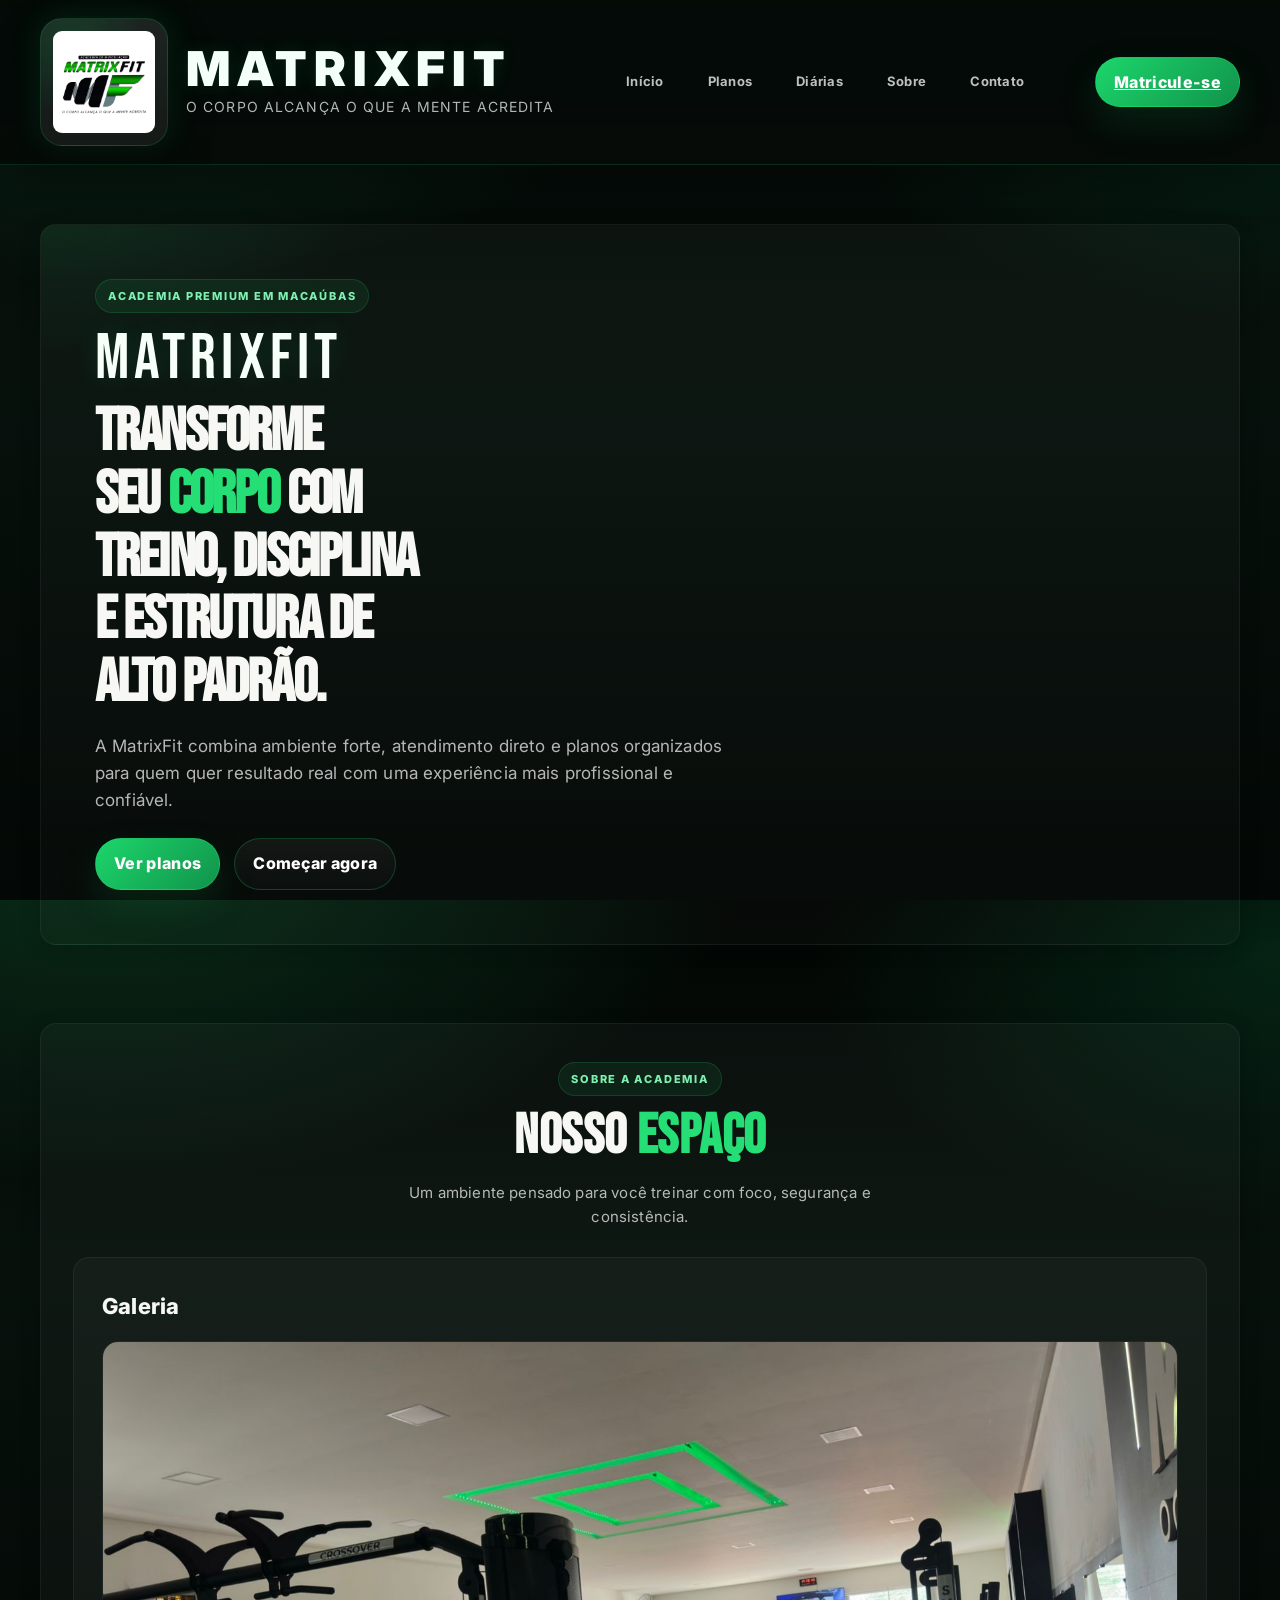
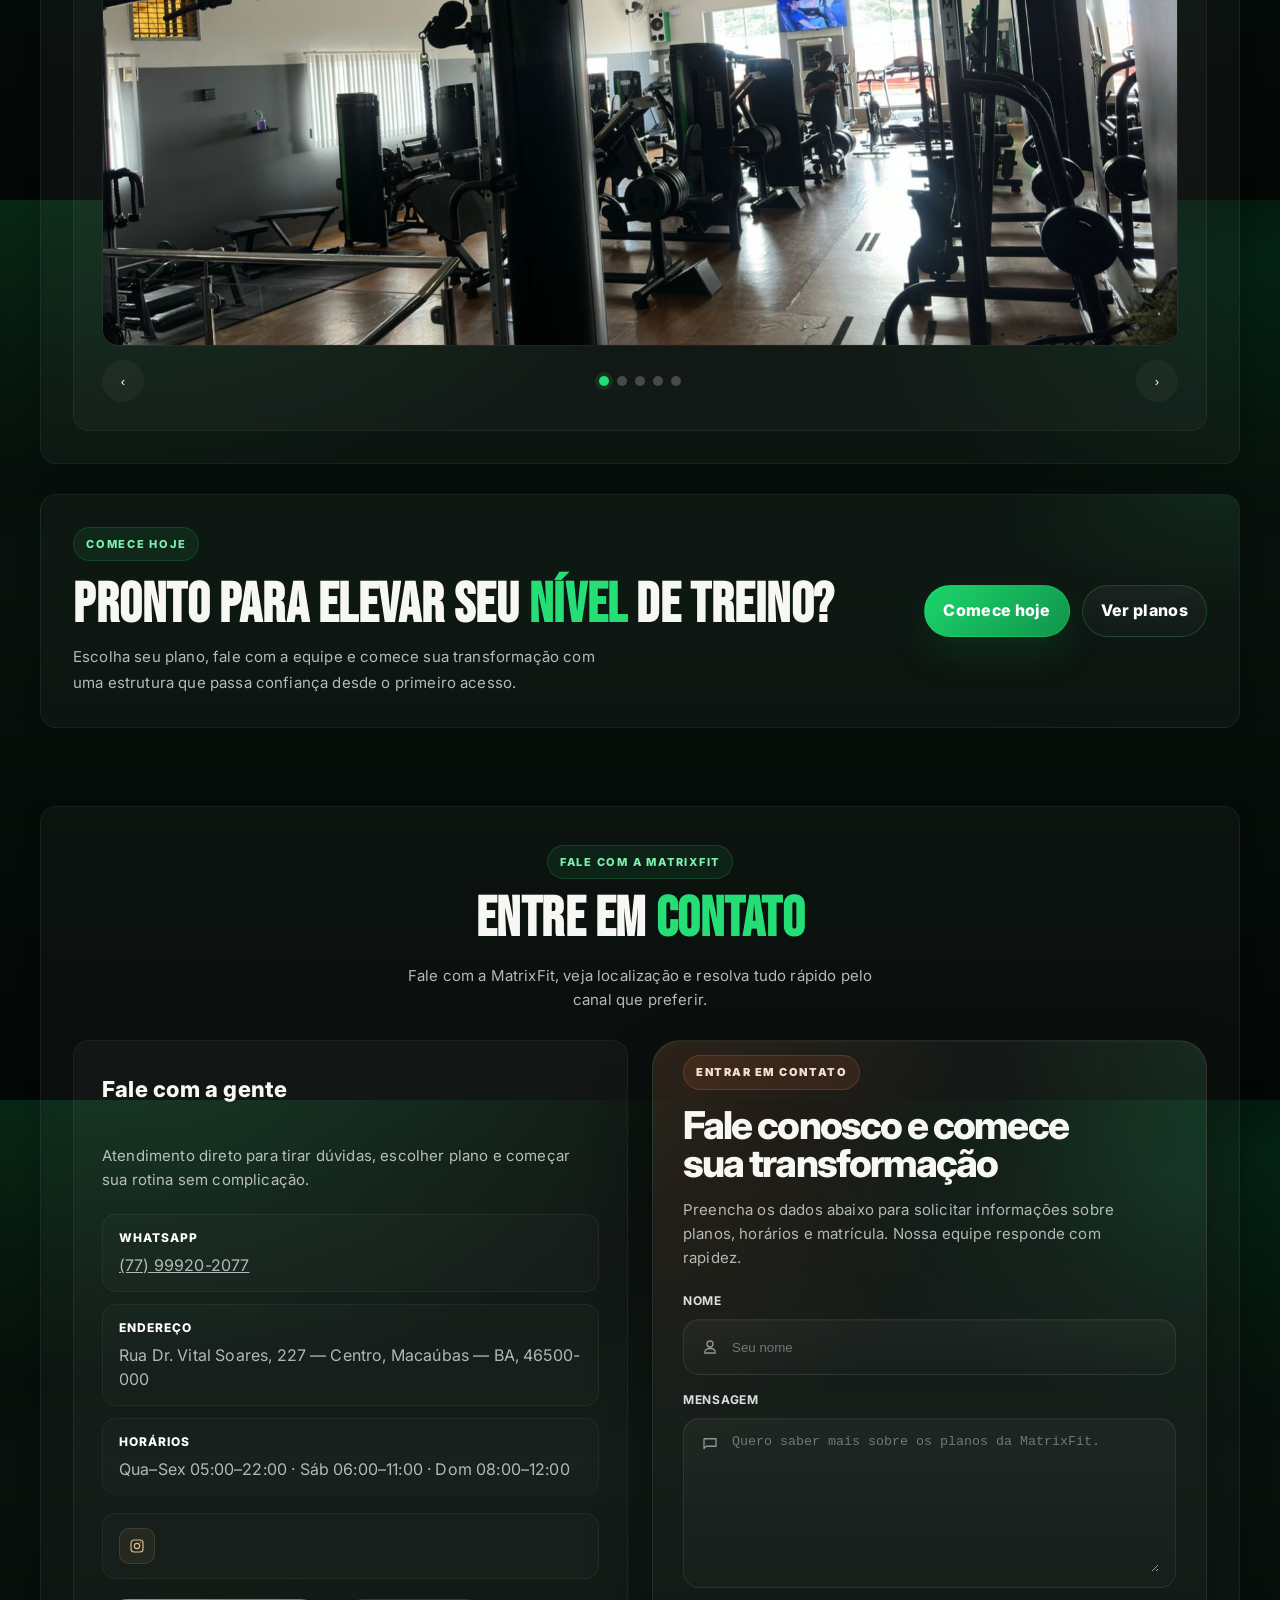
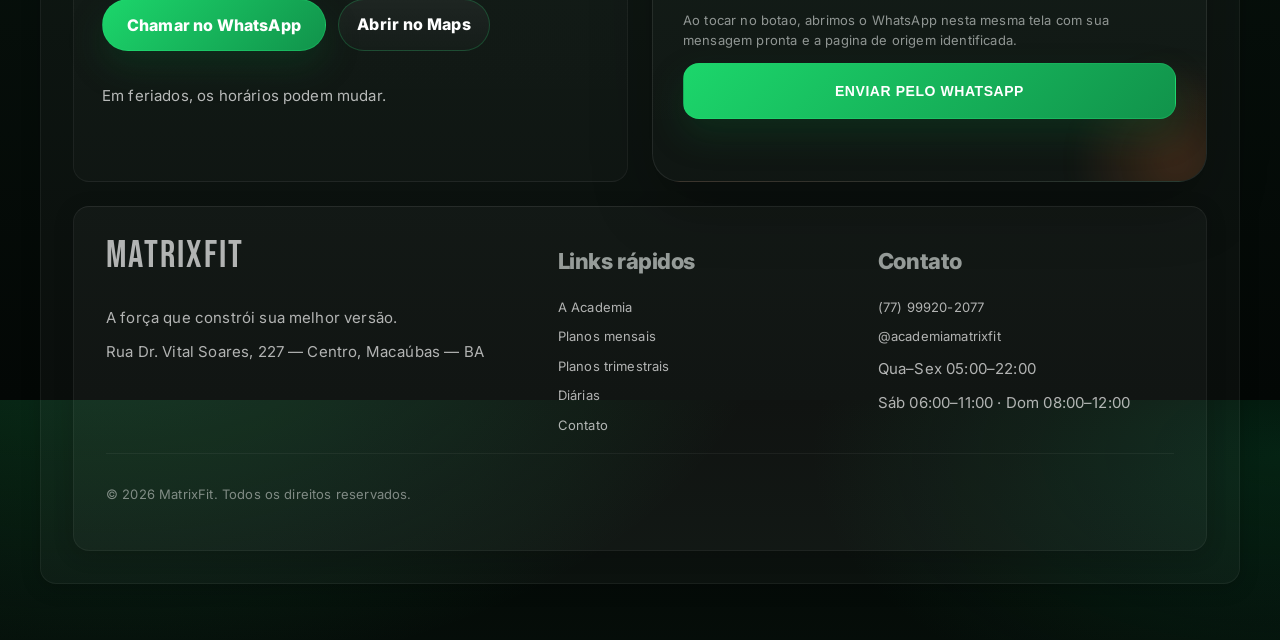
<file: index.html>
<!doctype html>
<html lang="pt-BR">
  <head>
    <meta charset="UTF-8" />
    <meta name="viewport" content="width=device-width, initial-scale=1" />
    <meta name="theme-color" content="#0b0f0d" />
    <title>MatrixFit — Academia de Musculação</title>
    <meta
      name="description"
      content="MatrixFit — academia de musculação. Conheça a academia, veja planos e diárias, e fale com a gente."
    />

    <link rel="icon" href="./assets/favicon.svg" type="image/svg+xml" />
    <link rel="shortcut icon" href="./assets/logo.png" type="image/png" />
    <link rel="apple-touch-icon" href="./assets/logo.png" />
    <link rel="stylesheet" href="./styles.css" />
    <link rel="preload" href="./assets/logo.png" as="image" />
    <script defer src="./script.js"></script>
  </head>
  <body class="page-home">
    <a class="skip-link" href="#conteudo">Pular para o conteúdo</a>

    <header class="topbar" role="banner">
      <div class="container topbar__inner">
        <div class="brand" aria-label="MatrixFit">
          <img
            class="brand__logo"
            src="./assets/logo.png"
            data-fallback="./assets/logo-placeholder.svg"
            alt="Logo MatrixFit"
            width="220"
            height="110"
            loading="eager"
            decoding="async"
          />
          <div class="brand__text">
            <p class="brand__name">MATRIXFIT</p>
            <p class="brand__tagline">O corpo alcança o que a mente acredita</p>
          </div>
        </div>

        <button class="topbar__toggle" type="button" aria-expanded="false" aria-controls="site-nav" aria-label="Abrir menu">
          <span></span>
          <span></span>
          <span></span>
        </button>

        <nav class="tabs" id="site-nav" aria-label="Navegação">
          <a class="tab" href="#conteudo">Início</a>
          <a class="tab" href="./planos.html">Planos</a>
          <a class="tab" href="./diarias.html">Diárias</a>
          <a class="tab" href="#painel-academia">Sobre</a>
          <a class="tab" href="#painel-contato">Contato</a>
        </nav>
        <a class="btn btn--topbar" href="#painel-contato">Matricule-se</a>
      </div>
    </header>

    <main id="conteudo" class="main" role="main">
      <div class="container">
        <!-- Hero principal com foco em conversão e posicionamento da marca -->
        <section class="showcase" aria-label="Apresentação da MatrixFit">
          <div class="showcase__copy">
            <p class="eyebrow">Academia premium em Macaúbas</p>
            <p class="showcase__brand">MatrixFit</p>
            <h1 class="showcase__title">TRANSFORME SEU <span class="highlight">CORPO</span> COM TREINO, DISCIPLINA E ESTRUTURA DE ALTO PADRÃO.</h1>
            <p class="showcase__text">
              A MatrixFit combina ambiente forte, atendimento direto e planos organizados para quem quer resultado real com uma experiência mais profissional e confiável.
            </p>

            <div class="showcase__actions">
              <a class="btn btn--primary" href="./planos.html">Ver planos</a>
              <a class="btn btn--ghost" href="#painel-contato">Começar agora</a>
            </div>
          </div>

        </section>

        <!-- ACADEMIA -->
        <section
          class="panel"
          id="painel-academia"
          role="tabpanel"
          aria-labelledby="tab-academia"
          tabindex="-1"
          data-panel="academia"
        >
          <div class="panel__header">
            <p class="section-kicker">Sobre a academia</p>
            <h2 class="panel__title">NOSSO <span class="highlight">ESPAÇO</span></h2>
            <p class="panel__desc">
              Um ambiente pensado para você treinar com foco, segurança e consistência.
            </p>
          </div>

          <div class="grid academy-gallery" aria-label="Galeria da academia">
            <article class="card academy-gallery__card">
              <h3 class="card__title">Galeria</h3>
              <div class="gallery gallery--pagination" aria-label="Fotos da academia">
                <figure class="gallery__item">
                    <img src="./assets/galeria/salão01.png" data-fallback="./assets/image-placeholder.svg" alt="Esteiras e equipamentos da academia" loading="lazy" decoding="async" />
                </figure>
                <figure class="gallery__item">
                    <img src="./assets/galeria/salão02.png" data-fallback="./assets/image-placeholder.svg" alt="Espaço interno da academia" loading="lazy" decoding="async" />
                </figure>
                <figure class="gallery__item">
                    <img src="./assets/galeria/salão03.png" data-fallback="./assets/image-placeholder.svg" alt="Área de musculação da academia" loading="lazy" decoding="async" />
                </figure>
                <figure class="gallery__item">
                    <img src="./assets/galeria/salão04.png" data-fallback="./assets/image-placeholder.svg" alt="Vista ampla do espaço de treino da MatrixFit" loading="lazy" decoding="async" />
                </figure>
                <figure class="gallery__item">
                    <img src="./assets/galeria/salão05.png" data-fallback="./assets/image-placeholder.svg" alt="Equipamentos e ambiente premium da MatrixFit" loading="lazy" decoding="async" />
                </figure>
              </div>
            </article>
          </div>
        </section>

        <section class="cta-band" aria-label="Chamada para ação MatrixFit">
          <div class="cta-band__copy">
            <p class="section-kicker">Comece hoje</p>
            <h2 class="cta-band__title">PRONTO PARA ELEVAR SEU <span class="highlight">NÍVEL</span> DE TREINO?</h2>
            <p class="cta-band__text">Escolha seu plano, fale com a equipe e comece sua transformação com uma estrutura que passa confiança desde o primeiro acesso.</p>
          </div>
          <div class="cta-band__actions">
            <a class="btn btn--primary" href="#painel-contato">Comece hoje</a>
            <a class="btn btn--ghost" href="./planos.html">Ver planos</a>
          </div>
        </section>

        <!-- CONTATO -->
        <section
          class="panel"
          id="painel-contato"
          role="tabpanel"
          aria-labelledby="tab-contato"
          tabindex="-1"
          data-panel="contato"
        >
          <div class="panel__header">
            <p class="section-kicker">Fale com a MatrixFit</p>
            <h2 class="panel__title">ENTRE EM <span class="highlight">CONTATO</span></h2>
            <p class="panel__desc">Fale com a MatrixFit, veja localização e resolva tudo rápido pelo canal que preferir.</p>
          </div>

          <div class="contact-layout">
            <article class="card contact-card contact-card--info">
              <h3 class="card__title">Fale com a gente</h3>
              <p class="card__text">Atendimento direto para tirar dúvidas, escolher plano e começar sua rotina sem complicação.</p>

              <div class="contact__items contact__items--stacked">
                <p><span class="label">WhatsApp</span> <a href="https://wa.me/5577999202077?text=Oi%20MatrixFit!%20Quero%20tirar%20uma%20d%C3%BAvida%20e%20saber%20mais%20sobre%20os%20planos." target="_blank" rel="noreferrer">(77) 99920-2077</a></p>
                <p><span class="label">Endereço</span> Rua Dr. Vital Soares, 227 — Centro, Macaúbas — BA, 46500-000</p>
                <p><span class="label">Horários</span> Qua–Sex 05:00–22:00 · Sáb 06:00–11:00 · Dom 08:00–12:00</p>
              </div>

              <div class="contact-social" aria-label="Instagram da MatrixFit">
                <a class="contact-social__icon" href="https://www.instagram.com/academiamatrixfit/" target="_blank" rel="noreferrer" aria-label="Instagram da MatrixFit">
                  <svg viewBox="0 0 24 24" aria-hidden="true" focusable="false">
                    <path d="M7.5 3h9A4.5 4.5 0 0 1 21 7.5v9a4.5 4.5 0 0 1-4.5 4.5h-9A4.5 4.5 0 0 1 3 16.5v-9A4.5 4.5 0 0 1 7.5 3Z" />
                    <path d="M12 8a4 4 0 1 1 0 8 4 4 0 0 1 0-8Z" />
                    <path d="M17.5 6.5h.01" />
                  </svg>
                </a>
              </div>

              <div class="contact-card__actions">
                <a class="contact__cta" href="https://wa.me/5577999202077?text=Oi%20MatrixFit!%20Quero%20tirar%20uma%20d%C3%BAvida%20e%20saber%20mais%20sobre%20os%20planos." target="_blank" rel="noreferrer">Chamar no WhatsApp</a>
                <a class="btn btn--ghost" href="https://www.google.com/maps/search/?api=1&query=Rua%20Dr.%20Vital%20Soares%2C%20227%20-%20Centro%2C%20Maca%C3%BAbas%20-%20BA%2C%2046500-000" target="_blank" rel="noreferrer">Abrir no Maps</a>
              </div>

              <p class="muted">Em feriados, os horários podem mudar.</p>
            </article>

            <article class="card contact-card contact-card--form">
              <div class="contact-form-shell">
                <p class="contact-form__eyebrow">Entrar em contato</p>
                <h3 class="card__title contact-form__title">Fale conosco e comece sua transformação</h3>
                <p class="card__text contact-form__intro">Preencha os dados abaixo para solicitar informações sobre planos, horários e matrícula. Nossa equipe responde com rapidez.</p>

                <form class="contact-form" data-contact-form novalidate>
                  <label class="field">
                    <span class="field__label">Nome</span>
                    <span class="field__control">
                      <span class="field__icon" aria-hidden="true">
                        <svg viewBox="0 0 24 24" focusable="false">
                          <path d="M12 12a4 4 0 1 0-4-4 4 4 0 0 0 4 4Zm0 2c-4.2 0-7 2.1-7 5v1h14v-1c0-2.9-2.8-5-7-5Z" />
                        </svg>
                      </span>
                      <input class="field__input" type="text" name="nome" placeholder="Seu nome" required />
                    </span>
                    <span class="field__error">Informe seu nome.</span>
                  </label>

                  <label class="field">
                    <span class="field__label">Mensagem</span>
                    <span class="field__control field__control--textarea">
                      <span class="field__icon" aria-hidden="true">
                        <svg viewBox="0 0 24 24" focusable="false">
                          <path d="M4 5h16v10H7l-3 3z" />
                        </svg>
                      </span>
                      <textarea class="field__input field__input--textarea" name="mensagem" placeholder="Quero saber mais sobre os planos da MatrixFit." required></textarea>
                    </span>
                    <span class="field__error">Escreva sua mensagem.</span>
                  </label>

                  <div class="contact-form__footer">
                    <p class="contact-form__helper">Ao tocar no botao, abrimos o WhatsApp nesta mesma tela com sua mensagem pronta e a pagina de origem identificada.</p>
                    <button class="btn btn--primary contact-form__submit" type="submit">Enviar pelo WhatsApp</button>
                    <p class="contact-form__status" role="status" aria-live="polite"></p>
                  </div>
                </form>
              </div>
            </article>
          </div>

          <footer class="footer footer--site" role="contentinfo">
            <div class="footer__grid">
              <div class="footer__column">
                <p class="footer__brand">MATRIXFIT</p>
                <p class="footer__text">A força que constrói sua melhor versão.</p>
                <p class="footer__text">Rua Dr. Vital Soares, 227 — Centro, Macaúbas — BA</p>
              </div>

              <div class="footer__column">
                <h3 class="footer__title">Links rápidos</h3>
                <a href="#painel-academia">A Academia</a>
                <a href="./planos.html">Planos mensais</a>
                <a href="./trimestrais.html">Planos trimestrais</a>
                <a href="./diarias.html">Diárias</a>
                <a href="#painel-contato">Contato</a>
              </div>

              <div class="footer__column">
                <h3 class="footer__title">Contato</h3>
                <a href="tel:+5577999202077">(77) 99920-2077</a>
                <a href="https://www.instagram.com/academiamatrixfit/" target="_blank" rel="noreferrer">@academiamatrixfit</a>
                <p class="footer__text">Qua–Sex 05:00–22:00</p>
                <p class="footer__text">Sáb 06:00–11:00 · Dom 08:00–12:00</p>
              </div>
            </div>

            <div class="footer__bottom">
              <p>© <span id="ano"></span> MatrixFit. Todos os direitos reservados.</p>
            </div>
          </footer>
        </section>
      </div>
    </main>

    <noscript>
      <div class="noscript container">
        <p>Seu navegador está com JavaScript desativado. As seções aparecem todas abaixo, sem o modo “abas”.</p>
      </div>
    </noscript>
  </body>
</html>
</file>
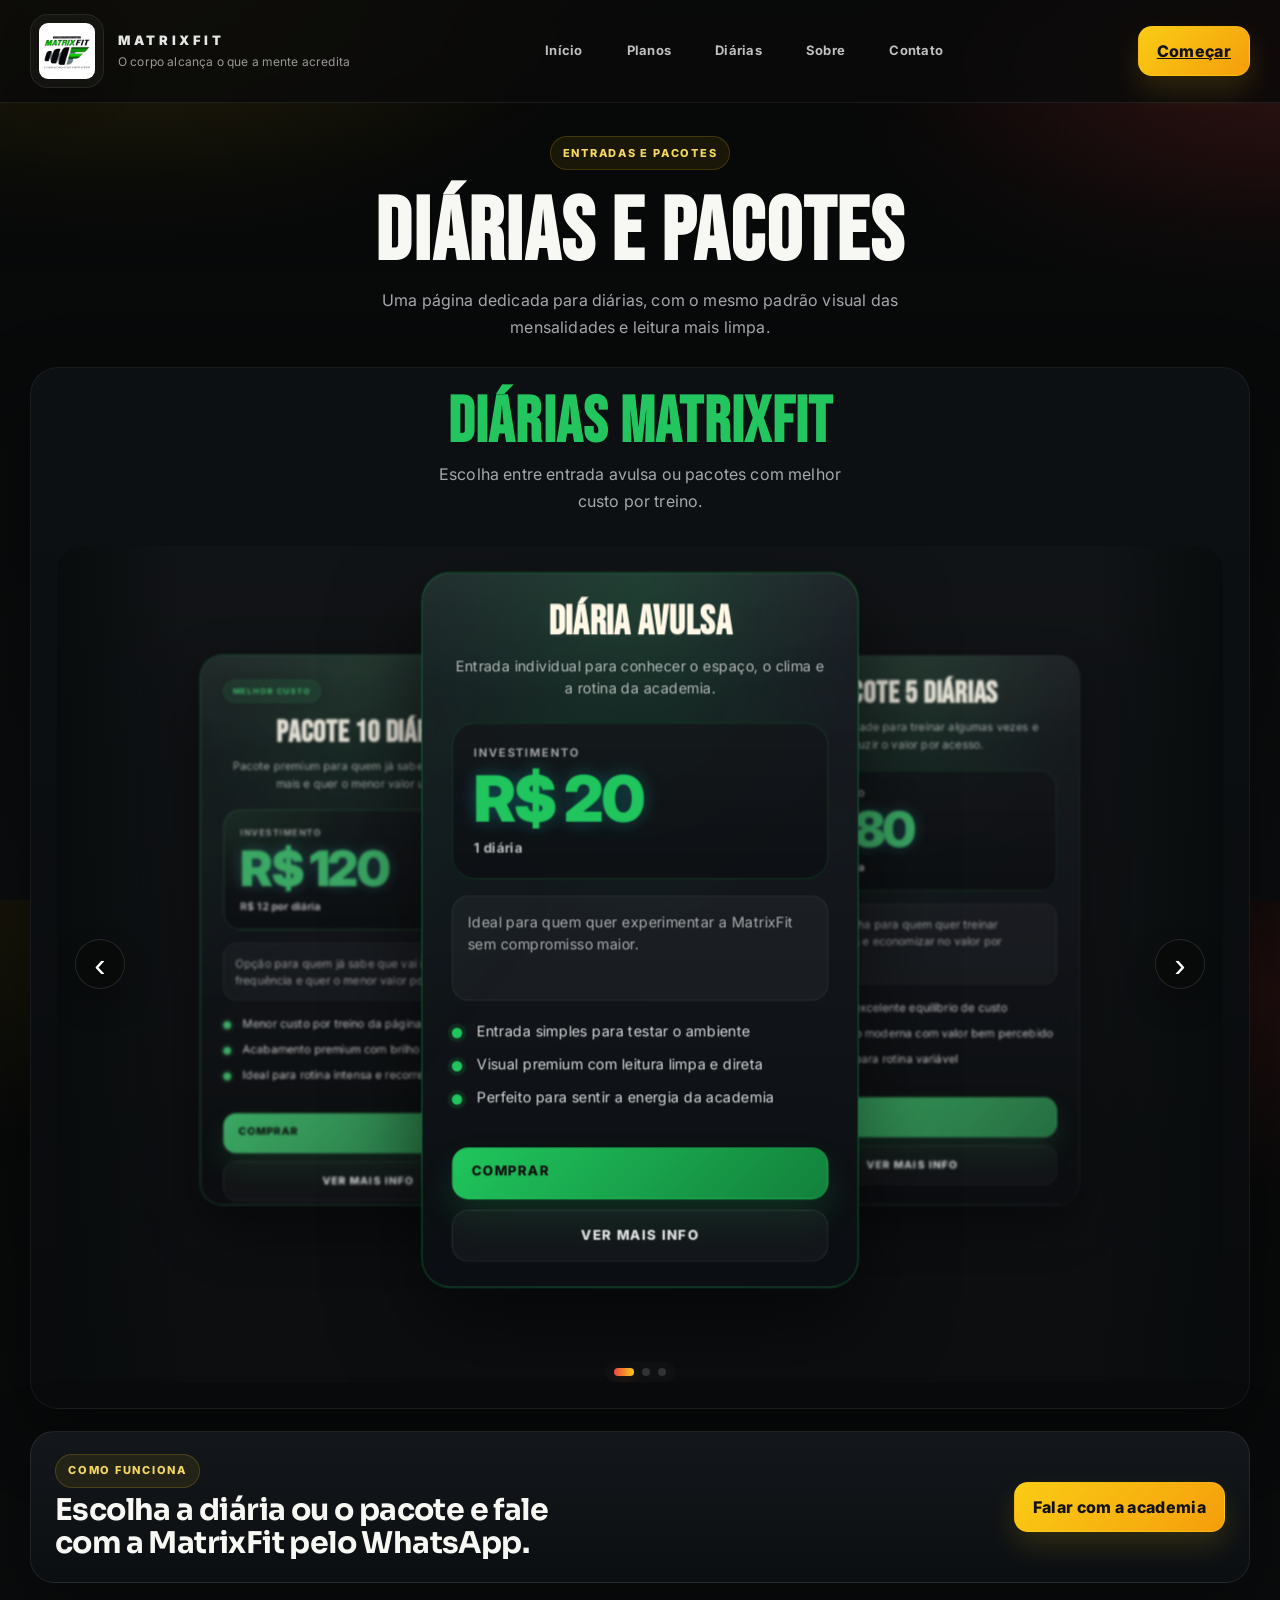
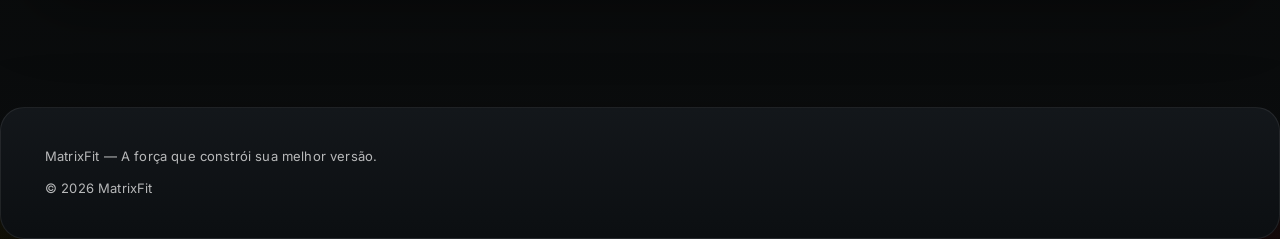
<file: diarias.html>
<!doctype html>
<html lang="pt-BR">
  <head>
    <meta charset="UTF-8" />
    <meta name="viewport" content="width=device-width, initial-scale=1" />
    <meta name="theme-color" content="#0b0f0d" />
    <title>MatrixFit — Diárias e Pacotes</title>
    <meta
      name="description"
      content="MatrixFit — diárias e pacotes com visual premium e detalhes verdes."
    />

    <link rel="icon" href="./assets/favicon.svg" type="image/svg+xml" />
    <link rel="shortcut icon" href="./assets/imagens/logo-academia.png" type="image/png" />
    <link rel="apple-touch-icon" href="./assets/imagens/logo-academia.png" />
    <link rel="stylesheet" href="./styles.css" />
    <link rel="preload" href="./assets/imagens/logo-academia.png" as="image" />
    <script defer src="./script.js"></script>
  </head>
  <body class="page-dailies">
    <a class="skip-link" href="#conteudo">Pular para o conteúdo</a>

    <header class="topbar" role="banner">
      <div class="container topbar__inner">
        <div class="brand" aria-label="MatrixFit">
          <img
            class="brand__logo"
            src="./assets/imagens/logo-academia.png"
            data-fallback="./assets/logo-placeholder.svg"
            alt="Logo MatrixFit"
            width="180"
            height="90"
            loading="eager"
            decoding="async"
          />
          <div class="brand__text">
            <p class="brand__name">MATRIXFIT</p>
            <p class="brand__tagline">O corpo alcança o que a mente acredita</p>
          </div>
        </div>

        <button class="topbar__toggle" type="button" aria-expanded="false" aria-controls="site-nav" aria-label="Abrir menu">
          <span></span>
          <span></span>
          <span></span>
        </button>

        <nav class="tabs" id="site-nav" aria-label="Navegação">
          <a class="tab" href="./index.html">Início</a>
          <a class="tab" href="./planos.html">Planos</a>
          <a class="tab" href="./diarias.html">Diárias</a>
          <a class="tab" href="./index.html#painel-academia">Sobre</a>
          <a class="tab" href="./index.html#painel-contato">Contato</a>
        </nav>
        <a class="btn btn--topbar" href="./index.html#painel-contato">Começar</a>
      </div>
    </header>

    <main id="conteudo" class="main" role="main">
      <div class="container">
        <section class="pricing-page pricing-page--cards" id="diarias">
          <div class="pricing-page__head pricing-page__head--cards">
            <p class="eyebrow">Entradas e pacotes</p>
            <h1 class="pricing-page__title pricing-page__title--cards">Diárias e pacotes</h1>
            <p class="pricing-page__text">Uma página dedicada para diárias, com o mesmo padrão visual das mensalidades e leitura mais limpa.</p>
          </div>

          <div class="plan-groups">
            <section class="plan-group plan-group--daily">
              <div class="plan-group__head">
                <h2 class="plan-group__title">Diárias MatrixFit</h2>
                <p class="plan-group__text">Escolha entre entrada avulsa ou pacotes com melhor custo por treino.</p>
              </div>

              <div class="plan-carousel">
                <button class="plan-carousel__arrow plan-carousel__arrow--prev" type="button" aria-label="Ver pacotes anteriores">
                  <span aria-hidden="true">&lsaquo;</span>
                </button>
                <div class="pricing-cards pricing-cards--variants pricing-cards--daily-slider">
                  <!-- Cards de diárias com estrutura premium sem alterar o carousel lateral -->
                  <article class="pricing-card pricing-card--clean pricing-card--daily">
                    <div class="pricing-card__badge-row">
                      <span class="pricing-card__badge pricing-card__badge--premium">Entrada rápida</span>
                      <span class="pricing-card__meta-chip">Teste MatrixFit</span>
                    </div>

                    <div class="pricing-card__hero">
                      <span class="pricing-card__icon pricing-card__icon--daily" aria-hidden="true">
                        <svg viewBox="0 0 24 24" focusable="false" aria-hidden="true">
                          <path d="M12 2.5 19 6v12l-7 3.5L5 18V6z" />
                          <path d="M10 8h4v8h-4z" />
                        </svg>
                      </span>
                      <div class="pricing-card__top">
                        <div>
                          <h2 class="pricing-card__plan">Diária Avulsa</h2>
                          <p class="pricing-card__subtitle">Entrada individual para conhecer o espaço, o clima e a rotina da academia.</p>
                        </div>
                      </div>
                    </div>

                    <div class="pricing-card__price-block">
                      <span class="pricing-card__price-label">Investimento</span>
                      <strong class="pricing-card__price">R$ 20</strong>
                      <span class="pricing-card__price-suffix">1 diária</span>
                    </div>

                    <p class="daily-card__text">Ideal para quem quer experimentar a MatrixFit sem compromisso maior.</p>

                    <ul class="pricing-card__features">
                      <li>Entrada simples para testar o ambiente</li>
                      <li>Visual premium com leitura limpa e direta</li>
                      <li>Perfeito para sentir a energia da academia</li>
                    </ul>

                    <div class="pricing-card__actions">
                      <a class="btn btn--pricing btn--pricing--daily" href="./index.html#painel-contato" data-plano="Diária Avulsa">Comprar</a>
                      <a class="btn btn--pricing-secondary" href="./index.html#painel-contato">Ver mais info</a>
                    </div>
                  </article>

                  <article class="pricing-card pricing-card--clean pricing-card--daily">
                    <div class="pricing-card__badge-row">
                      <span class="pricing-card__badge pricing-card__badge--cool">Mais pedido</span>
                      <span class="pricing-card__meta-chip">5 acessos</span>
                    </div>

                    <div class="pricing-card__hero">
                      <span class="pricing-card__icon pricing-card__icon--daily" aria-hidden="true">
                        <svg viewBox="0 0 24 24" focusable="false" aria-hidden="true">
                          <path d="M4 12h4m8 0h4M8 8v8m8-8v8M10.5 6.5h3v11h-3z" />
                        </svg>
                      </span>
                      <div class="pricing-card__top">
                        <div>
                          <h2 class="pricing-card__plan">Pacote 5 Diárias</h2>
                          <p class="pricing-card__subtitle">Mais flexibilidade para treinar algumas vezes e reduzir o valor por acesso.</p>
                        </div>
                      </div>
                    </div>

                    <div class="pricing-card__price-block">
                      <span class="pricing-card__price-label">Investimento</span>
                      <strong class="pricing-card__price">R$ 80</strong>
                      <span class="pricing-card__price-suffix">R$ 16 por diária</span>
                    </div>

                    <p class="daily-card__text">A melhor escolha para quem quer treinar algumas vezes e economizar no valor por entrada.</p>

                    <ul class="pricing-card__features">
                      <li>Pacote com excelente equilíbrio de custo</li>
                      <li>Apresentação moderna com valor bem percebido</li>
                      <li>Boa escolha para rotina variável</li>
                    </ul>

                    <div class="pricing-card__actions">
                      <a class="btn btn--pricing btn--pricing--daily" href="./index.html#painel-contato" data-plano="Pacote 5 Diárias">Comprar</a>
                      <a class="btn btn--pricing-secondary" href="./index.html#painel-contato">Ver mais info</a>
                    </div>
                  </article>

                  <article class="pricing-card pricing-card--clean pricing-card--daily pricing-card--featured">
                    <div class="pricing-card__badge-row">
                      <span class="pricing-card__badge pricing-card__badge--sun">Melhor custo</span>
                      <span class="pricing-card__meta-chip">10 acessos</span>
                    </div>

                    <div class="pricing-card__hero">
                      <span class="pricing-card__icon pricing-card__icon--daily" aria-hidden="true">
                        <svg viewBox="0 0 24 24" focusable="false" aria-hidden="true">
                          <path d="M13 2 5 13h5l-1 9 8-11h-5z" />
                        </svg>
                      </span>
                      <div class="pricing-card__top">
                        <div>
                          <h2 class="pricing-card__plan">Pacote 10 Diárias</h2>
                          <p class="pricing-card__subtitle">Pacote premium para quem já sabe que vai treinar mais e quer o menor valor unitário.</p>
                        </div>
                      </div>
                    </div>

                    <div class="pricing-card__price-block">
                      <span class="pricing-card__price-label">Investimento</span>
                      <strong class="pricing-card__price">R$ 120</strong>
                      <span class="pricing-card__price-suffix">R$ 12 por diária</span>
                    </div>

                    <p class="daily-card__text">Opção para quem já sabe que vai usar com mais frequência e quer o menor valor por diária.</p>

                    <ul class="pricing-card__features">
                      <li>Menor custo por treino da página</li>
                      <li>Acabamento premium com brilho dourado</li>
                      <li>Ideal para rotina intensa e recorrente</li>
                    </ul>

                    <div class="pricing-card__actions">
                      <a class="btn btn--pricing btn--pricing--daily" href="./index.html#painel-contato" data-plano="Pacote 10 Diárias">Comprar</a>
                      <a class="btn btn--pricing-secondary" href="./index.html#painel-contato">Ver mais info</a>
                    </div>
                  </article>
                </div>
                <button class="plan-carousel__arrow plan-carousel__arrow--next" type="button" aria-label="Ver próximos pacotes">
                  <span aria-hidden="true">&rsaquo;</span>
                </button>
              </div>
            </section>
          </div>

          <div class="pricing-banner pricing-banner--daily">
            <div>
              <p class="pricing-banner__eyebrow">Como funciona</p>
              <h2 class="pricing-banner__title">Escolha a diária ou o pacote e fale com a MatrixFit pelo WhatsApp.</h2>
            </div>
            <a class="btn btn--primary" href="./index.html#painel-contato">Falar com a academia</a>
          </div>
        </section>
      </div>
    </main>

    <footer class="footer">
      <div class="container footer__inner">
        <p>MatrixFit — A força que constrói sua melhor versão.</p>
        <p>© <span id="ano"></span> MatrixFit</p>
      </div>
    </footer>
  </body>
</html>
</file>
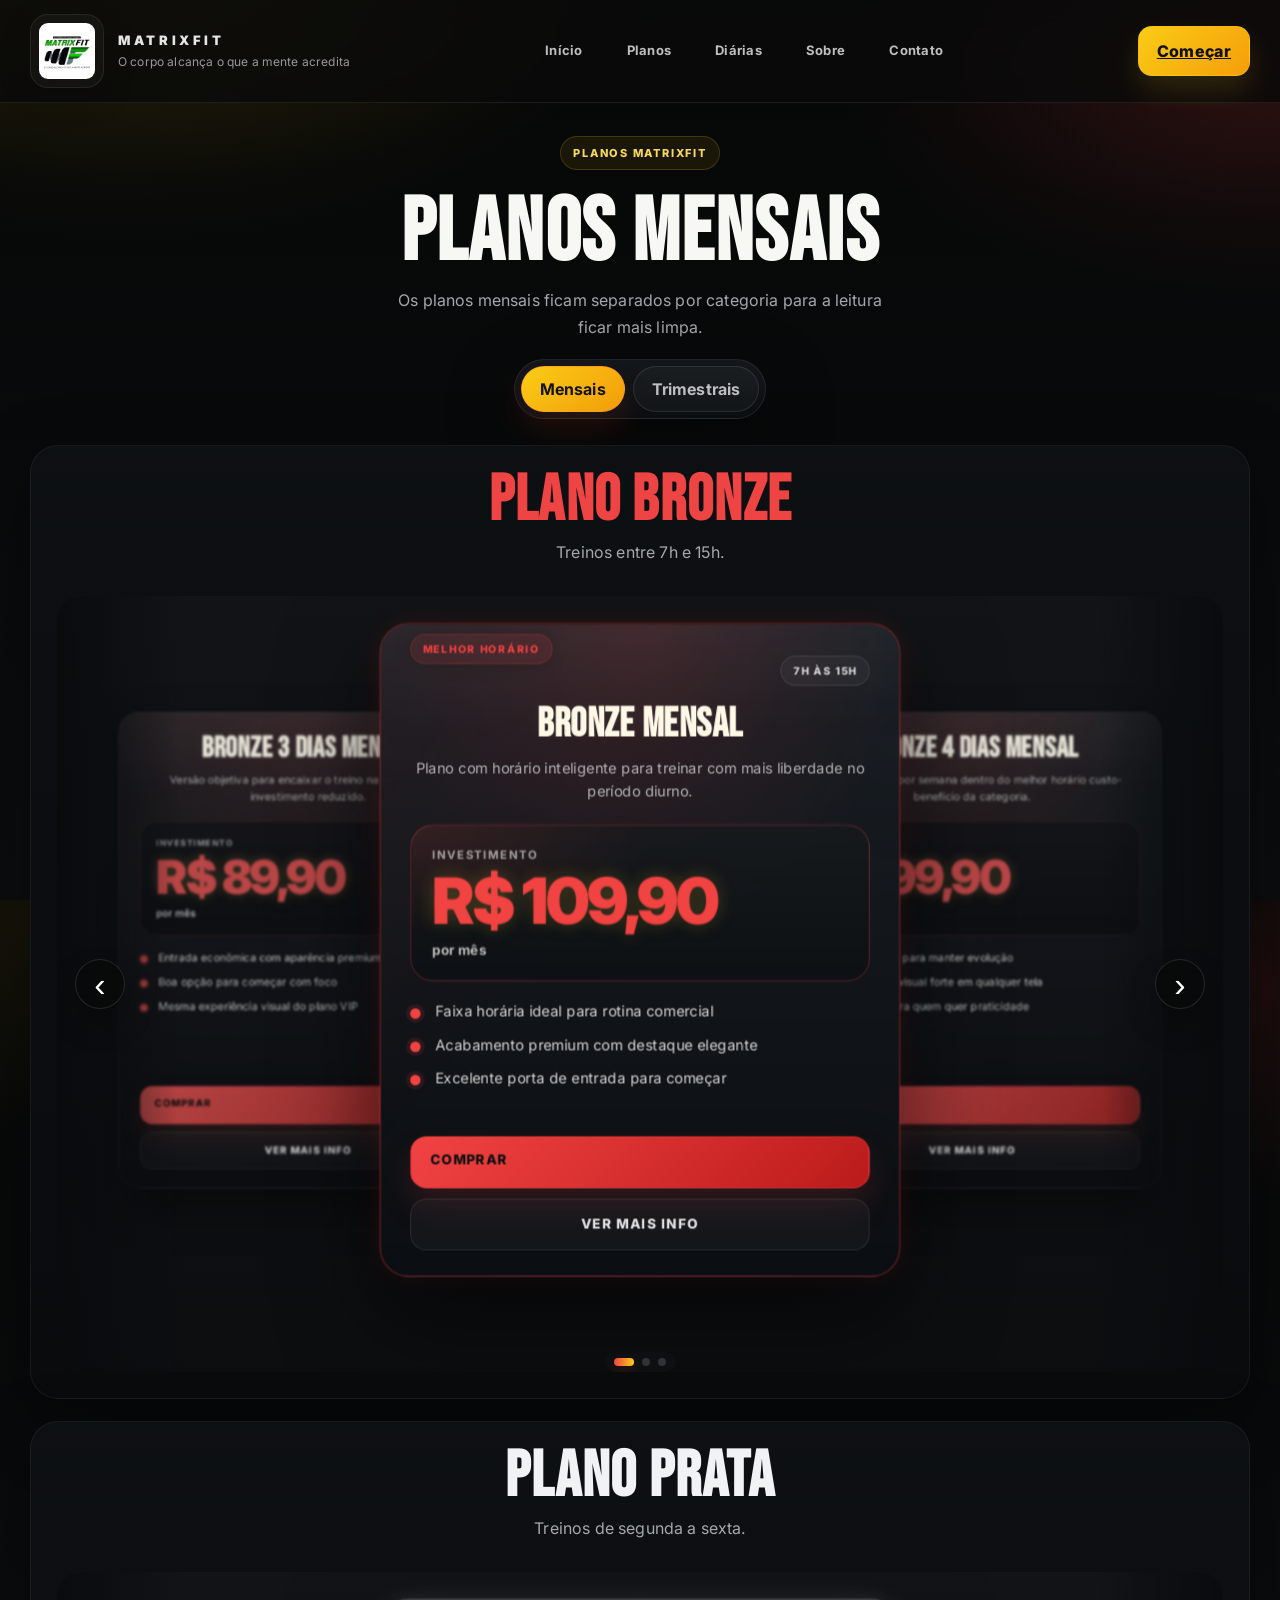
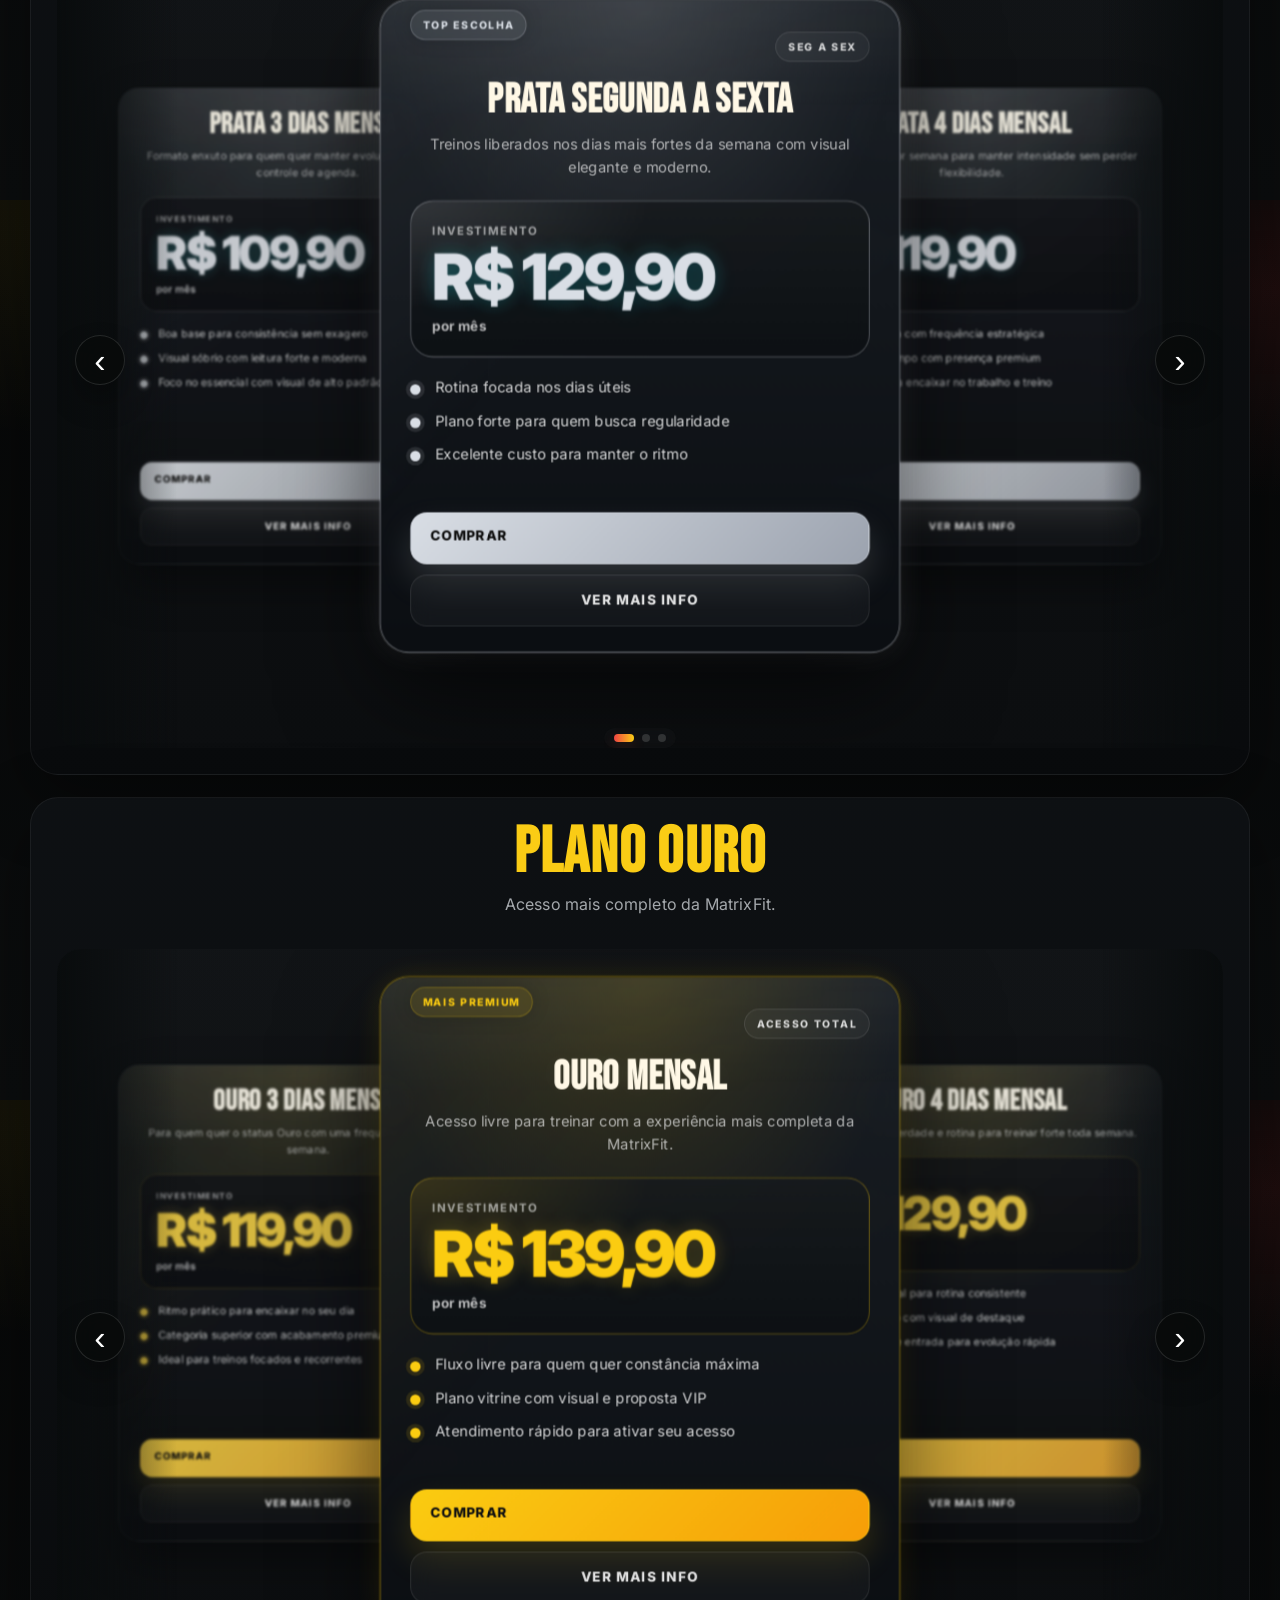
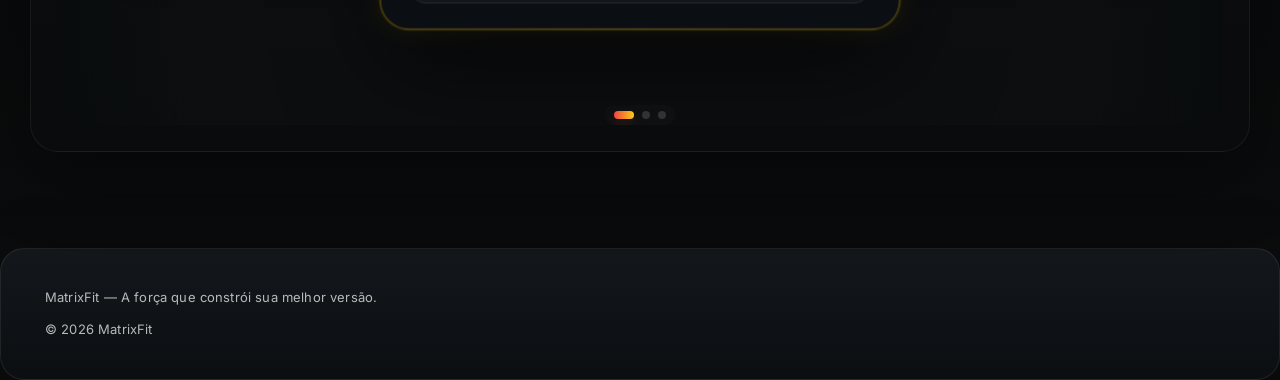
<file: planos.html>
<!doctype html>
<html lang="pt-BR">
  <head>
    <meta charset="UTF-8" />
    <meta name="viewport" content="width=device-width, initial-scale=1" />
    <meta name="theme-color" content="#0b0f0d" />
    <title>MatrixFit — Planos Mensais</title>
    <meta
      name="description"
      content="MatrixFit — planos mensais com visual premium, categorias Ouro, Prata e Bronze."
    />

    <link rel="icon" href="./assets/favicon.svg" type="image/svg+xml" />
    <link rel="shortcut icon" href="./assets/imagens/logo-academia.png" type="image/png" />
    <link rel="apple-touch-icon" href="./assets/imagens/logo-academia.png" />
    <link rel="stylesheet" href="./styles.css" />
    <link rel="preload" href="./assets/imagens/logo-academia.png" as="image" />
    <script defer src="./script.js"></script>
  </head>
  <body class="page-pricing">
    <a class="skip-link" href="#conteudo">Pular para o conteúdo</a>

    <header class="topbar" role="banner">
      <div class="container topbar__inner">
        <div class="brand" aria-label="MatrixFit">
          <img
            class="brand__logo"
            src="./assets/imagens/logo-academia.png"
            data-fallback="./assets/logo-placeholder.svg"
            alt="Logo MatrixFit"
            width="180"
            height="90"
            loading="eager"
            decoding="async"
          />
          <div class="brand__text">
            <p class="brand__name">MATRIXFIT</p>
            <p class="brand__tagline">O corpo alcança o que a mente acredita</p>
          </div>
        </div>

        <button class="topbar__toggle" type="button" aria-expanded="false" aria-controls="site-nav" aria-label="Abrir menu">
          <span></span>
          <span></span>
          <span></span>
        </button>

        <nav class="tabs" id="site-nav" aria-label="Navegação">
          <a class="tab" href="./index.html">Início</a>
          <a class="tab" href="#planos">Planos</a>
          <a class="tab" href="./diarias.html">Diárias</a>
          <a class="tab" href="./index.html#painel-academia">Sobre</a>
          <a class="tab" href="./index.html#painel-contato">Contato</a>
        </nav>
        <a class="btn btn--topbar" href="./index.html#painel-contato">Começar</a>
      </div>
    </header>

    <main id="conteudo" class="main" role="main">
      <div class="container">
        <section class="pricing-page pricing-page--cards" id="planos">
          <div class="pricing-page__head pricing-page__head--cards">
            <p class="eyebrow eyebrow--warm">Planos MatrixFit</p>
            <h1 class="pricing-page__title pricing-page__title--cards">Planos mensais</h1>
            <p class="pricing-page__text">Os planos mensais ficam separados por categoria para a leitura ficar mais limpa.</p>
            <div class="pricing-page__switch" aria-label="Tipos de planos">
              <a class="pricing-page__switch-link is-active" href="./planos.html" aria-current="page">Mensais</a>
              <a class="pricing-page__switch-link" href="./trimestrais.html">Trimestrais</a>
            </div>
          </div>

          <div class="plan-groups">
            <section class="plan-group plan-group--bronze">
              <div class="plan-group__head">
                <h2 class="plan-group__title">Plano Bronze</h2>
                <p class="plan-group__text">Treinos entre 7h e 15h.</p>
              </div>
              <div class="plan-carousel">
                <button class="plan-carousel__arrow plan-carousel__arrow--prev" type="button" aria-label="Ver planos anteriores">
                  <span aria-hidden="true">&lsaquo;</span>
                </button>
                <div class="pricing-cards pricing-cards--matrix pricing-cards--variants">
                  <article class="pricing-card pricing-card--clean pricing-card--bronze pricing-card--featured">
                    <div class="pricing-card__badge-row">
                      <span class="pricing-card__badge pricing-card__badge--sun">Melhor horário</span>
                      <span class="pricing-card__meta-chip">7h às 15h</span>
                    </div>

                    <div class="pricing-card__hero">
                      <span class="pricing-card__icon pricing-card__icon--bronze" aria-hidden="true">
                        <svg viewBox="0 0 24 24" focusable="false" aria-hidden="true">
                          <path d="M13 2 5 13h5l-1 9 8-11h-5z" />
                        </svg>
                      </span>
                      <div class="pricing-card__top">
                        <div>
                          <h3 class="pricing-card__plan">Bronze Mensal</h3>
                          <p class="pricing-card__subtitle">Plano com horário inteligente para treinar com mais liberdade no período diurno.</p>
                        </div>
                      </div>
                    </div>

                    <div class="pricing-card__price-block">
                      <span class="pricing-card__price-label">Investimento</span>
                      <strong class="pricing-card__price">R$ 109,90</strong>
                      <span class="pricing-card__price-suffix">por mês</span>
                    </div>

                    <ul class="pricing-card__features">
                      <li>Faixa horária ideal para rotina comercial</li>
                      <li>Acabamento premium com destaque elegante</li>
                      <li>Excelente porta de entrada para começar</li>
                    </ul>

                    <div class="pricing-card__actions">
                      <a class="btn btn--pricing btn--pricing--bronze" href="./index.html#painel-contato" data-plano="Bronze Mensal">Comprar</a>
                      <a class="btn btn--pricing-secondary" href="./index.html#painel-contato">Ver mais info</a>
                    </div>
                  </article>

                  <article class="pricing-card pricing-card--clean pricing-card--bronze">
                    <div class="pricing-card__badge-row">
                      <span class="pricing-card__badge">Ritmo diário</span>
                      <span class="pricing-card__meta-chip">4x semana</span>
                    </div>

                    <div class="pricing-card__hero">
                      <span class="pricing-card__icon pricing-card__icon--bronze" aria-hidden="true">
                        <svg viewBox="0 0 24 24" focusable="false" aria-hidden="true">
                          <path d="M4 12h4m8 0h4M8 8v8m8-8v8M10.5 6.5h3v11h-3z" />
                        </svg>
                      </span>
                      <div class="pricing-card__top">
                        <div>
                          <h3 class="pricing-card__plan">Bronze 4 Dias Mensal</h3>
                          <p class="pricing-card__subtitle">Quatro treinos por semana dentro do melhor horário custo-benefício da categoria.</p>
                        </div>
                      </div>
                    </div>

                    <div class="pricing-card__price-block">
                      <span class="pricing-card__price-label">Investimento</span>
                      <strong class="pricing-card__price">R$ 99,90</strong>
                      <span class="pricing-card__price-suffix">por mês</span>
                    </div>

                    <ul class="pricing-card__features">
                      <li>Boa frequência para manter evolução</li>
                      <li>Leitura clara e visual forte em qualquer tela</li>
                      <li>Plano direto para quem quer praticidade</li>
                    </ul>

                    <div class="pricing-card__actions">
                      <a class="btn btn--pricing btn--pricing--bronze" href="./index.html#painel-contato" data-plano="Bronze 4 Dias Mensal">Comprar</a>
                      <a class="btn btn--pricing-secondary" href="./index.html#painel-contato">Ver mais info</a>
                    </div>
                  </article>

                  <article class="pricing-card pricing-card--clean pricing-card--bronze">
                    <div class="pricing-card__badge-row">
                      <span class="pricing-card__badge">Mais acessível</span>
                      <span class="pricing-card__meta-chip">3x semana</span>
                    </div>

                    <div class="pricing-card__hero">
                      <span class="pricing-card__icon pricing-card__icon--bronze" aria-hidden="true">
                        <svg viewBox="0 0 24 24" focusable="false" aria-hidden="true">
                          <path d="M12 3 20 8v8l-8 5-8-5V8z" />
                          <path d="M12 7.5 9.5 12 12 16.5 14.5 12z" />
                        </svg>
                      </span>
                      <div class="pricing-card__top">
                        <div>
                          <h3 class="pricing-card__plan">Bronze 3 Dias Mensal</h3>
                          <p class="pricing-card__subtitle">Versão objetiva para encaixar o treino na semana com investimento reduzido.</p>
                        </div>
                      </div>
                    </div>

                    <div class="pricing-card__price-block">
                      <span class="pricing-card__price-label">Investimento</span>
                      <strong class="pricing-card__price">R$ 89,90</strong>
                      <span class="pricing-card__price-suffix">por mês</span>
                    </div>

                    <ul class="pricing-card__features">
                      <li>Entrada econômica com aparência premium</li>
                      <li>Boa opção para começar com foco</li>
                      <li>Mesma experiência visual do plano VIP</li>
                    </ul>

                    <div class="pricing-card__actions">
                      <a class="btn btn--pricing btn--pricing--bronze" href="./index.html#painel-contato" data-plano="Bronze 3 Dias Mensal">Comprar</a>
                      <a class="btn btn--pricing-secondary" href="./index.html#painel-contato">Ver mais info</a>
                    </div>
                  </article>
                </div>
                <button class="plan-carousel__arrow plan-carousel__arrow--next" type="button" aria-label="Ver próximos planos">
                  <span aria-hidden="true">&rsaquo;</span>
                </button>
              </div>
            </section>

            <section class="plan-group plan-group--silver">
              <div class="plan-group__head">
                <h2 class="plan-group__title">Plano Prata</h2>
                <p class="plan-group__text">Treinos de segunda a sexta.</p>
              </div>
              <div class="plan-carousel">
                <button class="plan-carousel__arrow plan-carousel__arrow--prev" type="button" aria-label="Ver planos anteriores">
                  <span aria-hidden="true">&lsaquo;</span>
                </button>
                <div class="pricing-cards pricing-cards--matrix pricing-cards--variants">
                  <article class="pricing-card pricing-card--clean pricing-card--prata pricing-card--featured">
                    <div class="pricing-card__badge-row">
                      <span class="pricing-card__badge pricing-card__badge--cool">Top escolha</span>
                      <span class="pricing-card__meta-chip">Seg a sex</span>
                    </div>

                    <div class="pricing-card__hero">
                      <span class="pricing-card__icon pricing-card__icon--silver" aria-hidden="true">
                        <svg viewBox="0 0 24 24" focusable="false" aria-hidden="true">
                          <path d="M12 2.5 19 6v12l-7 3.5L5 18V6z" />
                          <path d="M12 6.5 9 12l3 1.8 3-1.8z" />
                        </svg>
                      </span>
                      <div class="pricing-card__top">
                        <div>
                          <h3 class="pricing-card__plan">Prata Segunda a Sexta</h3>
                          <p class="pricing-card__subtitle">Treinos liberados nos dias mais fortes da semana com visual elegante e moderno.</p>
                        </div>
                      </div>
                    </div>

                    <div class="pricing-card__price-block">
                      <span class="pricing-card__price-label">Investimento</span>
                      <strong class="pricing-card__price">R$ 129,90</strong>
                      <span class="pricing-card__price-suffix">por mês</span>
                    </div>

                    <ul class="pricing-card__features">
                      <li>Rotina focada nos dias úteis</li>
                      <li>Plano forte para quem busca regularidade</li>
                      <li>Excelente custo para manter o ritmo</li>
                    </ul>

                    <div class="pricing-card__actions">
                      <a class="btn btn--pricing btn--pricing--accent" href="./index.html#painel-contato" data-plano="Prata Segunda a Sexta">Comprar</a>
                      <a class="btn btn--pricing-secondary" href="./index.html#painel-contato">Ver mais info</a>
                    </div>
                  </article>

                  <article class="pricing-card pricing-card--clean pricing-card--prata">
                    <div class="pricing-card__badge-row">
                      <span class="pricing-card__badge">Rotina forte</span>
                      <span class="pricing-card__meta-chip">4x semana</span>
                    </div>

                    <div class="pricing-card__hero">
                      <span class="pricing-card__icon pricing-card__icon--silver" aria-hidden="true">
                        <svg viewBox="0 0 24 24" focusable="false" aria-hidden="true">
                          <path d="M4 12h4m8 0h4M7.5 8v8m9-8v8M10 6.5h4v11h-4z" />
                        </svg>
                      </span>
                      <div class="pricing-card__top">
                        <div>
                          <h3 class="pricing-card__plan">Prata 4 Dias Mensal</h3>
                          <p class="pricing-card__subtitle">Quatro sessões por semana para manter intensidade sem perder flexibilidade.</p>
                        </div>
                      </div>
                    </div>

                    <div class="pricing-card__price-block">
                      <span class="pricing-card__price-label">Investimento</span>
                      <strong class="pricing-card__price">R$ 119,90</strong>
                      <span class="pricing-card__price-suffix">por mês</span>
                    </div>

                    <ul class="pricing-card__features">
                      <li>Agenda prática com frequência estratégica</li>
                      <li>Acabamento limpo com presença premium</li>
                      <li>Boa opção para encaixar no trabalho e treino</li>
                    </ul>

                    <div class="pricing-card__actions">
                      <a class="btn btn--pricing btn--pricing--accent" href="./index.html#painel-contato" data-plano="Prata 4 Dias Mensal">Comprar</a>
                      <a class="btn btn--pricing-secondary" href="./index.html#painel-contato">Ver mais info</a>
                    </div>
                  </article>

                  <article class="pricing-card pricing-card--clean pricing-card--prata">
                    <div class="pricing-card__badge-row">
                      <span class="pricing-card__badge">Entrada clean</span>
                      <span class="pricing-card__meta-chip">3x semana</span>
                    </div>

                    <div class="pricing-card__hero">
                      <span class="pricing-card__icon pricing-card__icon--silver" aria-hidden="true">
                        <svg viewBox="0 0 24 24" focusable="false" aria-hidden="true">
                          <path d="M12 3 20 8v8l-8 5-8-5V8z" />
                        </svg>
                      </span>
                      <div class="pricing-card__top">
                        <div>
                          <h3 class="pricing-card__plan">Prata 3 Dias Mensal</h3>
                          <p class="pricing-card__subtitle">Formato enxuto para quem quer manter evolução semanal com controle de agenda.</p>
                        </div>
                      </div>
                    </div>

                    <div class="pricing-card__price-block">
                      <span class="pricing-card__price-label">Investimento</span>
                      <strong class="pricing-card__price">R$ 109,90</strong>
                      <span class="pricing-card__price-suffix">por mês</span>
                    </div>

                    <ul class="pricing-card__features">
                      <li>Boa base para consistência sem exagero</li>
                      <li>Visual sóbrio com leitura forte e moderna</li>
                      <li>Foco no essencial com visual de alto padrão</li>
                    </ul>

                    <div class="pricing-card__actions">
                      <a class="btn btn--pricing btn--pricing--accent" href="./index.html#painel-contato" data-plano="Prata 3 Dias Mensal">Comprar</a>
                      <a class="btn btn--pricing-secondary" href="./index.html#painel-contato">Ver mais info</a>
                    </div>
                  </article>
                </div>
                <button class="plan-carousel__arrow plan-carousel__arrow--next" type="button" aria-label="Ver próximos planos">
                  <span aria-hidden="true">&rsaquo;</span>
                </button>
              </div>
            </section>

            <section class="plan-group plan-group--gold">
              <div class="plan-group__head">
                <h2 class="plan-group__title">Plano Ouro</h2>
                <p class="plan-group__text">Acesso mais completo da MatrixFit.</p>
              </div>
              <div class="plan-carousel">
                <button class="plan-carousel__arrow plan-carousel__arrow--prev" type="button" aria-label="Ver planos anteriores">
                  <span aria-hidden="true">&lsaquo;</span>
                </button>
                <div class="pricing-cards pricing-cards--matrix pricing-cards--variants">
                  <!-- Card premium: badge, ícone, preço, benefícios e ações -->
                  <article class="pricing-card pricing-card--clean pricing-card--golden pricing-card--featured">
                    <div class="pricing-card__badge-row">
                      <span class="pricing-card__badge pricing-card__badge--premium">Mais premium</span>
                      <span class="pricing-card__meta-chip">Acesso total</span>
                    </div>

                    <div class="pricing-card__hero">
                      <span class="pricing-card__icon pricing-card__icon--gold" aria-hidden="true">
                        <svg viewBox="0 0 24 24" focusable="false" aria-hidden="true">
                          <path d="M12 2.5 14.7 8l6 .6-4.5 4 1.4 6-5.6-3.2-5.6 3.2 1.4-6-4.5-4 6-.6Z" />
                        </svg>
                      </span>
                      <div class="pricing-card__top">
                        <div>
                          <h3 class="pricing-card__plan">Ouro Mensal</h3>
                          <p class="pricing-card__subtitle">Acesso livre para treinar com a experiência mais completa da MatrixFit.</p>
                        </div>
                      </div>
                    </div>

                    <div class="pricing-card__price-block">
                      <span class="pricing-card__price-label">Investimento</span>
                      <strong class="pricing-card__price">R$ 139,90</strong>
                      <span class="pricing-card__price-suffix">por mês</span>
                    </div>

                    <ul class="pricing-card__features">
                      <li>Fluxo livre para quem quer constância máxima</li>
                      <li>Plano vitrine com visual e proposta VIP</li>
                      <li>Atendimento rápido para ativar seu acesso</li>
                    </ul>

                    <div class="pricing-card__actions">
                      <a class="btn btn--pricing btn--pricing--gold" href="./index.html#painel-contato" data-plano="Ouro Mensal">Comprar</a>
                      <a class="btn btn--pricing-secondary" href="./index.html#painel-contato">Ver mais info</a>
                    </div>
                  </article>

                  <article class="pricing-card pricing-card--clean pricing-card--golden">
                    <div class="pricing-card__badge-row">
                      <span class="pricing-card__badge">Escolha smart</span>
                      <span class="pricing-card__meta-chip">4x semana</span>
                    </div>

                    <div class="pricing-card__hero">
                      <span class="pricing-card__icon pricing-card__icon--gold" aria-hidden="true">
                        <svg viewBox="0 0 24 24" focusable="false" aria-hidden="true">
                          <path d="M4 12h4m8 0h4M8 9v6m8-6v6M6.5 7.5h3v9h-3zm8 0h3v9h-3z" />
                        </svg>
                      </span>
                      <div class="pricing-card__top">
                        <div>
                          <h3 class="pricing-card__plan">Ouro 4 Dias Mensal</h3>
                          <p class="pricing-card__subtitle">Equilíbrio entre liberdade e rotina para treinar forte toda semana.</p>
                        </div>
                      </div>
                    </div>

                    <div class="pricing-card__price-block">
                      <span class="pricing-card__price-label">Investimento</span>
                      <strong class="pricing-card__price">R$ 129,90</strong>
                      <span class="pricing-card__price-suffix">por mês</span>
                    </div>

                    <ul class="pricing-card__features">
                      <li>Frequência ideal para rotina consistente</li>
                      <li>Categoria Ouro com visual de destaque</li>
                      <li>Ótimo ponto de entrada para evolução rápida</li>
                    </ul>

                    <div class="pricing-card__actions">
                      <a class="btn btn--pricing btn--pricing--gold" href="./index.html#painel-contato" data-plano="Ouro 4 Dias Mensal">Comprar</a>
                      <a class="btn btn--pricing-secondary" href="./index.html#painel-contato">Ver mais info</a>
                    </div>
                  </article>

                  <article class="pricing-card pricing-card--clean pricing-card--golden">
                    <div class="pricing-card__badge-row">
                      <span class="pricing-card__badge">Entrada VIP</span>
                      <span class="pricing-card__meta-chip">3x semana</span>
                    </div>

                    <div class="pricing-card__hero">
                      <span class="pricing-card__icon pricing-card__icon--gold" aria-hidden="true">
                        <svg viewBox="0 0 24 24" focusable="false" aria-hidden="true">
                          <path d="m12 3 2.8 5.6 6.2.9-4.5 4.4 1 6.1L12 17l-5.5 3 1-6.1L3 9.5l6.2-.9Z" />
                        </svg>
                      </span>
                      <div class="pricing-card__top">
                        <div>
                          <h3 class="pricing-card__plan">Ouro 3 Dias Mensal</h3>
                          <p class="pricing-card__subtitle">Para quem quer o status Ouro com uma frequência objetiva na semana.</p>
                        </div>
                      </div>
                    </div>

                    <div class="pricing-card__price-block">
                      <span class="pricing-card__price-label">Investimento</span>
                      <strong class="pricing-card__price">R$ 119,90</strong>
                      <span class="pricing-card__price-suffix">por mês</span>
                    </div>

                    <ul class="pricing-card__features">
                      <li>Ritmo prático para encaixar no seu dia</li>
                      <li>Categoria superior com acabamento premium</li>
                      <li>Ideal para treinos focados e recorrentes</li>
                    </ul>

                    <div class="pricing-card__actions">
                      <a class="btn btn--pricing btn--pricing--gold" href="./index.html#painel-contato" data-plano="Ouro 3 Dias Mensal">Comprar</a>
                      <a class="btn btn--pricing-secondary" href="./index.html#painel-contato">Ver mais info</a>
                    </div>
                  </article>
                </div>
                <button class="plan-carousel__arrow plan-carousel__arrow--next" type="button" aria-label="Ver próximos planos">
                  <span aria-hidden="true">&rsaquo;</span>
                </button>
              </div>
            </section>

          </div>
        </section>
      </div>
    </main>

    <footer class="footer">
      <div class="container footer__inner">
        <p>MatrixFit — A força que constrói sua melhor versão.</p>
        <p>© <span id="ano"></span> MatrixFit</p>
      </div>
    </footer>
  </body>
</html>
</file>
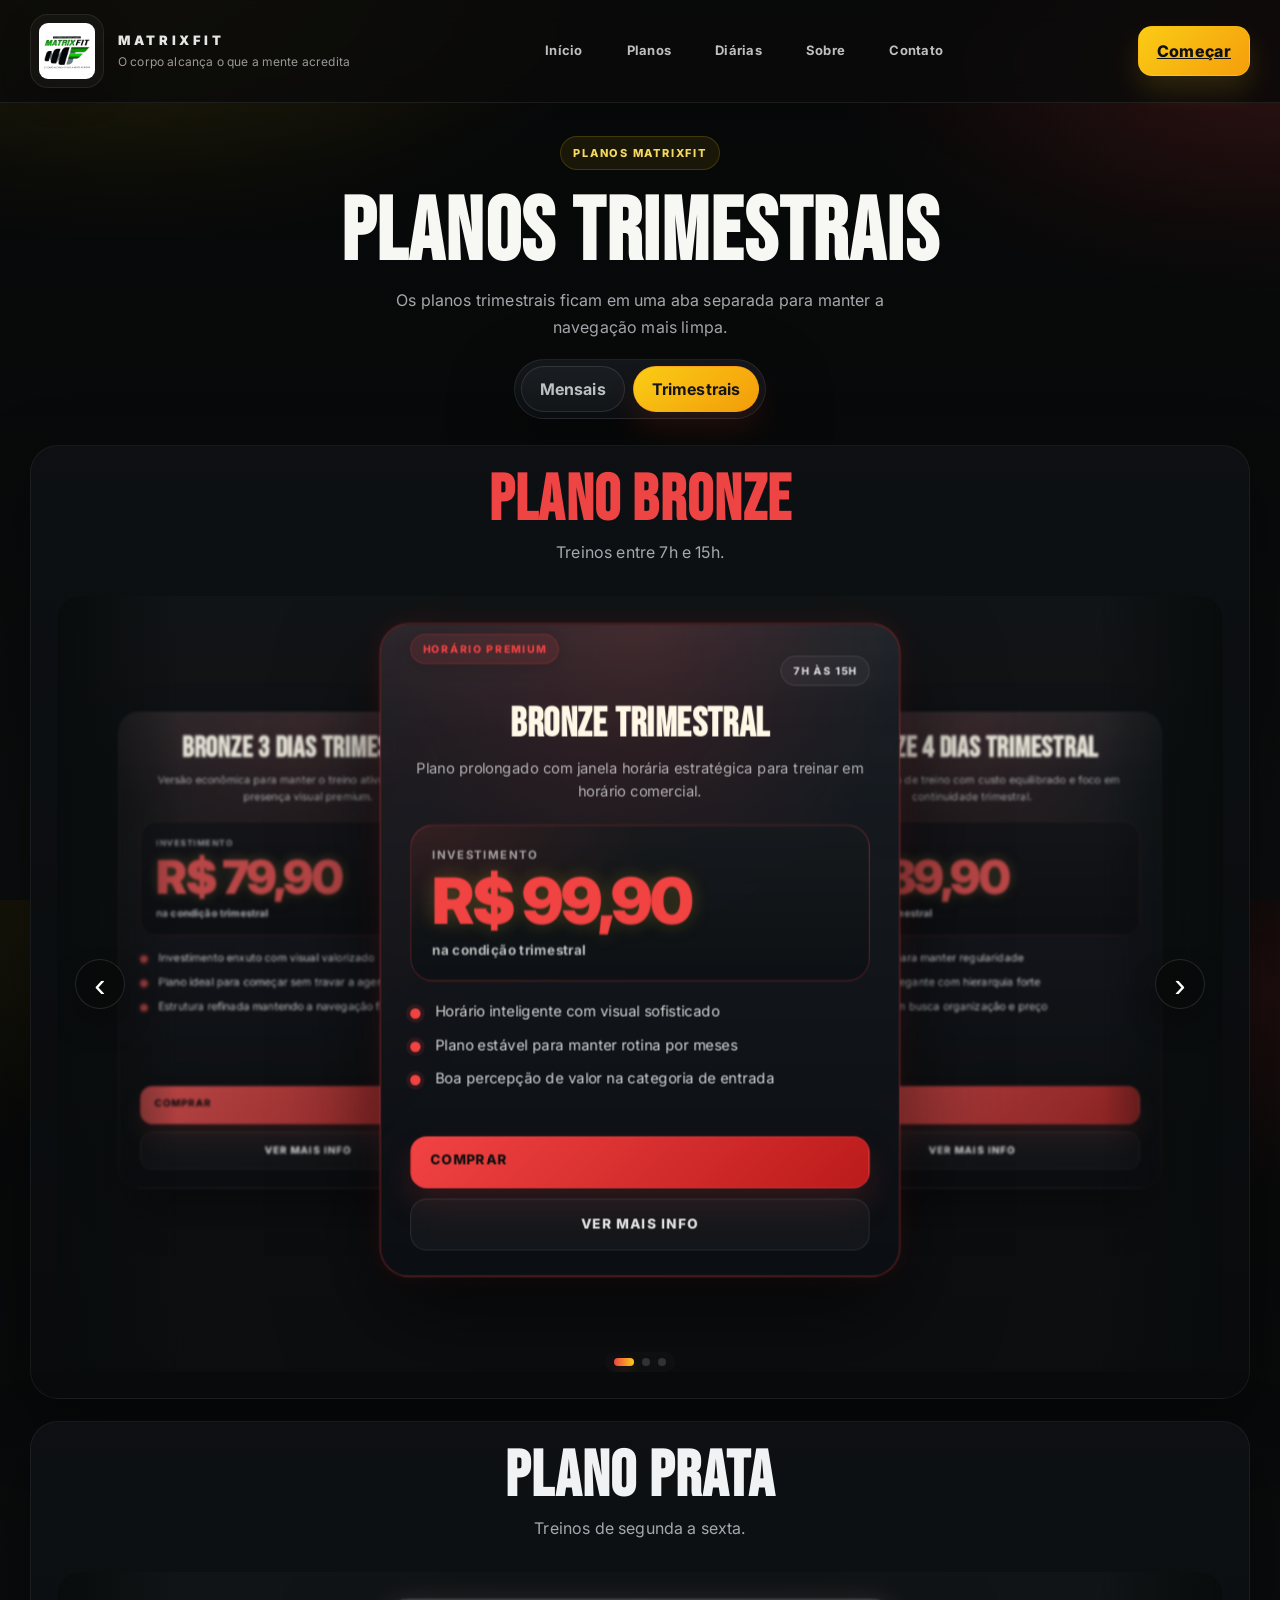
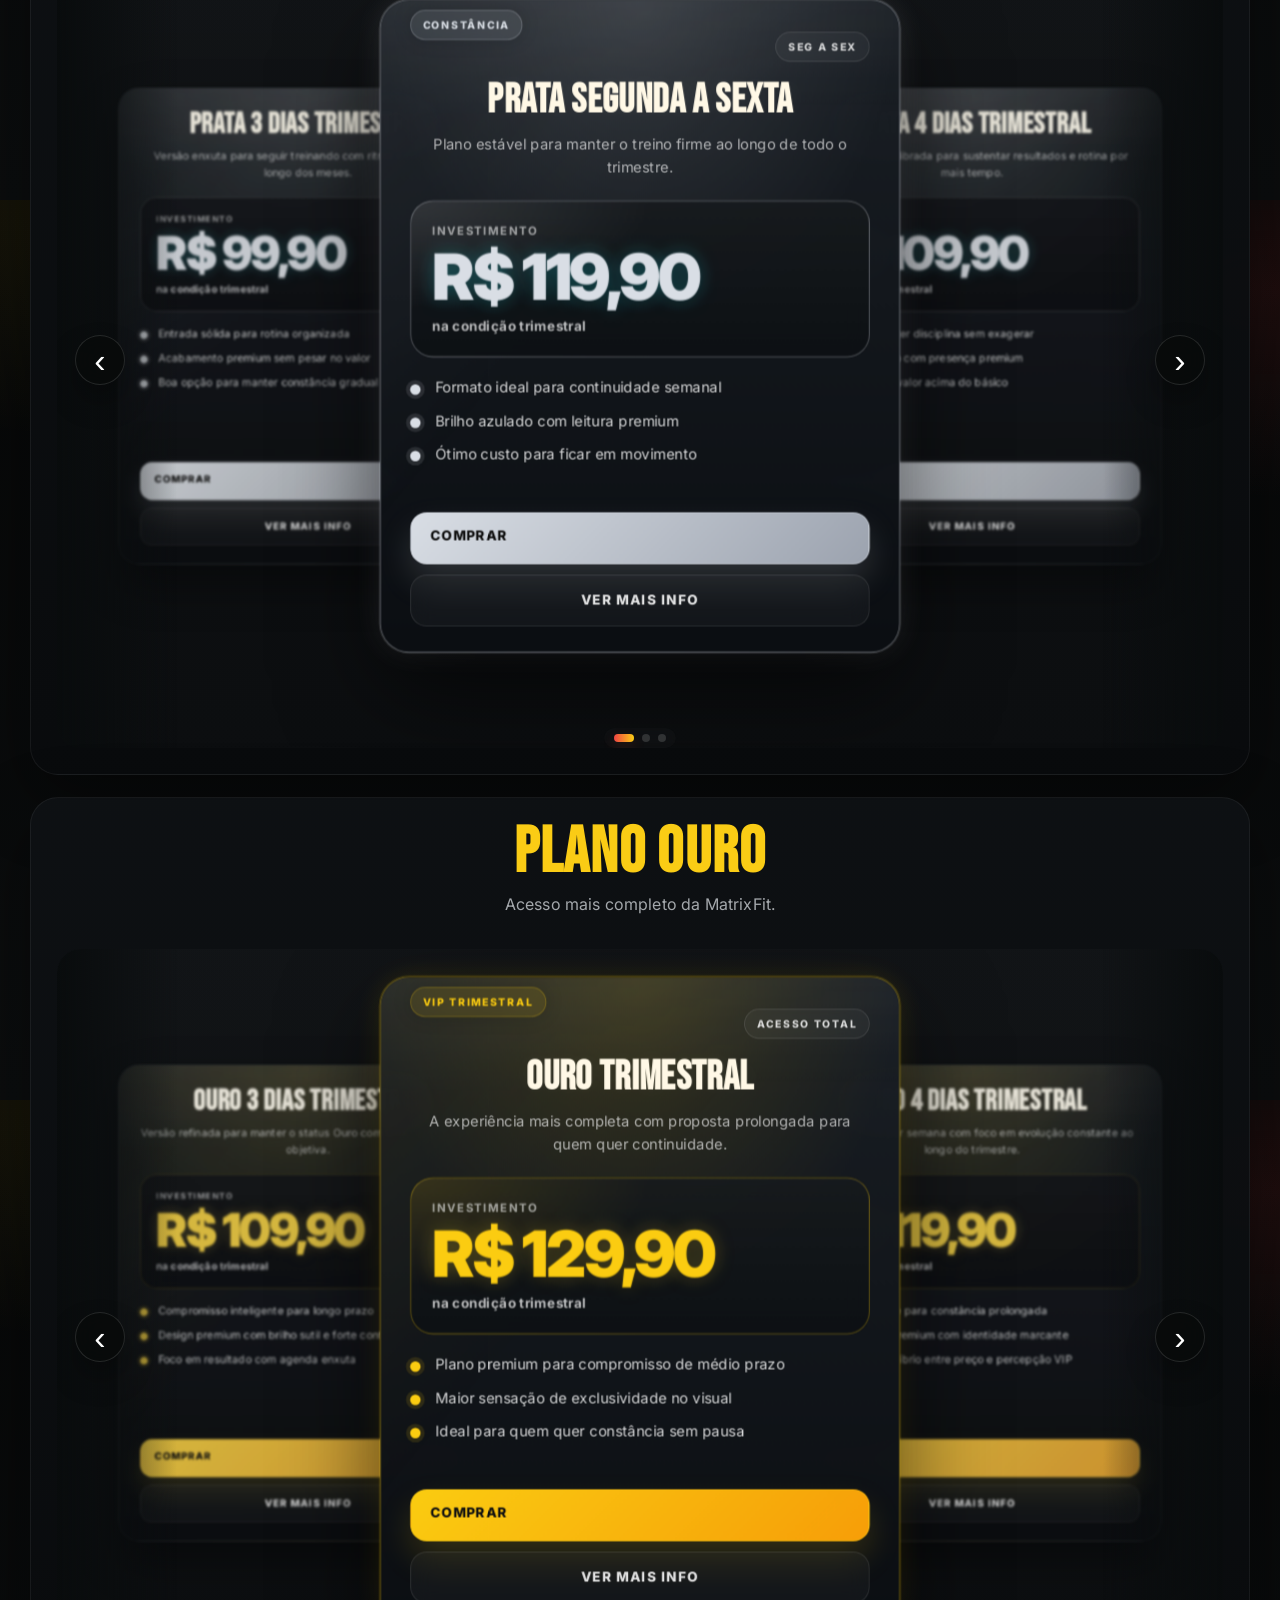
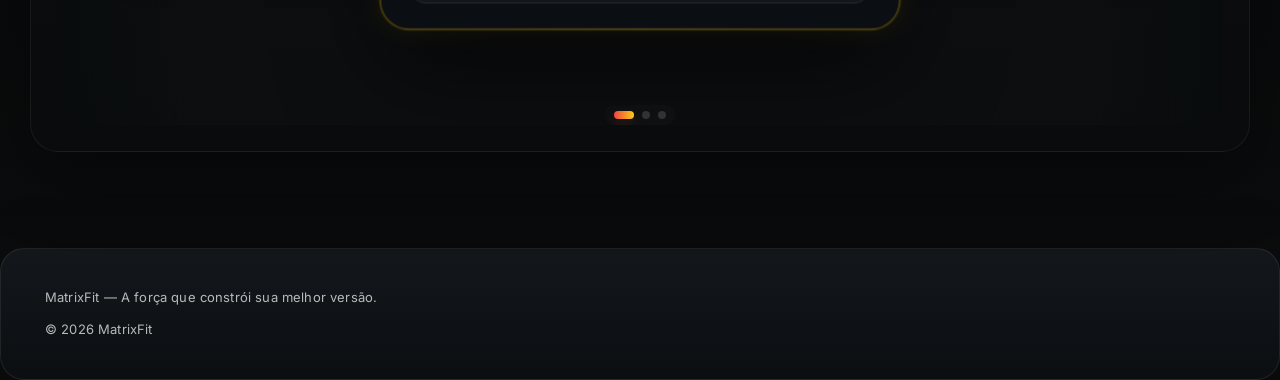
<file: trimestrais.html>
<!doctype html>
<html lang="pt-BR">
  <head>
    <meta charset="UTF-8" />
    <meta name="viewport" content="width=device-width, initial-scale=1" />
    <meta name="theme-color" content="#0b0f0d" />
    <title>MatrixFit — Planos Trimestrais</title>
    <meta
      name="description"
      content="MatrixFit — planos trimestrais com visual premium, categorias Ouro, Prata e Bronze."
    />

    <link rel="icon" href="./assets/favicon.svg" type="image/svg+xml" />
    <link rel="shortcut icon" href="./assets/imagens/logo-academia.png" type="image/png" />
    <link rel="apple-touch-icon" href="./assets/imagens/logo-academia.png" />
    <link rel="stylesheet" href="./styles.css" />
    <link rel="preload" href="./assets/imagens/logo-academia.png" as="image" />
    <script defer src="./script.js"></script>
  </head>
  <body class="page-pricing">
    <a class="skip-link" href="#conteudo">Pular para o conteúdo</a>

    <header class="topbar" role="banner">
      <div class="container topbar__inner">
        <div class="brand" aria-label="MatrixFit">
          <img
            class="brand__logo"
            src="./assets/imagens/logo-academia.png"
            data-fallback="./assets/logo-placeholder.svg"
            alt="Logo MatrixFit"
            width="180"
            height="90"
            loading="eager"
            decoding="async"
          />
          <div class="brand__text">
            <p class="brand__name">MATRIXFIT</p>
            <p class="brand__tagline">O corpo alcança o que a mente acredita</p>
          </div>
        </div>

        <button class="topbar__toggle" type="button" aria-expanded="false" aria-controls="site-nav" aria-label="Abrir menu">
          <span></span>
          <span></span>
          <span></span>
        </button>

        <nav class="tabs" id="site-nav" aria-label="Navegação">
          <a class="tab" href="./index.html">Início</a>
          <a class="tab" href="#planos">Planos</a>
          <a class="tab" href="./diarias.html">Diárias</a>
          <a class="tab" href="./index.html#painel-academia">Sobre</a>
          <a class="tab" href="./index.html#painel-contato">Contato</a>
        </nav>
        <a class="btn btn--topbar" href="./index.html#painel-contato">Começar</a>
      </div>
    </header>

    <main id="conteudo" class="main" role="main">
      <div class="container">
        <section class="pricing-page pricing-page--cards" id="planos">
          <div class="pricing-page__head pricing-page__head--cards">
            <p class="eyebrow eyebrow--warm">Planos MatrixFit</p>
            <h1 class="pricing-page__title pricing-page__title--cards">Planos trimestrais</h1>
            <p class="pricing-page__text">Os planos trimestrais ficam em uma aba separada para manter a navegação mais limpa.</p>
            <div class="pricing-page__switch" aria-label="Tipos de planos">
              <a class="pricing-page__switch-link" href="./planos.html">Mensais</a>
              <a class="pricing-page__switch-link is-active" href="./trimestrais.html" aria-current="page">Trimestrais</a>
            </div>
          </div>

          <div class="plan-groups">
            <section class="plan-group plan-group--bronze">
              <div class="plan-group__head">
                <h2 class="plan-group__title">Plano Bronze</h2>
                <p class="plan-group__text">Treinos entre 7h e 15h.</p>
              </div>
              <div class="plan-carousel">
                <button class="plan-carousel__arrow plan-carousel__arrow--prev" type="button" aria-label="Ver planos anteriores">
                  <span aria-hidden="true">&lsaquo;</span>
                </button>
                <div class="pricing-cards pricing-cards--matrix pricing-cards--variants">
                  <article class="pricing-card pricing-card--clean pricing-card--bronze pricing-card--featured">
                    <div class="pricing-card__badge-row">
                      <span class="pricing-card__badge pricing-card__badge--sun">Horário premium</span>
                      <span class="pricing-card__meta-chip">7h às 15h</span>
                    </div>

                    <div class="pricing-card__hero">
                      <span class="pricing-card__icon pricing-card__icon--bronze" aria-hidden="true">
                        <svg viewBox="0 0 24 24" focusable="false" aria-hidden="true">
                          <path d="M13 2 5 13h5l-1 9 8-11h-5z" />
                        </svg>
                      </span>
                      <div class="pricing-card__top">
                        <div>
                          <h3 class="pricing-card__plan">Bronze Trimestral</h3>
                          <p class="pricing-card__subtitle">Plano prolongado com janela horária estratégica para treinar em horário comercial.</p>
                        </div>
                      </div>
                    </div>

                    <div class="pricing-card__price-block">
                      <span class="pricing-card__price-label">Investimento</span>
                      <strong class="pricing-card__price">R$ 99,90</strong>
                      <span class="pricing-card__price-suffix">na condição trimestral</span>
                    </div>

                    <ul class="pricing-card__features">
                      <li>Horário inteligente com visual sofisticado</li>
                      <li>Plano estável para manter rotina por meses</li>
                      <li>Boa percepção de valor na categoria de entrada</li>
                    </ul>

                    <div class="pricing-card__actions">
                      <a class="btn btn--pricing btn--pricing--bronze" href="./index.html#painel-contato" data-plano="Bronze Trimestral">Comprar</a>
                      <a class="btn btn--pricing-secondary" href="./index.html#painel-contato">Ver mais info</a>
                    </div>
                  </article>

                  <article class="pricing-card pricing-card--clean pricing-card--bronze">
                    <div class="pricing-card__badge-row">
                      <span class="pricing-card__badge">Ritmo fixo</span>
                      <span class="pricing-card__meta-chip">4x semana</span>
                    </div>

                    <div class="pricing-card__hero">
                      <span class="pricing-card__icon pricing-card__icon--bronze" aria-hidden="true">
                        <svg viewBox="0 0 24 24" focusable="false" aria-hidden="true">
                          <path d="M4 12h4m8 0h4M8 8v8m8-8v8M10.5 6.5h3v11h-3z" />
                        </svg>
                      </span>
                      <div class="pricing-card__top">
                        <div>
                          <h3 class="pricing-card__plan">Bronze 4 Dias Trimestral</h3>
                          <p class="pricing-card__subtitle">Boa frequência de treino com custo equilibrado e foco em continuidade trimestral.</p>
                        </div>
                      </div>
                    </div>

                    <div class="pricing-card__price-block">
                      <span class="pricing-card__price-label">Investimento</span>
                      <strong class="pricing-card__price">R$ 89,90</strong>
                      <span class="pricing-card__price-suffix">na condição trimestral</span>
                    </div>

                    <ul class="pricing-card__features">
                      <li>Formato forte para manter regularidade</li>
                      <li>Acabamento elegante com hierarquia forte</li>
                      <li>Ideal para quem busca organização e preço</li>
                    </ul>

                    <div class="pricing-card__actions">
                      <a class="btn btn--pricing btn--pricing--bronze" href="./index.html#painel-contato" data-plano="Bronze 4 Dias Trimestral">Comprar</a>
                      <a class="btn btn--pricing-secondary" href="./index.html#painel-contato">Ver mais info</a>
                    </div>
                  </article>

                  <article class="pricing-card pricing-card--clean pricing-card--bronze">
                    <div class="pricing-card__badge-row">
                      <span class="pricing-card__badge">Mais econômico</span>
                      <span class="pricing-card__meta-chip">3x semana</span>
                    </div>

                    <div class="pricing-card__hero">
                      <span class="pricing-card__icon pricing-card__icon--bronze" aria-hidden="true">
                        <svg viewBox="0 0 24 24" focusable="false" aria-hidden="true">
                          <path d="M12 3 20 8v8l-8 5-8-5V8z" />
                          <path d="M12 7.5 9.5 12 12 16.5 14.5 12z" />
                        </svg>
                      </span>
                      <div class="pricing-card__top">
                        <div>
                          <h3 class="pricing-card__plan">Bronze 3 Dias Trimestral</h3>
                          <p class="pricing-card__subtitle">Versão econômica para manter o treino ativo com a mesma presença visual premium.</p>
                        </div>
                      </div>
                    </div>

                    <div class="pricing-card__price-block">
                      <span class="pricing-card__price-label">Investimento</span>
                      <strong class="pricing-card__price">R$ 79,90</strong>
                      <span class="pricing-card__price-suffix">na condição trimestral</span>
                    </div>

                    <ul class="pricing-card__features">
                      <li>Investimento enxuto com visual valorizado</li>
                      <li>Plano ideal para começar sem travar a agenda</li>
                      <li>Estrutura refinada mantendo a navegação fluida</li>
                    </ul>

                    <div class="pricing-card__actions">
                      <a class="btn btn--pricing btn--pricing--bronze" href="./index.html#painel-contato" data-plano="Bronze 3 Dias Trimestral">Comprar</a>
                      <a class="btn btn--pricing-secondary" href="./index.html#painel-contato">Ver mais info</a>
                    </div>
                  </article>
                </div>
                <button class="plan-carousel__arrow plan-carousel__arrow--next" type="button" aria-label="Ver próximos planos">
                  <span aria-hidden="true">&rsaquo;</span>
                </button>
              </div>
            </section>

            <section class="plan-group plan-group--silver">
              <div class="plan-group__head">
                <h2 class="plan-group__title">Plano Prata</h2>
                <p class="plan-group__text">Treinos de segunda a sexta.</p>
              </div>
              <div class="plan-carousel">
                <button class="plan-carousel__arrow plan-carousel__arrow--prev" type="button" aria-label="Ver planos anteriores">
                  <span aria-hidden="true">&lsaquo;</span>
                </button>
                <div class="pricing-cards pricing-cards--matrix pricing-cards--variants">
                  <article class="pricing-card pricing-card--clean pricing-card--prata pricing-card--featured">
                    <div class="pricing-card__badge-row">
                      <span class="pricing-card__badge pricing-card__badge--cool">Constância</span>
                      <span class="pricing-card__meta-chip">Seg a sex</span>
                    </div>

                    <div class="pricing-card__hero">
                      <span class="pricing-card__icon pricing-card__icon--silver" aria-hidden="true">
                        <svg viewBox="0 0 24 24" focusable="false" aria-hidden="true">
                          <path d="M12 2.5 19 6v12l-7 3.5L5 18V6z" />
                          <path d="M12 6.5 9 12l3 1.8 3-1.8z" />
                        </svg>
                      </span>
                      <div class="pricing-card__top">
                        <div>
                          <h3 class="pricing-card__plan">Prata Segunda a Sexta</h3>
                          <p class="pricing-card__subtitle">Plano estável para manter o treino firme ao longo de todo o trimestre.</p>
                        </div>
                      </div>
                    </div>

                    <div class="pricing-card__price-block">
                      <span class="pricing-card__price-label">Investimento</span>
                      <strong class="pricing-card__price">R$ 119,90</strong>
                      <span class="pricing-card__price-suffix">na condição trimestral</span>
                    </div>

                    <ul class="pricing-card__features">
                      <li>Formato ideal para continuidade semanal</li>
                      <li>Brilho azulado com leitura premium</li>
                      <li>Ótimo custo para ficar em movimento</li>
                    </ul>

                    <div class="pricing-card__actions">
                      <a class="btn btn--pricing btn--pricing--accent" href="./index.html#painel-contato" data-plano="Prata Segunda a Sexta Trimestral">Comprar</a>
                      <a class="btn btn--pricing-secondary" href="./index.html#painel-contato">Ver mais info</a>
                    </div>
                  </article>

                  <article class="pricing-card pricing-card--clean pricing-card--prata">
                    <div class="pricing-card__badge-row">
                      <span class="pricing-card__badge">Consistente</span>
                      <span class="pricing-card__meta-chip">4x semana</span>
                    </div>

                    <div class="pricing-card__hero">
                      <span class="pricing-card__icon pricing-card__icon--silver" aria-hidden="true">
                        <svg viewBox="0 0 24 24" focusable="false" aria-hidden="true">
                          <path d="M4 12h4m8 0h4M7.5 8v8m9-8v8M10 6.5h4v11h-4z" />
                        </svg>
                      </span>
                      <div class="pricing-card__top">
                        <div>
                          <h3 class="pricing-card__plan">Prata 4 Dias Trimestral</h3>
                          <p class="pricing-card__subtitle">Frequência equilibrada para sustentar resultados e rotina por mais tempo.</p>
                        </div>
                      </div>
                    </div>

                    <div class="pricing-card__price-block">
                      <span class="pricing-card__price-label">Investimento</span>
                      <strong class="pricing-card__price">R$ 109,90</strong>
                      <span class="pricing-card__price-suffix">na condição trimestral</span>
                    </div>

                    <ul class="pricing-card__features">
                      <li>Bom para manter disciplina sem exagerar</li>
                      <li>Visual moderno com presença premium</li>
                      <li>Percepção de valor acima do básico</li>
                    </ul>

                    <div class="pricing-card__actions">
                      <a class="btn btn--pricing btn--pricing--accent" href="./index.html#painel-contato" data-plano="Prata 4 Dias Trimestral">Comprar</a>
                      <a class="btn btn--pricing-secondary" href="./index.html#painel-contato">Ver mais info</a>
                    </div>
                  </article>

                  <article class="pricing-card pricing-card--clean pricing-card--prata">
                    <div class="pricing-card__badge-row">
                      <span class="pricing-card__badge">Mais leve</span>
                      <span class="pricing-card__meta-chip">3x semana</span>
                    </div>

                    <div class="pricing-card__hero">
                      <span class="pricing-card__icon pricing-card__icon--silver" aria-hidden="true">
                        <svg viewBox="0 0 24 24" focusable="false" aria-hidden="true">
                          <path d="M12 3 20 8v8l-8 5-8-5V8z" />
                        </svg>
                      </span>
                      <div class="pricing-card__top">
                        <div>
                          <h3 class="pricing-card__plan">Prata 3 Dias Trimestral</h3>
                          <p class="pricing-card__subtitle">Versão enxuta para seguir treinando com ritmo e controle ao longo dos meses.</p>
                        </div>
                      </div>
                    </div>

                    <div class="pricing-card__price-block">
                      <span class="pricing-card__price-label">Investimento</span>
                      <strong class="pricing-card__price">R$ 99,90</strong>
                      <span class="pricing-card__price-suffix">na condição trimestral</span>
                    </div>

                    <ul class="pricing-card__features">
                      <li>Entrada sólida para rotina organizada</li>
                      <li>Acabamento premium sem pesar no valor</li>
                      <li>Boa opção para manter constância gradual</li>
                    </ul>

                    <div class="pricing-card__actions">
                      <a class="btn btn--pricing btn--pricing--accent" href="./index.html#painel-contato" data-plano="Prata 3 Dias Trimestral">Comprar</a>
                      <a class="btn btn--pricing-secondary" href="./index.html#painel-contato">Ver mais info</a>
                    </div>
                  </article>
                </div>
                <button class="plan-carousel__arrow plan-carousel__arrow--next" type="button" aria-label="Ver próximos planos">
                  <span aria-hidden="true">&rsaquo;</span>
                </button>
              </div>
            </section>


            <section class="plan-group plan-group--gold">
              <div class="plan-group__head">
                <h2 class="plan-group__title">Plano Ouro</h2>
                <p class="plan-group__text">Acesso mais completo da MatrixFit.</p>
              </div>
              <div class="plan-carousel">
                <button class="plan-carousel__arrow plan-carousel__arrow--prev" type="button" aria-label="Ver planos anteriores">
                  <span aria-hidden="true">&lsaquo;</span>
                </button>
                <div class="pricing-cards pricing-cards--matrix pricing-cards--variants">
                  <!-- Estrutura premium mantida dentro do slider atual -->
                  <article class="pricing-card pricing-card--clean pricing-card--golden pricing-card--featured">
                    <div class="pricing-card__badge-row">
                      <span class="pricing-card__badge pricing-card__badge--premium">VIP trimestral</span>
                      <span class="pricing-card__meta-chip">Acesso total</span>
                    </div>

                    <div class="pricing-card__hero">
                      <span class="pricing-card__icon pricing-card__icon--gold" aria-hidden="true">
                        <svg viewBox="0 0 24 24" focusable="false" aria-hidden="true">
                          <path d="M12 2.5 14.7 8l6 .6-4.5 4 1.4 6-5.6-3.2-5.6 3.2 1.4-6-4.5-4 6-.6Z" />
                        </svg>
                      </span>
                      <div class="pricing-card__top">
                        <div>
                          <h3 class="pricing-card__plan">Ouro Trimestral</h3>
                          <p class="pricing-card__subtitle">A experiência mais completa com proposta prolongada para quem quer continuidade.</p>
                        </div>
                      </div>
                    </div>

                    <div class="pricing-card__price-block">
                      <span class="pricing-card__price-label">Investimento</span>
                      <strong class="pricing-card__price">R$ 129,90</strong>
                      <span class="pricing-card__price-suffix">na condição trimestral</span>
                    </div>

                    <ul class="pricing-card__features">
                      <li>Plano premium para compromisso de médio prazo</li>
                      <li>Maior sensação de exclusividade no visual</li>
                      <li>Ideal para quem quer constância sem pausa</li>
                    </ul>

                    <div class="pricing-card__actions">
                      <a class="btn btn--pricing btn--pricing--gold" href="./index.html#painel-contato" data-plano="Ouro Trimestral">Comprar</a>
                      <a class="btn btn--pricing-secondary" href="./index.html#painel-contato">Ver mais info</a>
                    </div>
                  </article>

                  <article class="pricing-card pricing-card--clean pricing-card--golden">
                    <div class="pricing-card__badge-row">
                      <span class="pricing-card__badge">Longo prazo</span>
                      <span class="pricing-card__meta-chip">4x semana</span>
                    </div>

                    <div class="pricing-card__hero">
                      <span class="pricing-card__icon pricing-card__icon--gold" aria-hidden="true">
                        <svg viewBox="0 0 24 24" focusable="false" aria-hidden="true">
                          <path d="M4 12h4m8 0h4M8 9v6m8-6v6M6.5 7.5h3v9h-3zm8 0h3v9h-3z" />
                        </svg>
                      </span>
                      <div class="pricing-card__top">
                        <div>
                          <h3 class="pricing-card__plan">Ouro 4 Dias Trimestral</h3>
                          <p class="pricing-card__subtitle">Quatro treinos por semana com foco em evolução constante ao longo do trimestre.</p>
                        </div>
                      </div>
                    </div>

                    <div class="pricing-card__price-block">
                      <span class="pricing-card__price-label">Investimento</span>
                      <strong class="pricing-card__price">R$ 119,90</strong>
                      <span class="pricing-card__price-suffix">na condição trimestral</span>
                    </div>

                    <ul class="pricing-card__features">
                      <li>Estratégia forte para constância prolongada</li>
                      <li>Acabamento premium com identidade marcante</li>
                      <li>Excelente equilíbrio entre preço e percepção VIP</li>
                    </ul>

                    <div class="pricing-card__actions">
                      <a class="btn btn--pricing btn--pricing--gold" href="./index.html#painel-contato" data-plano="Ouro 4 Dias Trimestral">Comprar</a>
                      <a class="btn btn--pricing-secondary" href="./index.html#painel-contato">Ver mais info</a>
                    </div>
                  </article>

                  <article class="pricing-card pricing-card--clean pricing-card--golden">
                    <div class="pricing-card__badge-row">
                      <span class="pricing-card__badge">Plano elite</span>
                      <span class="pricing-card__meta-chip">3x semana</span>
                    </div>

                    <div class="pricing-card__hero">
                      <span class="pricing-card__icon pricing-card__icon--gold" aria-hidden="true">
                        <svg viewBox="0 0 24 24" focusable="false" aria-hidden="true">
                          <path d="m12 3 2.8 5.6 6.2.9-4.5 4.4 1 6.1L12 17l-5.5 3 1-6.1L3 9.5l6.2-.9Z" />
                        </svg>
                      </span>
                      <div class="pricing-card__top">
                        <div>
                          <h3 class="pricing-card__plan">Ouro 3 Dias Trimestral</h3>
                          <p class="pricing-card__subtitle">Versão refinada para manter o status Ouro com uma agenda mais objetiva.</p>
                        </div>
                      </div>
                    </div>

                    <div class="pricing-card__price-block">
                      <span class="pricing-card__price-label">Investimento</span>
                      <strong class="pricing-card__price">R$ 109,90</strong>
                      <span class="pricing-card__price-suffix">na condição trimestral</span>
                    </div>

                    <ul class="pricing-card__features">
                      <li>Compromisso inteligente para longo prazo</li>
                      <li>Design premium com brilho sutil e forte contraste</li>
                      <li>Foco em resultado com agenda enxuta</li>
                    </ul>

                    <div class="pricing-card__actions">
                      <a class="btn btn--pricing btn--pricing--gold" href="./index.html#painel-contato" data-plano="Ouro 3 Dias Trimestral">Comprar</a>
                      <a class="btn btn--pricing-secondary" href="./index.html#painel-contato">Ver mais info</a>
                    </div>
                  </article>
                </div>
                <button class="plan-carousel__arrow plan-carousel__arrow--next" type="button" aria-label="Ver próximos planos">
                  <span aria-hidden="true">&rsaquo;</span>
                </button>
              </div>
            </section>
          </div>
        </section>
      </div>
    </main>

    <footer class="footer">
      <div class="container footer__inner">
        <p>MatrixFit — A força que constrói sua melhor versão.</p>
        <p>© <span id="ano"></span> MatrixFit</p>
      </div>
    </footer>
  </body>
</html>
</file>
<file: styles.css>
@import url("https://fonts.googleapis.com/css2?family=Bebas+Neue&family=Inter:wght@400;500;600;700;800;900&family=Sora:wght@400;600;700;800&display=swap");

:root{
  --bg: #07100b;
  --surface: rgba(255,255,255,.06);
  --surface-2: rgba(255,255,255,.10);
  --text: rgba(248,250,247,.96);
  --muted: rgba(226,232,229,.72);
  --line: rgba(255,255,255,.10);
  --line-strong: rgba(24,211,110,.28);
  --green: #25df76;
  --green-2: #109a50;
  --orange: #ff7a32;
  --orange-2: #ff4f1f;
  --green-soft: rgba(37,223,118,.12);
  --black: #07100b;
  --white: #ffffff;

  --radius: 26px;
  --radius-sm: 16px;

  --shadow: 0 26px 80px rgba(0,0,0,.42);

  --container: 1180px;
  --focus: 0 0 0 3px rgba(37, 223, 118, .28);
}

/* Premium pricing redesign: mantém o carousel atual e substitui apenas a camada visual. */
.page-pricing .pricing-cards--variants .pricing-card--clean,
.page-dailies .pricing-cards--variants .pricing-card--clean{
  --card-accent: #00f0ff;
  --card-accent-soft: rgba(0, 240, 255, .24);
  --card-accent-strong: rgba(0, 240, 255, .44);
  --card-secondary: #8b5cf6;
  --card-highlight: #ec4899;
  --card-warm: #facc15;
  font-family: "Inter", "Sora", ui-sans-serif, system-ui, sans-serif;
  padding: 22px;
  border-radius: 30px;
  border: 1px solid rgba(255,255,255,.12);
  background:
    radial-gradient(150% 90% at 50% 0%, rgba(255,255,255,.12), transparent 48%),
    radial-gradient(80% 80% at 100% 0%, var(--card-accent-soft), transparent 50%),
    linear-gradient(180deg, rgba(14,18,34,.90), rgba(8,11,23,.96));
  backdrop-filter: blur(18px);
  box-shadow:
    inset 0 1px 0 rgba(255,255,255,.08),
    0 18px 50px rgba(0,0,0,.34),
    0 0 0 1px rgba(255,255,255,.03);
}

.page-pricing .pricing-cards--variants .pricing-card--golden,
.page-dailies .pricing-cards--variants .pricing-card--golden{
  --card-accent: #facc15;
  --card-accent-soft: rgba(250, 204, 21, .24);
  --card-accent-strong: rgba(250, 204, 21, .46);
  --card-secondary: #8b5cf6;
  --card-highlight: #ec4899;
}

.page-pricing .pricing-cards--variants .pricing-card--prata,
.page-dailies .pricing-cards--variants .pricing-card--prata{
  --card-accent: #00f0ff;
  --card-accent-soft: rgba(0, 240, 255, .22);
  --card-accent-strong: rgba(0, 240, 255, .42);
  --card-secondary: #8b5cf6;
  --card-highlight: #ec4899;
}

.page-pricing .pricing-cards--variants .pricing-card--bronze,
.page-dailies .pricing-cards--variants .pricing-card--bronze{
  --card-accent: #facc15;
  --card-accent-soft: rgba(250, 204, 21, .20);
  --card-accent-strong: rgba(250, 204, 21, .40);
  --card-secondary: #ec4899;
  --card-highlight: #8b5cf6;
}

.page-dailies .pricing-cards--variants .pricing-card--daily{
  --card-accent: #00f0ff;
  --card-accent-soft: rgba(0, 240, 255, .24);
  --card-accent-strong: rgba(0, 240, 255, .44);
  --card-secondary: #8b5cf6;
  --card-highlight: #ec4899;
}

/* Camadas decorativas e glow geral do card. */
.page-pricing .pricing-cards--variants .pricing-card--clean::before,
.page-dailies .pricing-cards--variants .pricing-card--clean::before{
  content:"";
  position:absolute;
  inset:0;
  border-radius: inherit;
  pointer-events:none;
  background:
    linear-gradient(135deg, rgba(255,255,255,.18), rgba(255,255,255,0) 30%),
    radial-gradient(55% 45% at 20% 0%, var(--card-accent-soft), transparent 72%);
  opacity:.72;
}

.page-pricing .pricing-cards--variants .pricing-card--clean::after,
.page-dailies .pricing-cards--variants .pricing-card--clean::after{
  content:"";
  position:absolute;
  inset:auto -24% -28% auto;
  width: 180px;
  height: 180px;
  border-radius:50%;
  pointer-events:none;
  background: radial-gradient(circle, var(--card-accent-soft), transparent 66%);
  filter: blur(8px);
  opacity:.9;
}

/* Conteúdo principal do card. */
.pricing-card__badge-row{
  position:relative;
  z-index:1;
  display:flex;
  align-items:center;
  justify-content:space-between;
  gap: 10px;
  flex-wrap:wrap;
}

.pricing-card__badge,
.pricing-card__meta-chip{
  display:inline-flex;
  align-items:center;
  justify-content:center;
  min-height: 34px;
  padding: 8px 12px;
  border-radius: 999px;
  border: 1px solid rgba(255,255,255,.14);
  backdrop-filter: blur(10px);
  font-size: 11px;
  font-weight: 800;
  letter-spacing: .14em;
  text-transform: uppercase;
}

.pricing-card__badge{
  background: linear-gradient(90deg, var(--card-accent-soft), rgba(255,255,255,.06));
  color: #f7fbff;
  box-shadow: 0 0 18px rgba(0,0,0,.18);
}

.pricing-card__badge--premium{
  background: linear-gradient(90deg, rgba(0,240,255,.28), rgba(139,92,246,.32), rgba(236,72,153,.32));
}

.pricing-card__badge--cool{
  background: linear-gradient(90deg, rgba(0,240,255,.26), rgba(139,92,246,.24));
}

.pricing-card__badge--sun{
  background: linear-gradient(90deg, rgba(250,204,21,.28), rgba(236,72,153,.22));
}

.pricing-card__meta-chip{
  color: rgba(236,244,255,.82);
  background: rgba(255,255,255,.05);
}

.pricing-card__hero{
  position:relative;
  z-index:1;
  display:grid;
  justify-items:center;
  gap: 14px;
  text-align:center;
}

.pricing-card__badge-row,
.pricing-card__icon{
  display:none;
}

.pricing-cards--variants .pricing-card__hero{
  gap: 0;
}

.pricing-card__icon{
  position:relative;
  display:grid;
  place-items:center;
  width: 76px;
  height: 76px;
  border-radius: 24px;
  border: 1px solid rgba(255,255,255,.14);
  background:
    radial-gradient(circle at 30% 30%, rgba(255,255,255,.18), transparent 42%),
    linear-gradient(135deg, var(--card-accent-soft), rgba(255,255,255,.04));
  box-shadow:
    inset 0 1px 0 rgba(255,255,255,.12),
    0 0 22px var(--card-accent-soft),
    0 16px 34px rgba(0,0,0,.26);
  animation: premiumPulse 4.2s ease-in-out infinite;
}

.pricing-card__icon svg{
  width: 34px;
  height: 34px;
  fill: none;
  stroke: #fff;
  stroke-width: 1.6;
  stroke-linecap: round;
  stroke-linejoin: round;
}

.pricing-card__icon--gold svg{
  fill: rgba(250,204,21,.18);
  stroke: #fff4b0;
}

.pricing-card__icon--silver svg{
  fill: rgba(0,240,255,.14);
  stroke: #abf8ff;
}

.pricing-card__icon--bronze svg,
.pricing-card__icon--daily svg{
  fill: rgba(250,204,21,.16);
  stroke: #fff;
}

.pricing-cards--variants .pricing-card__top{
  position:relative;
  z-index:1;
  justify-content:center;
  text-align:center;
}

.pricing-cards--variants .pricing-card__plan{
  font-size: clamp(26px, 3vw, 34px);
  line-height: 1;
  letter-spacing: -.05em;
  color: #fbfdff;
  text-shadow: 0 0 22px rgba(255,255,255,.06);
}

.pricing-cards--variants .pricing-card__subtitle{
  margin-top: 8px;
  color: rgba(220,230,255,.76);
  font-size: 13px;
  line-height: 1.55;
}

/* Caixa de preço com alto contraste e glow. */
.page-pricing .pricing-card__price-block,
.page-dailies .pricing-card__price-block{
  position:relative;
  z-index:1;
  padding: 18px 18px 16px;
  border-radius: 24px;
  border: 1px solid rgba(255,255,255,.12);
  background:
    linear-gradient(180deg, rgba(255,255,255,.08), rgba(255,255,255,.03)),
    rgba(6,10,20,.64);
  box-shadow:
    inset 0 1px 0 rgba(255,255,255,.08),
    0 0 26px rgba(0,0,0,.16);
  backdrop-filter: blur(12px);
}

.page-pricing .pricing-card__price-label,
.page-dailies .pricing-card__price-label{
  color: rgba(231,238,255,.62);
  letter-spacing: .18em;
}

.page-pricing .pricing-card__price,
.page-dailies .pricing-card__price{
  margin-top: 8px;
  font-size: clamp(42px, 5vw, 58px);
  font-weight: 900;
  color: #fff;
  text-shadow:
    0 0 18px var(--card-accent-soft),
    0 0 36px rgba(255,255,255,.05);
}

.page-pricing .pricing-card__price-suffix,
.page-dailies .pricing-card__price-suffix{
  margin-top: 6px;
  color: rgba(225,235,255,.72);
  font-size: 12px;
}

/* Lista de benefícios para reforçar a leitura premium. */
.page-pricing .pricing-card__features,
.page-dailies .pricing-card__features{
  position:relative;
  z-index:1;
  gap: 12px;
}

.page-pricing .pricing-card__features li,
.page-dailies .pricing-card__features li{
  padding-left: 24px;
  color: rgba(232,238,250,.84);
  font-size: 13px;
  line-height: 1.45;
}

.page-pricing .pricing-card__features li::before,
.page-dailies .pricing-card__features li::before{
  top: .45em;
  width: 10px;
  height: 10px;
  background: linear-gradient(180deg, var(--card-accent), var(--card-highlight));
  box-shadow: 0 0 0 4px rgba(255,255,255,.04), 0 0 16px var(--card-accent-soft);
}

.page-dailies .daily-card__text{
  position:relative;
  z-index:1;
  margin: 0;
  padding: 14px 16px;
  border-radius: 18px;
  border: 1px solid rgba(255,255,255,.08);
  background: rgba(255,255,255,.04);
  color: rgba(231,238,255,.82);
}

/* Botões com gradiente, shimmer e ação secundária. */
.pricing-card__actions{
  position:relative;
  z-index:1;
  display:grid;
  gap: 10px;
  margin-top:auto;
}

.page-pricing .btn--pricing,
.page-dailies .btn--pricing,
.page-pricing .btn--pricing-secondary,
.page-dailies .btn--pricing-secondary{
  position:relative;
  overflow:hidden;
  min-height: 52px;
  border-radius: 18px;
  text-decoration:none;
  font-family: "Inter", "Sora", ui-sans-serif, system-ui, sans-serif;
  font-size: 13px;
  font-weight: 800;
  letter-spacing: .12em;
  text-transform: uppercase;
}

.page-pricing .btn--pricing::before,
.page-dailies .btn--pricing::before{
  content:"";
  position:absolute;
  inset:0;
  left:-130%;
  background: linear-gradient(100deg, transparent 25%, rgba(255,255,255,.36) 50%, transparent 75%);
  transition: left .7s ease;
}

.page-pricing .btn--pricing:hover::before,
.page-dailies .btn--pricing:hover::before{
  left:130%;
}

.page-pricing .btn--pricing,
.page-dailies .btn--pricing{
  width:100%;
  margin-top:0;
  border: 1px solid transparent;
  color: #fff;
  background: linear-gradient(90deg, var(--card-accent), var(--card-secondary), var(--card-highlight));
  background-size: 180% 180%;
  box-shadow: 0 14px 30px var(--card-accent-soft);
  transition: transform .3s ease, box-shadow .3s ease, filter .3s ease, background-position .3s ease;
}

.page-pricing .btn--pricing:hover,
.page-dailies .btn--pricing:hover{
  transform: translateY(-2px) scale(1.02);
  box-shadow: 0 20px 40px var(--card-accent-strong);
  filter: brightness(1.04);
}

.page-pricing .btn--pricing-secondary,
.page-dailies .btn--pricing-secondary{
  display:inline-flex;
  align-items:center;
  justify-content:center;
  border: 1px solid rgba(255,255,255,.12);
  color: rgba(241,246,255,.9);
  background: rgba(255,255,255,.04);
  backdrop-filter: blur(10px);
  transition: transform .3s ease, border-color .3s ease, box-shadow .3s ease, background .3s ease;
}

.page-pricing .btn--pricing-secondary:hover,
.page-dailies .btn--pricing-secondary:hover{
  transform: translateY(-1px);
  border-color: var(--card-accent-strong);
  background: rgba(255,255,255,.06);
  box-shadow: 0 0 24px rgba(255,255,255,.06);
}

/* Estados do carousel preservados, com mais brilho no card ativo e hover mais premium. */
.pricing-cards--variants .pricing-card--clean{
  transition:
    transform .48s cubic-bezier(.22,1,.36,1),
    opacity .42s ease,
    border-color .36s ease,
    box-shadow .42s ease,
    filter .42s ease;
}

.pricing-cards--variants .pricing-card--clean:hover,
.pricing-cards--variants .pricing-card--clean:focus-within{
  border-color: var(--card-accent-strong);
  box-shadow:
    inset 0 1px 0 rgba(255,255,255,.08),
    0 22px 50px rgba(0,0,0,.36),
    0 0 0 1px rgba(255,255,255,.04),
    0 0 34px var(--card-accent-soft);
}

.pricing-cards--variants .pricing-card--clean.is-current{
  animation: premiumEnter .55s cubic-bezier(.22,1,.36,1);
  box-shadow:
    inset 0 1px 0 rgba(255,255,255,.08),
    0 34px 60px rgba(0,0,0,.44),
    0 0 0 1px rgba(255,255,255,.04),
    0 0 38px var(--card-accent-soft);
}

.pricing-cards--variants .pricing-card--clean.is-prev,
.pricing-cards--variants .pricing-card--clean.is-next{
  opacity: .24;
}

.plan-carousel__arrow{
  border: 1px solid rgba(255,255,255,.14);
  background: rgba(7,10,20,.82);
  backdrop-filter: blur(12px);
}

.plan-carousel__arrow:hover{
  border-color: rgba(255,255,255,.22);
  box-shadow: 0 0 24px rgba(255,255,255,.08), 0 16px 30px rgba(0,0,0,.24);
}

.plan-carousel__dot{
  background: rgba(255,255,255,.18);
}

.plan-carousel__dot.is-active{
  background: linear-gradient(90deg, #00f0ff, #8b5cf6, #ec4899);
  box-shadow: 0 6px 16px rgba(139,92,246,.28);
}

/* Ajustes de responsividade sem quebrar o slider em mobile. */
@keyframes premiumPulse{
  0%, 100%{ transform: translateY(0); box-shadow: inset 0 1px 0 rgba(255,255,255,.12), 0 0 22px var(--card-accent-soft), 0 16px 34px rgba(0,0,0,.26); }
  50%{ transform: translateY(-2px); box-shadow: inset 0 1px 0 rgba(255,255,255,.12), 0 0 30px var(--card-accent-strong), 0 18px 36px rgba(0,0,0,.28); }
}

@keyframes premiumEnter{
  from{ opacity: 0; transform: translateX(-50%) scale(.94); }
  to{ opacity: 1; }
}

@media (max-width: 780px){
  .page-pricing .pricing-cards--variants .pricing-card--clean,
  .page-dailies .pricing-cards--variants .pricing-card--clean{
    padding: 20px;
    border-radius: 26px;
  }

  .pricing-card__badge-row{
    justify-content:center;
  }

  .pricing-card__icon{
    width: 68px;
    height: 68px;
  }

  .pricing-card__icon svg{
    width: 30px;
    height: 30px;
  }

  .pricing-card__actions{
    gap: 8px;
  }

  .page-pricing .btn--pricing,
  .page-dailies .btn--pricing,
  .page-pricing .btn--pricing-secondary,
  .page-dailies .btn--pricing-secondary{
    min-height: 50px;
    font-size: 12px;
    letter-spacing: .1em;
  }

  @keyframes premiumEnter{
    from{ opacity: 0; transform: translateY(18px); }
    to{ opacity: 1; transform: translateY(0); }
  }
}

*{ box-sizing:border-box; }
html{ scroll-behavior:smooth; }
html,body{ height:100%; }
body{
  margin:0;
  position:relative;
  isolation:isolate;
  color:var(--text);
  background: linear-gradient(180deg, #050706 0%, #07100b 100%);
  font-family: "Sora", ui-sans-serif, system-ui, -apple-system, BlinkMacSystemFont, "Segoe UI", sans-serif;
  line-height:1.5;
  letter-spacing: .01em;
}

h1,h2,h3,
.brand__name,
.showcase__title,
.panel__title,
.pricing-page__title,
.poster-section__title{
  font-family: "Bebas Neue", "Arial Narrow", sans-serif;
}

body::before{
  content:"";
  position:fixed;
  inset:0;
  z-index:-2;
  pointer-events:none;
  background:
    radial-gradient(1100px 560px at 16% -8%, rgba(37,223,118,.16), transparent 60%),
    radial-gradient(900px 520px at 104% 8%, rgba(255,122,50,.10), transparent 56%),
    radial-gradient(900px 420px at 50% 102%, rgba(37,223,118,.08), transparent 62%),
    linear-gradient(180deg, rgba(255,255,255,.015), rgba(255,255,255,0) 24%, rgba(255,255,255,.02) 100%);
}

body::after{
  content:"";
  position:fixed;
  inset:0;
  z-index:-1;
  pointer-events:none;
  background-image:
    linear-gradient(rgba(255,255,255,.02) 1px, transparent 1px),
    linear-gradient(90deg, rgba(255,255,255,.02) 1px, transparent 1px);
  background-size: 120px 120px;
  opacity:.15;
  mask-image: linear-gradient(180deg, rgba(0,0,0,.55), rgba(0,0,0,.1) 70%, rgba(0,0,0,.55));
}

img{ max-width:100%; height:auto; display:block; }
a{ color:inherit; }

.container{
  width: min(100% - 32px, var(--container));
  margin-inline:auto;
}

.skip-link{
  position:absolute;
  left:-999px;
  top:8px;
  padding:10px 12px;
  border-radius:12px;
  background:var(--white);
  color:var(--black);
  z-index:999;
}
.skip-link:focus{ left:16px; outline:none; box-shadow:var(--focus); }

.topbar{
  position:sticky;
  top:0;
  z-index:50;
  backdrop-filter: blur(18px);
  background: rgba(7, 16, 11, .78);
  border-bottom:1px solid rgba(255,255,255,.08);
}
.topbar__inner{
  display:flex;
  align-items:center;
  justify-content:space-between;
  gap:18px;
  padding: 14px 0;
}

.brand{
  display:flex;
  align-items:center;
  gap:14px;
  min-width: 0;
}
.brand__logo{
  width:86px;
  height:auto;
  border-radius: 18px;
  background: rgba(255,255,255,.05);
  border:1px solid rgba(255,255,255,.10);
  padding:10px;
  box-shadow: 0 10px 30px rgba(0,0,0,.22);
}
.brand__text{ display:flex; flex-direction:column; gap:3px; }
.brand__name{
  margin:0;
  letter-spacing:.24em;
  font-weight:900;
  font-size: 12px;
  color: rgba(255,255,255,.90);
}
.brand__tagline{ margin:0; font-size: 12px; color: var(--muted); }

.tabs{
  display:flex;
  gap:8px;
  flex-wrap:wrap;
  justify-content:flex-end;
}
.tab{
  display:inline-flex;
  align-items:center;
  justify-content:center;
  text-decoration:none;
  appearance:none;
  border:1px solid rgba(255,255,255,.08);
  background: rgba(255,255,255,.03);
  color: rgba(255,255,255,.86);
  border-radius: 999px;
  padding: 11px 14px;
  font-weight:800;
  font-size: 13px;
  letter-spacing:.02em;
  cursor:pointer;
  transition: transform .18s ease, background .2s ease, border-color .2s ease, color .2s ease;
}
.tab:hover{ transform: translateY(-1px); border-color: rgba(37,223,118,.36); color: #fff; }
.tab:focus{ outline:none; box-shadow:var(--focus); }

.main{ padding: 26px 0 46px; }

.showcase{
  display:grid;
  grid-template-columns: 1.15fr .85fr;
  gap: 18px;
  padding: 30px;
  border-radius: calc(var(--radius) + 8px);
  border: 1px solid rgba(255,255,255,.10);
  background:
    radial-gradient(900px 340px at 12% 0%, rgba(37,223,118,.14), transparent 58%),
    radial-gradient(680px 320px at 82% 12%, rgba(255,122,50,.12), transparent 64%),
    linear-gradient(180deg, rgba(255,255,255,.06), rgba(255,255,255,.03));
  box-shadow: var(--shadow);
  overflow:hidden;
  position:relative;
}
.showcase::after{
  content:"";
  position:absolute;
  inset:auto -20% -45% auto;
  width:360px;
  height:360px;
  border-radius:50%;
  background: radial-gradient(circle, rgba(37,223,118,.22), transparent 68%);
  filter: blur(10px);
  pointer-events:none;
}
.showcase__copy,
.showcase__panel{ position:relative; z-index:1; }
.eyebrow{
  margin:0 0 12px;
  display:inline-flex;
  align-items:center;
  gap:8px;
  padding: 7px 11px;
  border-radius: 999px;
  background: rgba(0,0,0,.22);
  border:1px solid rgba(255,255,255,.10);
  color: rgba(255,255,255,.88);
  letter-spacing:.16em;
  text-transform:uppercase;
  font-weight:800;
  font-size: 11px;
}
.showcase__title{
  margin:0;
  max-width: 11ch;
  font-size: clamp(38px, 5.6vw, 68px);
  line-height: .94;
  letter-spacing: -.06em;
}
.showcase__text{
  margin: 16px 0 0;
  max-width: 54ch;
  color: var(--muted);
  font-size: 16px;
}
.showcase__actions{
  display:flex;
  flex-wrap:wrap;
  gap:10px;
  margin-top: 20px;
}
.showcase__stats{
  display:grid;
  grid-template-columns: repeat(3, minmax(0, 1fr));
  gap: 10px;
  margin-top: 20px;
}
.stat{
  padding: 14px 16px;
  border-radius: 18px;
  background: rgba(0,0,0,.18);
  border: 1px solid rgba(255,255,255,.08);
}
.stat__value{ display:block; font-size: 22px; font-weight: 900; letter-spacing: -.03em; }
.stat__label{ display:block; margin-top: 2px; color: var(--muted); font-size: 12px; }

.showcase__panel{
  display:grid;
  grid-template-columns: repeat(2, minmax(0, 1fr));
  gap: 10px;
  align-content:start;
}
.showcase__visual{
  grid-column: 1 / -1;
  margin:0;
  border-radius: 24px;
  overflow:hidden;
  border: 1px solid rgba(255,255,255,.10);
  background: rgba(0,0,0,.18);
  box-shadow: 0 18px 50px rgba(0,0,0,.28);
}
.showcase__visual img{
  width:100%;
  height: 290px;
  object-fit:cover;
}
.showcase__card{
  padding: 18px;
  border-radius: 22px;
  border: 1px solid rgba(255,255,255,.10);
  background: rgba(0,0,0,.16);
  display:flex;
  flex-direction:column;
  gap:6px;
  min-height: 130px;
}
.showcase__card strong{ font-size: 20px; letter-spacing: -.02em; }
.showcase__card span{ color: var(--muted); font-size: 13px; }
.showcase__card-kicker{
  margin:0;
  color: rgba(255,255,255,.76);
  font-size: 11px;
  font-weight: 900;
  letter-spacing:.14em;
  text-transform: uppercase;
}
.showcase__card--main{
  background: linear-gradient(180deg, rgba(37,223,118,.16), rgba(0,0,0,.16));
  border-color: rgba(37,223,118,.24);
}
.showcase__card--accent{
  background: linear-gradient(180deg, rgba(255,255,255,.07), rgba(0,0,0,.16));
}
.showcase--plans{
  grid-template-columns: 1fr;
}
.showcase--plans .showcase__copy{
  max-width: 760px;
}
.showcase--plans .showcase__title{
  max-width: 14ch;
}
.showcase--plans .showcase__actions{ margin-top: 24px; }

.page-home .showcase,
.page-home .panel,
.page-home .card,
.page-home .offer,
.page-home .note,
.page-home .stat,
.page-home .showcase__visual,
.page-home .showcase__card{
  background: transparent;
  border: 0;
  box-shadow: none;
}
.page-home .showcase{
  padding: 20px 0 10px;
  overflow:visible;
}
.page-home .showcase::after{ display:none; }
.page-home .showcase__panel{
  display:flex;
  flex-direction:column;
  gap: 16px;
}
.page-home .showcase__visual{
  border-radius: 18px;
  overflow:hidden;
}
.page-home .showcase__visual img{
  height: auto;
  max-height: 320px;
  object-fit: cover;
}
.page-home .showcase__card{
  display:none;
}
.page-home .showcase__stats{
  display:none;
}
.page-home .panel{
  margin-top: 44px;
  padding: 34px 0 0;
  border: 0;
  border-top: 1px solid rgba(255,255,255,.08);
  border-radius: 0;
  background: transparent;
  box-shadow: none;
}
.page-home .panel__header{
  margin-bottom: 18px;
  align-items:flex-start;
}
.page-home .grid{
  gap: 22px;
}
.page-home .card,
.page-home .offer,
.page-home .note{
  padding: 18px 0 0;
  border: 0;
  border-top: 1px solid rgba(255,255,255,.08);
  background: transparent;
  box-shadow: none;
}
.page-home .card__title,
.page-home .offer__title,
.page-home .note__title,
.page-home .panel__title{
  margin-bottom: 10px;
  font-size: clamp(24px, 2.4vw, 34px);
  letter-spacing: -.05em;
}
.page-home .panel__desc,
.page-home .card__text,
.page-home .offer__hint,
.page-home .note__text,
.page-home .muted{
  max-width: 58ch;
  color: rgba(226,232,229,.76);
}
.page-home .eyebrow{
  background: rgba(255,122,50,.10);
  border-color: rgba(255,122,50,.22);
  color: rgba(255,241,235,.94);
}
.page-home .showcase__title,
.page-home .panel__title{
  text-wrap: balance;
}
.page-home .showcase__text,
.page-home .panel__desc,
.page-home .card__text,
.page-home .offer__hint,
.page-home .note__text,
.page-home .muted{
  color: rgba(226,232,229,.66);
  line-height: 1.6;
}
.page-home .gallery__item{
  margin: 0;
  border: 0;
  background: transparent;
  border-radius: 0;
  overflow: visible;
}
.page-home .gallery__item img{
  height: auto;
}
.page-home .list{
  margin-top: 14px;
  padding-left: 20px;
}
.page-home .list li{
  margin-bottom: 8px;
}
.page-home .offer{
  padding-top: 6px;
}
.page-home .offer__price{
  font-size: clamp(28px, 3.8vw, 42px);
}
.page-home .offer--featured{
  border-top-color: rgba(255,122,50,.32);
  padding-left: 0;
}
.page-home .note{
  padding-top: 6px;
  margin-top: 20px;
}
.page-home .contact{
  gap: 14px;
}
.page-home .contact__cta{
  background: linear-gradient(180deg, rgba(255,122,50,.96), rgba(255,79,31,.96));
  border-color: rgba(255,122,50,.40);
  color: #fff;
}
.page-home .contact__items p{
  padding-bottom: 8px;
  border-bottom: 1px solid rgba(255,255,255,.06);
}
.page-home .contact__items p:last-child{ border-bottom: 0; }
.page-home .btn--primary{
  color: #fff;
  border-color: rgba(255,122,50,.70);
  background: linear-gradient(180deg, rgba(255,122,50,.98), rgba(255,79,31,.98));
  box-shadow: 0 16px 32px rgba(255,79,31,.20);
}
.page-home .btn--ghost{
  border-color: rgba(255,122,50,.22);
  background: rgba(255,255,255,.02);
}
.page-home .tab:hover{
  border-color: rgba(255,122,50,.36);
}
.page-home .gallery__item,
.page-home .contact__cta,
.page-home .btn--primary,
.page-home .btn--ghost,
.page-home .pill{
  border-width: 1px;
}

.btn{
  appearance:none;
  border-radius: 16px;
  padding: 12px 16px;
  font-weight: 900;
  border:1px solid rgba(255,255,255,.10);
  cursor:pointer;
  transition: transform .18s ease, background .2s ease, border-color .2s ease, box-shadow .2s ease;
}
.btn:hover{ transform: translateY(-1px); }
.btn:focus{ outline:none; box-shadow: var(--focus); }
.btn--primary{
  color: var(--black);
  border-color: rgba(37,223,118,.75);
  background: linear-gradient(180deg, var(--green), var(--green-2));
  box-shadow: 0 16px 32px rgba(16,154,80,.22);
}
.btn--ghost{
  background: rgba(255,255,255,.04);
  color: rgba(255,255,255,.92);
}
.btn--primary,
.btn--ghost{
  text-decoration:none;
}

.panel{
  margin-top: 18px;
  padding: 24px;
  border:1px solid rgba(255,255,255,.10);
  border-radius: calc(var(--radius) + 2px);
  background:
    linear-gradient(180deg, rgba(255,255,255,.06), rgba(255,255,255,.03));
  box-shadow: 0 18px 50px rgba(0,0,0,.28);
  scroll-margin-top: 96px;
}
.panel__header{ display:flex; flex-direction:column; gap:6px; margin-bottom: 16px; }
.panel__title{ margin:0; font-size: 24px; letter-spacing: -.03em; }
.panel__desc{ margin:0; color: var(--muted); }

.eyebrow--warm{
  background: rgba(255,122,50,.12);
  border-color: rgba(255,122,50,.22);
}

.pricing-switch{
  display:flex;
  gap:10px;
  margin: 18px 0 14px;
  flex-wrap:wrap;
  width: fit-content;
  padding: 6px;
  border-radius: 999px;
  border: 1px solid rgba(255,255,255,.08);
  background: rgba(255,255,255,.03);
}
.pricing-switch__btn{
  appearance:none;
  border:none;
  padding: 13px 18px;
  border-radius: 999px;
  background: transparent;
  color: rgba(255,255,255,.82);
  font-weight: 900;
  letter-spacing: .06em;
  cursor:pointer;
  text-transform: uppercase;
  font-size: 12px;
  transition: transform .18s ease, background .2s ease, border-color .2s ease, color .2s ease, box-shadow .2s ease;
}
.pricing-switch__btn:hover{ transform: translateY(-1px); color:#fff; }
.pricing-switch__btn.is-active{
  color: #fff;
  border-color: rgba(255,122,50,.45);
  background: linear-gradient(180deg, rgba(255,122,50,.95), rgba(255,79,31,.95));
  box-shadow: 0 14px 28px rgba(255,79,31,.16);
}

.pricing-intro{
  margin: 0 0 18px;
  color: var(--muted);
  max-width: 72ch;
}

.pricing-mode{ margin-top: 6px; }
.pricing-stack{
  display:grid;
  gap: 14px;
}

.grid{ display:grid; gap: 14px; }
.grid--2{ grid-template-columns: repeat(2, minmax(0, 1fr)); }
.grid--3{ grid-template-columns: repeat(3, minmax(0, 1fr)); }

.card{
  padding: 18px;
  border-radius: 22px;
  border:1px solid rgba(255,255,255,.09);
  background: rgba(255,255,255,.04);
  box-shadow: inset 0 1px 0 rgba(255,255,255,.03);
}
.card__title{ margin:0; font-size: 17px; letter-spacing:-.02em; }
.card__text{ margin: 10px 0 0; color: rgba(255,255,255,.83); }

.list{ margin: 12px 0 0; padding-left: 18px; color: var(--muted); }
.muted{ color: var(--muted); }
.code{
  font-family: ui-monospace, SFMono-Regular, Menlo, Consolas, "Liberation Mono", monospace;
  font-size: .95em;
  color: rgba(255,255,255,.86);
}

.gallery{
  display:grid;
  grid-template-columns: repeat(2, minmax(0, 1fr));
  gap: 10px;
  margin-top: 12px;
}
.gallery__item{
  margin:0;
  border-radius: 18px;
  overflow:hidden;
  border:1px solid rgba(255,255,255,.10);
  background: rgba(255,255,255,.03);
}
.gallery__item img{ width:100%; height: 190px; object-fit: cover; transition: transform .35s ease; }
.gallery__item:hover img{ transform: scale(1.03); }

.pricing-card{
  position:relative;
  display:flex;
  flex-direction:column;
  gap: 16px;
  padding: 20px;
  border-radius: 26px;
  border: 1px solid rgba(255,255,255,.08);
  background:
    linear-gradient(180deg, rgba(255,255,255,.05), rgba(255,255,255,.025));
  box-shadow: 0 18px 44px rgba(0,0,0,.22);
  overflow:hidden;
}
.pricing-card--featured{
  border-color: rgba(255,122,50,.35);
  background:
    radial-gradient(420px 220px at 50% 0%, rgba(255,122,50,.18), transparent 65%),
    linear-gradient(180deg, rgba(255,255,255,.06), rgba(255,255,255,.03));
  transform: translateY(-6px);
  box-shadow: 0 24px 60px rgba(255,122,50,.10), 0 20px 50px rgba(0,0,0,.30);
}
.pricing-card--cyan{
  border-color: rgba(52, 211, 235, .24);
  background:
    radial-gradient(420px 220px at 50% 0%, rgba(52, 211, 235, .14), transparent 65%),
    linear-gradient(180deg, rgba(255,255,255,.05), rgba(255,255,255,.025));
}
.pricing-card--purple{
  border-color: rgba(196, 99, 255, .24);
  background:
    radial-gradient(420px 220px at 50% 0%, rgba(196, 99, 255, .14), transparent 65%),
    linear-gradient(180deg, rgba(255,255,255,.05), rgba(255,255,255,.025));
}
.pricing-card--gold{
  border-color: rgba(255, 182, 54, .24);
  background:
    radial-gradient(420px 220px at 50% 0%, rgba(255, 182, 54, .14), transparent 65%),
    linear-gradient(180deg, rgba(255,255,255,.05), rgba(255,255,255,.025));
}
.pricing-page{
  max-width: 1180px;
  margin: 0 auto;
  padding-top: 12px;
}
.pricing-page__head{
  text-align:center;
  margin: 0 auto 24px;
  max-width: 760px;
}
.pricing-page__title{
  margin: 10px 0 0;
  font-size: clamp(34px, 4.2vw, 58px);
  line-height: .92;
  letter-spacing: -.06em;
}
.pricing-page__text{
  margin: 12px auto 0;
  max-width: 46ch;
  color: var(--muted);
}
.plans-poster{
  background:
    radial-gradient(1000px 500px at 50% -10%, rgba(42, 255, 108, .16), transparent 55%),
    radial-gradient(900px 420px at 0% 80%, rgba(42, 255, 108, .10), transparent 58%),
    linear-gradient(135deg, #050805 0%, #0a0f0b 42%, #050705 100%);
}
.plans-poster::before{
  content:"";
  position:fixed;
  inset:0;
  pointer-events:none;
  background:
    linear-gradient(135deg, transparent 0 44%, rgba(34, 255, 90, .30) 44%, rgba(34, 255, 90, .08) 47%, transparent 47% 100%),
    linear-gradient(135deg, transparent 0 64%, rgba(34, 255, 90, .16) 64%, transparent 66% 100%),
    repeating-linear-gradient(135deg, rgba(72, 255, 122, .05) 0 2px, transparent 2px 16px);
  opacity:.9;
  mix-blend-mode:screen;
}
.plans-poster .topbar{
  background: rgba(3, 6, 4, .82);
  border-bottom: 1px solid rgba(255,255,255,.06);
  backdrop-filter: blur(14px);
}
.plans-poster .footer{
  display:none;
}
.plans-poster .main{
  padding-bottom: 28px;
}
.plans-poster .container{
  max-width: 980px;
}
.pricing-page--poster{
  position:relative;
  padding-top: 10px;
}
.pricing-page__head--poster{
  margin-bottom: 14px;
}
.pricing-page__title--poster{
  margin-top: 4px;
  color: #f5edcd;
  text-transform: uppercase;
  letter-spacing: .08em;
  text-shadow:
    0 3px 0 rgba(0,0,0,.85),
    0 0 16px rgba(255, 217, 86, .16);
}
.poster-table{
  position:relative;
  display:grid;
  gap: 28px;
}
.poster-section{
  position:relative;
  overflow:visible;
  padding: 0;
  border: 0;
  background: transparent;
  box-shadow: none;
}
.poster-section::before{
  content:"";
  position:absolute;
  inset:auto 0 0 0;
  height: 1px;
  pointer-events:none;
  background: linear-gradient(90deg, transparent, rgba(255,255,255,.14), transparent);
}
.poster-section::after{
  display:none;
}
.poster-section__head{
  position:relative;
  z-index:1;
  display:flex;
  justify-content:center;
  margin-bottom: 16px;
}
.poster-section__title{
  margin:0;
  font-size: clamp(28px, 4vw, 52px);
  line-height: .9;
  letter-spacing: .04em;
  text-transform: uppercase;
  text-align:center;
  padding: 12px 22px 10px;
  border-radius: 18px;
  border: 1px solid rgba(255,255,255,.12);
  background: linear-gradient(180deg, rgba(18,22,18,.94), rgba(7,10,7,.98));
  box-shadow: 0 16px 36px rgba(0,0,0,.28);
  text-shadow:
    0 3px 0 rgba(0,0,0,.85),
    0 0 10px rgba(255,255,255,.18);
}
.poster-section--ouro .poster-section__title{
  color: #f3d26b;
  border-color: rgba(255,193,64,.22);
}
.poster-section--prata .poster-section__title{
  color: #dbdee6;
  border-color: rgba(255,255,255,.16);
}
.poster-section--bronze .poster-section__title{
  color: #d9b09a;
  border-color: rgba(215,135,70,.24);
}
.poster-grid{
  position:relative;
  z-index:1;
  display:grid;
  grid-template-columns: repeat(2, minmax(0, 1fr));
  gap: 18px;
}
.poster-item{
  position:relative;
  overflow:hidden;
  text-align:center;
  padding: 18px 16px 16px;
  border-radius: 20px;
  border: 1px solid rgba(255,255,255,.10);
  background: linear-gradient(180deg, rgba(12,15,12,.96), rgba(5,8,5,.98));
  box-shadow: 0 18px 34px rgba(0,0,0,.28);
}
.poster-item::before{
  content:"";
  position:absolute;
  inset:0;
  pointer-events:none;
  background: radial-gradient(220px 120px at 50% 0%, rgba(255,255,255,.08), transparent 68%);
}
.poster-section--ouro .poster-item{
  border-color: rgba(255,193,64,.24);
}
.poster-section--prata .poster-item{
  border-color: rgba(255,255,255,.14);
}
.poster-section--bronze .poster-item{
  border-color: rgba(215,135,70,.24);
}
.poster-item__label{
  position:relative;
  z-index:1;
  margin:0;
  color: rgba(255,255,255,.96);
  font-size: 14px;
  line-height: 1.15;
  font-weight: 800;
  letter-spacing: .02em;
  text-shadow: 0 2px 0 rgba(0,0,0,.65);
}
.poster-item__price{
  position:relative;
  z-index:1;
  margin: 6px 0 0;
  font-size: clamp(28px, 4vw, 42px);
  line-height: .92;
  letter-spacing: -.05em;
  font-weight: 900;
  color: #fff;
  text-shadow:
    0 2px 0 rgba(0,0,0,.9),
    0 0 12px rgba(255,255,255,.16);
}
.pricing-page .pricing-stack{
  display:grid;
  gap: 18px;
}
.plan-row{
  border-radius: 26px;
  border: 1px solid rgba(255,255,255,.09);
  background: linear-gradient(180deg, rgba(255,255,255,.03), rgba(255,255,255,.018));
  box-shadow: 0 18px 44px rgba(0,0,0,.20);
  padding: 18px;
}
.plan-row--ouro{
  border-color: rgba(255,193,64,.20);
  background:
    radial-gradient(520px 180px at 15% 0%, rgba(255,193,64,.14), transparent 68%),
    linear-gradient(180deg, rgba(255,255,255,.035), rgba(255,255,255,.016));
}
.plan-row--prata{
  border-color: rgba(255,122,50,.22);
  background:
    radial-gradient(520px 180px at 15% 0%, rgba(255,122,50,.14), transparent 68%),
    linear-gradient(180deg, rgba(255,255,255,.035), rgba(255,255,255,.016));
}
.plan-row--bronze{
  border-color: rgba(215,135,70,.20);
  background:
    radial-gradient(520px 180px at 15% 0%, rgba(215,135,70,.12), transparent 68%),
    linear-gradient(180deg, rgba(255,255,255,.035), rgba(255,255,255,.016));
}
.plan-row__header{
  display:flex;
  align-items:flex-start;
  justify-content:space-between;
  gap: 14px;
  margin-bottom: 14px;
}
.plan-row__eyebrow{
  margin:0;
  color: rgba(255,255,255,.70);
  font-size: 11px;
  font-weight: 900;
  letter-spacing: .18em;
  text-transform: uppercase;
}
.plan-row__title{
  margin: 6px 0 0;
  font-size: clamp(24px, 2.6vw, 32px);
  line-height: .95;
  letter-spacing: -.04em;
}
.plan-row__text{
  margin: 8px 0 0;
  color: var(--muted);
  max-width: 62ch;
}
.plan-row__pill{
  flex:none;
  display:inline-flex;
  align-items:center;
  justify-content:center;
  padding: 8px 12px;
  border-radius: 999px;
  background: rgba(255,255,255,.06);
  border: 1px solid rgba(255,255,255,.10);
  color: rgba(255,255,255,.86);
  font-size: 11px;
  font-weight: 900;
  letter-spacing: .10em;
  text-transform: uppercase;
}
.plan-row__pill--accent{
  background: rgba(255,122,50,.16);
  border-color: rgba(255,122,50,.28);
}
.pricing-page .plan-variants--row{
  grid-template-columns: repeat(3, minmax(0, 1fr));
}
.pricing-page .plan-row .plan-variant--gold{
  border-color: rgba(255,193,64,.22);
  background:
    radial-gradient(260px 160px at 50% 0%, rgba(255,193,64,.10), transparent 70%),
    rgba(0,0,0,.18);
}
.pricing-page .plan-row .plan-variant--silver{
  border-color: rgba(255,122,50,.20);
  background:
    radial-gradient(260px 160px at 50% 0%, rgba(255,122,50,.10), transparent 70%),
    rgba(0,0,0,.18);
}
.pricing-page .plan-row .plan-variant--bronze{
  border-color: rgba(215,135,70,.20);
  background:
    radial-gradient(260px 160px at 50% 0%, rgba(215,135,70,.10), transparent 70%),
    rgba(0,0,0,.18);
}
.pricing-page .plan-row .plan-variant__price{
  margin: 8px 0 0;
  font-size: clamp(32px, 4vw, 44px);
  line-height: .94;
  letter-spacing: -.06em;
  font-weight: 900;
}
.pricing-page .plan-row .plan-variant__meta{
  margin-top: 10px;
  color: var(--muted);
  font-size: 13px;
}
.pricing-cards{
  display:grid;
  grid-template-columns: repeat(3, minmax(0, 1fr));
  gap: 16px;
  align-items:stretch;
}
.pricing-card--clean{
  gap: 16px;
  padding: 20px;
  border-radius: 22px;
  border: 1px solid rgba(255,255,255,.08);
  background: linear-gradient(180deg, rgba(255,255,255,.028), rgba(255,255,255,.016));
  box-shadow: 0 14px 36px rgba(0,0,0,.18);
  min-height: 520px;
}
.pricing-card--basic{
  border-color: rgba(255,255,255,.08);
}
.pricing-card--golden{
  border-color: rgba(255,193,64,.26);
  background:
    radial-gradient(420px 220px at 50% 0%, rgba(255,193,64,.12), transparent 64%),
    linear-gradient(180deg, rgba(255,255,255,.03), rgba(255,255,255,.016));
}
.pricing-card--prata{
  border-color: rgba(255,122,50,.28);
  background:
    radial-gradient(420px 220px at 50% 0%, rgba(255,122,50,.16), transparent 64%),
    linear-gradient(180deg, rgba(255,255,255,.03), rgba(255,255,255,.016));
}
.pricing-card--bronze{
  border-color: rgba(215,135,70,.24);
  background:
    radial-gradient(420px 220px at 50% 0%, rgba(215,135,70,.14), transparent 64%),
    linear-gradient(180deg, rgba(255,255,255,.03), rgba(255,255,255,.016));
}
.pricing-card--featured{
  transform: translateY(-6px);
  box-shadow: 0 20px 50px rgba(255,122,50,.08), 0 18px 42px rgba(0,0,0,.24);
}
.pricing-card__title{
  margin: 0;
  font-size: 24px;
  letter-spacing: -.03em;
  font-weight: 900;
}
.pricing-card__subtitle{
  margin: 0;
  color: var(--muted);
  font-size: 12px;
}
.pricing-card__price-block{
  padding: 16px 16px 14px;
  border-radius: 20px;
  background: rgba(0,0,0,.14);
  border:1px solid rgba(255,255,255,.06);
  text-align:left;
}
.pricing-card__price-label{
  display:block;
  color: rgba(255,255,255,.68);
  font-size: 12px;
  font-weight: 900;
  letter-spacing: .14em;
  text-transform: uppercase;
}
.pricing-card__price{
  display:inline-block;
  margin-top: 6px;
  font-size: clamp(44px, 5.6vw, 60px);
  line-height: .9;
  letter-spacing: -.06em;
  font-weight: 900;
}
.pricing-card__price-suffix{
  display:block;
  margin-top: 2px;
  color: var(--muted);
  font-size: 12px;
  font-weight: 700;
}
.pricing-card__features{
  margin: 0;
  padding: 0;
  list-style:none;
  display:grid;
  gap: 10px;
}
.pricing-card__features li{
  position:relative;
  padding-left: 20px;
  color: rgba(255,255,255,.84);
  font-size: 12.5px;
}
.pricing-card__features li::before{
  content:"";
  position:absolute;
  left:0;
  top:.55em;
  width:9px;
  height:9px;
  border-radius:50%;
  background: linear-gradient(180deg, var(--orange), var(--orange-2));
  box-shadow: 0 0 0 3px rgba(255,122,50,.14);
}
.pricing-card__features--accent li::before{
  background: linear-gradient(180deg, #ffb65c, var(--orange));
}
.btn--pricing--basic{
  border-color: rgba(255,255,255,.14);
  background: transparent;
}
.btn--pricing--gold{
  border-color: rgba(255,193,64,.28);
  background: linear-gradient(180deg, rgba(255,193,64,.18), rgba(255,193,64,.08));
}
.pricing-card--golden .btn--pricing--gold{
  box-shadow: 0 16px 32px rgba(255,193,64,.16);
}
.btn--pricing--basic:hover{
  border-color: rgba(255,255,255,.24);
}
.pricing-card--prata .btn--pricing--accent{
  box-shadow: 0 16px 32px rgba(255,122,50,.26);
}
.btn--pricing--bronze{
  border-color: rgba(215,135,70,.28);
  background: linear-gradient(180deg, rgba(215,135,70,.18), rgba(215,135,70,.08));
}
.pricing-card--bronze .btn--pricing--bronze{
  box-shadow: 0 16px 32px rgba(215,135,70,.18);
}
.plan-category{
  border-radius: 26px;
  border: 1px solid rgba(255,255,255,.09);
  background: rgba(255,255,255,.03);
  padding: 18px;
  box-shadow: 0 18px 44px rgba(0,0,0,.22);
}
.plan-category--ouro{
  border-color: rgba(52, 211, 235, .18);
  background:
    radial-gradient(800px 280px at 0% 0%, rgba(52, 211, 235, .08), transparent 58%),
    rgba(255,255,255,.03);
}
.plan-category--prata{
  border-color: rgba(196, 99, 255, .18);
  background:
    radial-gradient(800px 280px at 0% 0%, rgba(196, 99, 255, .08), transparent 58%),
    rgba(255,255,255,.03);
}
.plan-category--bronze{
  border-color: rgba(255, 182, 54, .18);
  background:
    radial-gradient(800px 280px at 0% 0%, rgba(255, 182, 54, .08), transparent 58%),
    rgba(255,255,255,.03);
}
.plan-category--featured{
  border-color: rgba(255,122,50,.32);
  box-shadow: 0 24px 60px rgba(255,122,50,.08), 0 18px 44px rgba(0,0,0,.22);
}
.plan-category__header{
  display:flex;
  align-items:flex-start;
  justify-content:space-between;
  gap: 12px;
  margin-bottom: 14px;
}
.plan-category__eyebrow{
  margin:0;
  color: rgba(255,255,255,.70);
  font-size: 11px;
  letter-spacing: .18em;
  text-transform: uppercase;
  font-weight: 900;
}
.plan-category__title{
  margin: 6px 0 0;
  font-size: 24px;
  letter-spacing: -.03em;
}
.plan-category__text{
  margin: 8px 0 0;
  color: var(--muted);
  max-width: 58ch;
}
.plan-category__pill{
  display:inline-flex;
  align-items:center;
  justify-content:center;
  padding: 8px 12px;
  border-radius: 999px;
  background: rgba(255,255,255,.05);
  border:1px solid rgba(255,255,255,.09);
  color: rgba(255,255,255,.84);
  font-size: 11px;
  font-weight: 900;
  letter-spacing: .10em;
  text-transform: uppercase;
}
.plan-variants{
  display:grid;
  grid-template-columns: repeat(3, minmax(0, 1fr));
  gap: 12px;
}
.plan-variant{
  border-radius: 20px;
  padding: 16px;
  border: 1px solid rgba(255,255,255,.08);
  background: rgba(0,0,0,.18);
  min-height: 145px;
  display:flex;
  flex-direction:column;
  justify-content:space-between;
}
.plan-variant--cyan{ border-color: rgba(52, 211, 235, .20); }
.plan-variant--purple{ border-color: rgba(196, 99, 255, .20); }
.plan-variant--gold{ border-color: rgba(255, 182, 54, .20); }
.plan-variant__label{
  margin:0;
  font-size: 12px;
  font-weight: 900;
  letter-spacing: .14em;
  text-transform: uppercase;
  color: rgba(255,255,255,.72);
}
.plan-variant__price{
  margin: 10px 0 0;
  font-size: 38px;
  line-height: .95;
  letter-spacing: -.05em;
  font-weight: 900;
}
.plan-variant__meta{
  margin: 10px 0 0;
  color: var(--muted);
  font-size: 13px;
}
.plan-category__list{
  margin: 14px 0 0;
  padding: 0;
  list-style: none;
  display:grid;
  gap: 10px;
}
.plan-category__list li{
  position:relative;
  padding-left: 22px;
  color: rgba(255,255,255,.84);
  font-size: 13px;
}
.plan-category__list li::before{
  content:"";
  position:absolute;
  left:0;
  top:.55em;
  width:10px;
  height:10px;
  border-radius:50%;
  background: linear-gradient(180deg, var(--orange), var(--orange-2));
  box-shadow: 0 0 0 3px rgba(255,122,50,.14);
}
.pricing-card__top{
  display:flex;
  align-items:flex-start;
  justify-content:space-between;
  gap: 12px;
}
.pricing-card__plan{
  margin:0;
  font-size: 18px;
  font-weight: 900;
  letter-spacing: -.02em;
}
.pricing-card__subtitle{
  margin: 6px 0 0;
  color: var(--muted);
  font-size: 13px;
}
.pricing-card__badge{
  display:inline-flex;
  align-items:center;
  justify-content:center;
  padding: 7px 10px;
  border-radius: 999px;
  background: rgba(255,255,255,.06);
  border:1px solid rgba(255,255,255,.10);
  color: rgba(255,255,255,.82);
  font-size: 11px;
  font-weight: 900;
  letter-spacing: .08em;
  text-transform: uppercase;
}
.pricing-card__badge--warm{
  background: rgba(255,122,50,.16);
  border-color: rgba(255,122,50,.28);
  color: #fff;
}
.pricing-card__price-block{
  padding: 14px 16px;
  border-radius: 20px;
  background: rgba(0,0,0,.20);
  border:1px solid rgba(255,255,255,.08);
}
.pricing-card__price-label{
  display:block;
  color: var(--muted);
  font-size: 11px;
  font-weight: 900;
  letter-spacing: .16em;
  text-transform: uppercase;
}
.pricing-card__price{
  display:block;
  margin-top: 6px;
  font-size: 34px;
  line-height: 1;
  letter-spacing: -.05em;
}
.pricing-card__table{
  border-radius: 18px;
  overflow:hidden;
  border:1px solid rgba(255,255,255,.09);
  background: rgba(0,0,0,.18);
}
.pricing-mode[hidden]{ display:none !important; }
.pricing-stack{
  display:grid;
  gap: 12px;
}

.plan-category{
  position:relative;
  padding: 0;
  border:0;
  background: transparent;
  box-shadow: none;
  overflow:visible;
}
.plan-category--ouro{
  border:0;
}
.plan-category--prata{
  border:0;
}
.plan-category--bronze{
  border:0;
}
.plan-category--featured{
  transform:none;
  box-shadow:none;
}
.plan-category__header{
  position:relative;
  z-index:1;
  display:flex;
  align-items:flex-start;
  justify-content:space-between;
  gap: 12px;
  margin-bottom: 10px;
}
.plan-category__eyebrow{
  margin:0;
  color: rgba(255,255,255,.72);
  font-size: 11px;
  letter-spacing: .18em;
  text-transform: uppercase;
  font-weight: 900;
}
.plan-category__title{
  margin: 6px 0 0;
  font-size: 24px;
  letter-spacing: -.03em;
}
.plan-category__text{
  margin: 8px 0 0;
  color: var(--muted);
  max-width: 70ch;
}
.plan-category__pill{
  flex:none;
  display:inline-flex;
  align-items:center;
  justify-content:center;
  padding: 8px 12px;
  border-radius: 999px;
  border:1px solid rgba(255,255,255,.10);
  background: rgba(255,255,255,.05);
  color: rgba(255,255,255,.85);
  font-size: 11px;
  font-weight: 900;
  letter-spacing: .10em;
  text-transform: uppercase;
}
.plan-category__pill--accent{
  background: rgba(255,122,50,.16);
  border-color: rgba(255,122,50,.26);
}
.plan-variants{
  position:relative;
  z-index:1;
  display:grid;
  grid-template-columns: repeat(3, minmax(0, 1fr));
  gap: 10px;
}
.plan-variant{
  position:relative;
  min-height: 156px;
  padding: 14px;
  border-radius: 18px;
  border: 1px solid rgba(255,255,255,.07);
  background:
    linear-gradient(180deg, rgba(0,0,0,.18), rgba(0,0,0,.24));
  display:flex;
  flex-direction:column;
  justify-content:space-between;
  overflow:hidden;
}
.plan-variant::before{
  content:"";
  position:absolute;
  inset:0;
  pointer-events:none;
  background: radial-gradient(260px 140px at 50% 0%, rgba(255,255,255,.06), transparent 66%);
}
.plan-variant--daily{ box-shadow: inset 0 0 0 1px rgba(255,255,255,.02); }
.plan-variant--weekly{ transform: translateY(6px); }
.plan-variant--economy{ transform: translateY(12px); }
.plan-variant--gold{
  border-color: rgba(255, 193, 64, .24);
  background:
    radial-gradient(260px 140px at 50% 0%, rgba(255, 193, 64, .14), transparent 64%),
    linear-gradient(180deg, rgba(25,19,5,.92), rgba(10,8,5,.96));
}
.plan-variant--silver{
  border-color: rgba(185, 195, 214, .24);
  background:
    radial-gradient(260px 140px at 50% 0%, rgba(185, 195, 214, .14), transparent 64%),
    linear-gradient(180deg, rgba(16,18,24,.92), rgba(8,10,15,.96));
}
.plan-variant--bronze{
  border-color: rgba(215, 135, 70, .24);
  background:
    radial-gradient(260px 140px at 50% 0%, rgba(215, 135, 70, .14), transparent 64%),
    linear-gradient(180deg, rgba(25,14,8,.92), rgba(11,8,6,.96));
}
.plan-variant__label{
  position:relative;
  z-index:1;
  margin:0;
  font-size: 11px;
  font-weight: 900;
  letter-spacing: .16em;
  text-transform: uppercase;
  color: rgba(255,255,255,.74);
}
.plan-variant__price{
  position:relative;
  z-index:1;
  margin: 10px 0 0;
  font-size: 38px;
  line-height: .95;
  letter-spacing: -.06em;
  font-weight: 900;
}
.plan-variant__meta{
  position:relative;
  z-index:1;
  margin: 10px 0 0;
  color: var(--muted);
  font-size: 13px;
}
.plan-category__cta{
  position:relative;
  z-index:1;
  display:inline-flex;
  align-items:center;
  justify-content:center;
  width: 100%;
  margin-top: 12px;
  min-height: 48px;
  border-radius: 16px;
  border: 1px solid rgba(255,255,255,.12);
  color: #fff;
  font-weight: 900;
  text-decoration:none;
  transition: transform .18s ease, border-color .2s ease, box-shadow .2s ease, background .2s ease;
}
.plan-category__cta:hover{
  transform: translateY(-1px);
  border-color: rgba(255,122,50,.40);
  box-shadow: 0 16px 32px rgba(255,122,50,.14);
}
.plan-category--ouro .plan-category__cta{
  background: linear-gradient(180deg, rgba(255,193,64,.18), rgba(255,193,64,.08));
  border-color: rgba(255,193,64,.24);
}
.plan-category--prata .plan-category__cta{
  background: linear-gradient(180deg, rgba(255,122,50,.20), rgba(255,122,50,.10));
  border-color: rgba(255,122,50,.26);
}
.plan-category--bronze .plan-category__cta{
  background: linear-gradient(180deg, rgba(215,135,70,.18), rgba(215,135,70,.08));
  border-color: rgba(215,135,70,.24);
}

.pricing-plan{
  position:relative;
  display:flex;
  flex-direction:column;
  gap: 14px;
  min-height: 100%;
  padding: 20px;
  border-radius: 24px;
  border:1px solid rgba(255,255,255,.08);
  background:
    linear-gradient(180deg, rgba(10,14,20,.98), rgba(8,11,16,.98));
  box-shadow: 0 24px 58px rgba(0,0,0,.32);
  overflow:hidden;
}
.pricing-plan::before{
  content:"";
  position:absolute;
  inset:0;
  pointer-events:none;
  background: radial-gradient(420px 180px at 50% 0%, rgba(255,255,255,.06), transparent 68%);
}
.pricing-plan--ouro{
  border-color: rgba(37,223,118,.18);
  background:
    radial-gradient(420px 180px at 50% 0%, rgba(37,223,118,.12), transparent 64%),
    linear-gradient(180deg, rgba(10,15,14,.98), rgba(8,11,13,.98));
}
.pricing-plan--prata{
  border-color: rgba(255,122,50,.24);
  background:
    radial-gradient(420px 180px at 50% 0%, rgba(255,122,50,.16), transparent 64%),
    linear-gradient(180deg, rgba(12,14,19,.98), rgba(8,10,15,.98));
}
.pricing-plan--bronze{
  border-color: rgba(139,174,255,.18);
  background:
    radial-gradient(420px 180px at 50% 0%, rgba(139,174,255,.10), transparent 64%),
    linear-gradient(180deg, rgba(11,13,19,.98), rgba(8,10,14,.98));
}
.pricing-plan--featured{
  transform: translateY(-8px);
  border-color: rgba(255,122,50,.36);
  box-shadow: 0 28px 70px rgba(255,122,50,.10), 0 20px 48px rgba(0,0,0,.34);
}
.pricing-plan__header{
  position:relative;
  z-index:1;
  display:flex;
  align-items:flex-start;
  justify-content:space-between;
  gap: 14px;
}
.pricing-plan__eyebrow{
  margin:0;
  font-size: 12px;
  font-weight: 900;
  letter-spacing: .14em;
  text-transform: uppercase;
  color: rgba(255,255,255,.72);
}
.pricing-plan__title{
  margin: 8px 0 0;
  font-size: 22px;
  line-height: 1.05;
  letter-spacing: -.04em;
}
.pricing-plan__text{
  margin: 8px 0 0;
  color: var(--muted);
  max-width: 26ch;
}
.pricing-plan__tag{
  flex:none;
  display:inline-flex;
  align-items:center;
  justify-content:center;
  padding: 8px 12px;
  border-radius:999px;
  border:1px solid rgba(255,255,255,.10);
  background: rgba(255,255,255,.05);
  color: rgba(255,255,255,.88);
  font-size: 11px;
  font-weight: 900;
  letter-spacing: .08em;
  text-transform: uppercase;
}
.pricing-plan__tag--accent{
  background: rgba(255,122,50,.16);
  border-color: rgba(255,122,50,.26);
}
.pricing-plan__price-box{
  position:relative;
  z-index:1;
  padding: 16px;
  border-radius: 20px;
  border:1px solid rgba(255,255,255,.08);
  background: rgba(0,0,0,.22);
}
.pricing-plan__label{
  display:block;
  color: rgba(255,255,255,.66);
  font-size: 11px;
  font-weight: 900;
  letter-spacing: .16em;
  text-transform: uppercase;
}
.pricing-plan__price{
  display:block;
  margin-top: 8px;
  font-size: 42px;
  line-height: .95;
  letter-spacing: -.06em;
  font-weight: 900;
}
.pricing-plan__features{
  position:relative;
  z-index:1;
  margin: 0;
  padding: 0;
  list-style:none;
  display:grid;
  gap: 10px;
}
.pricing-plan__features li{
  position:relative;
  padding-left: 22px;
  color: rgba(255,255,255,.84);
  font-size: 13px;
}
.pricing-plan__features li::before{
  content:"";
  position:absolute;
  left:0;
  top:.55em;
  width:10px;
  height:10px;
  border-radius:50%;
  background: linear-gradient(180deg, var(--orange), var(--orange-2));
  box-shadow: 0 0 0 3px rgba(255,122,50,.14);
}
.pricing-plan__link{
  position:relative;
  z-index:1;
  display:block;
  text-align:center;
  color: rgba(255,255,255,.68);
  font-size: 12px;
  font-weight: 800;
  text-decoration:none;
}
.pricing-plan__link:hover{ color:#fff; }

.btn--pricing{
  width:100%;
  margin-top:auto;
  background: transparent;
  color: #fff;
  border:1px solid rgba(255,255,255,.14);
}
.btn--pricing:hover{
  border-color: rgba(255,122,50,.35);
}
.btn--pricing--accent{
  border-color: transparent;
  background: linear-gradient(180deg, var(--orange), var(--orange-2));
  color: #fff;
  box-shadow: 0 16px 32px rgba(255,122,50,.24);
}
.btn--pricing--accent:hover{
  box-shadow: 0 20px 34px rgba(255,122,50,.28);
}
.btn--pricing--cyan{
  border-color: rgba(52, 211, 235, .25);
}
.btn--pricing--cyan:hover{
  border-color: rgba(52, 211, 235, .45);
}
.btn--pricing--gold{
  border-color: rgba(255, 182, 54, .25);
}
.btn--pricing--gold:hover{
  border-color: rgba(255, 182, 54, .45);
}

.pricing-banner{
  margin-top: 16px;
  display:flex;
  align-items:center;
  justify-content:space-between;
  gap: 16px;
  padding: 18px 20px;
  border-radius: 22px;
  border: 1px solid rgba(255,122,50,.24);
  background:
    radial-gradient(520px 180px at 10% 0%, rgba(255,122,50,.14), transparent 60%),
    rgba(255,255,255,.03);
}
.pricing-banner__eyebrow{
  margin:0 0 6px;
  color: rgba(255,122,50,.92);
  font-size: 11px;
  font-weight: 900;
  letter-spacing: .16em;
  text-transform: uppercase;
}
.pricing-banner__title{
  margin:0;
  font-size: 22px;
  line-height: 1.1;
  letter-spacing: -.03em;
  max-width: 24ch;
}

.art{
  margin-top: 14px;
  padding: 16px;
  border-radius: 22px;
  border: 1px dashed rgba(255,255,255,.16);
  background: rgba(255,255,255,.025);
}
.art__header{ display:flex; flex-direction:column; gap:6px; }
.art__title{ margin:0; font-size: 17px; }
.art__desc{ margin:0; color: var(--muted); }
.art__figure{ margin: 12px 0 0; border-radius: 18px; overflow:hidden; border:1px solid rgba(255,255,255,.10); }
.art__figure img{ width:100%; height:auto; }

.offer{
  position:relative;
  padding: 20px;
  border-radius: 22px;
  border: 1px solid rgba(255,255,255,.09);
  background: rgba(255,255,255,.04);
  min-height: 198px;
  display:flex;
  flex-direction:column;
  gap: 10px;
}
.offer__title{ margin:0; font-size: 17px; }
.offer__price{ margin:0; font-weight: 900; font-size: 34px; letter-spacing: -.03em; }
.offer__hint{ margin:0; color: var(--muted); }
.offer--featured{
  border-color: rgba(37,223,118,.30);
  background:
    radial-gradient(350px 200px at 30% 10%, rgba(37,223,118,.16), transparent 60%),
    rgba(255,255,255,.04);
}
.pill{
  position:absolute;
  top: 12px;
  right: 12px;
  padding: 7px 10px;
  border-radius: 999px;
  background: rgba(37,223,118,.16);
  border:1px solid rgba(37,223,118,.28);
  color: rgba(255,255,255,.92);
  font-weight: 850;
  font-size: 12px;
}

.note{
  margin-top: 14px;
  padding: 16px;
  border-radius: 22px;
  border: 1px solid rgba(255,255,255,.09);
  background: rgba(255,255,255,.03);
}
.note__title{ margin:0; font-size: 16px; }
.note__text{ margin: 8px 0 0; color: var(--muted); }

.contact{ display:flex; flex-direction:column; gap: 12px; margin-top: 10px; }
.contact__cta{
  display:inline-flex;
  align-items:center;
  justify-content:center;
  gap:10px;
  padding: 12px 14px;
  border-radius: 16px;
  background: linear-gradient(180deg, var(--green), var(--green-2));
  color: var(--black);
  border: 1px solid rgba(37,223,118,.65);
  font-weight: 900;
  text-decoration:none;
  box-shadow: 0 16px 32px rgba(16,154,80,.20);
}
.contact__cta:focus{ outline:none; box-shadow: var(--focus); }
.contact__items{ display:grid; gap: 8px; }
.contact__items p{ margin: 0; color: rgba(255,255,255,.86); }
.label{ color: rgba(255,255,255,.76); font-weight: 850; }

.footer{
  margin-top: 16px;
  padding-top: 14px;
  border-top:1px solid rgba(255,255,255,.10);
  color: rgba(255,255,255,.70);
  font-size: 13px;
}

.noscript{
  margin-top: 16px;
  padding: 14px;
  border-radius: 18px;
  border:1px solid rgba(255,255,255,.12);
  background: rgba(255,255,255,.03);
  color: rgba(255,255,255,.84);
}

.page-home .topbar{
  background: rgba(7, 11, 9, .72);
  border-bottom-color: rgba(255,255,255,.10);
}
.page-home .main{
  padding-top: 34px;
  padding-bottom: 64px;
}
.page-home .showcase,
.page-home .panel,
.page-home .card,
.page-home .offer,
.page-home .note,
.page-home .stat,
.page-home .showcase__visual,
.page-home .showcase__card{
  border: 1px solid rgba(255,255,255,.08);
  box-shadow: 0 22px 56px rgba(0,0,0,.28);
}
.page-home .showcase{
  position:relative;
  padding: 34px;
  overflow:hidden;
  border-radius: 34px;
  background:
    radial-gradient(720px 320px at 0% 0%, rgba(34,255,102,.14), transparent 56%),
    radial-gradient(640px 280px at 100% 10%, rgba(255,122,50,.12), transparent 60%),
    linear-gradient(180deg, rgba(17,22,18,.92), rgba(8,11,9,.98));
}
.page-home .showcase::before{
  content:"";
  position:absolute;
  inset:auto -4% -22% auto;
  width: 360px;
  height: 360px;
  background: radial-gradient(circle, rgba(255,122,50,.18), transparent 68%);
  filter: blur(12px);
  pointer-events:none;
}
.page-home .showcase__copy,
.page-home .showcase__panel{
  position:relative;
  z-index:1;
}
.page-home .showcase__title{
  max-width: 9.5ch;
  font-size: clamp(54px, 8vw, 102px);
  line-height: .9;
  letter-spacing: .01em;
}
.page-home .showcase__text{
  max-width: 56ch;
  margin-top: 18px;
  color: rgba(236,241,238,.76);
}
.page-home .showcase__stats{
  display:grid;
  grid-template-columns: repeat(3, minmax(0, 1fr));
  gap: 12px;
}
.page-home .stat{
  padding: 18px;
  border-radius: 22px;
  background: linear-gradient(180deg, rgba(255,255,255,.05), rgba(255,255,255,.02));
  backdrop-filter: blur(8px);
}
.page-home .stat__value{
  font-size: 28px;
  line-height: .95;
  color: #fff;
}
.page-home .stat__label{
  margin-top: 8px;
  color: rgba(230,236,232,.66);
}
.page-home .showcase__panel{
  display:grid;
  grid-template-columns: repeat(2, minmax(0, 1fr));
  gap: 12px;
}
.page-home .showcase__visual{
  border-radius: 28px;
  overflow:hidden;
  background: rgba(0,0,0,.30);
}
.page-home .showcase__visual img{
  height: 100%;
  min-height: 340px;
}
.page-home .showcase__card{
  display:flex;
  min-height: 146px;
  padding: 18px;
  border-radius: 22px;
  background: linear-gradient(180deg, rgba(255,255,255,.05), rgba(255,255,255,.02));
}
.page-home .showcase__card--main{
  background: linear-gradient(180deg, rgba(255,122,50,.18), rgba(14,15,14,.88));
  border-color: rgba(255,122,50,.22);
}
.page-home .showcase__card--accent{
  background: linear-gradient(180deg, rgba(37,223,118,.16), rgba(11,14,12,.92));
  border-color: rgba(37,223,118,.22);
}
.page-home .panel{
  margin-top: 28px;
  padding: 30px;
  border-radius: 32px;
  background: linear-gradient(180deg, rgba(17,21,18,.94), rgba(9,11,10,.96));
}
.page-home .panel__header{
  margin-bottom: 22px;
}
.page-home .panel__title{
  font-size: clamp(34px, 4vw, 52px);
  letter-spacing: .02em;
}
.page-home .panel__desc,
.page-home .card__text,
.page-home .offer__hint,
.page-home .note__text,
.page-home .muted{
  color: rgba(225,232,228,.72);
}
.page-home .grid{
  gap: 18px;
}
.page-home .card,
.page-home .offer,
.page-home .note{
  padding: 24px;
  border-radius: 24px;
  background: linear-gradient(180deg, rgba(255,255,255,.04), rgba(255,255,255,.02));
}
.page-home .card__title,
.page-home .offer__title,
.page-home .note__title{
  font-size: clamp(28px, 2.8vw, 38px);
  letter-spacing: .01em;
}
.page-home .gallery{
  gap: 12px;
  margin-top: 18px;
}
.page-home .gallery__item{
  overflow:hidden;
  border-radius: 18px;
  border: 1px solid rgba(255,255,255,.08);
  background: rgba(255,255,255,.03);
}
.page-home .gallery__item img{
  height: 190px;
  object-fit: cover;
}
.page-home .offer{
  position:relative;
}
.page-home .offer--featured{
  border-color: rgba(255,122,50,.26);
  background:
    radial-gradient(320px 180px at 50% 0%, rgba(255,122,50,.16), transparent 68%),
    linear-gradient(180deg, rgba(28,18,14,.96), rgba(10,10,10,.98));
}
.page-home .offer__price{
  margin: 10px 0 0;
  font-size: clamp(34px, 4vw, 52px);
  line-height: .92;
  color: #fff;
}
.page-home .pill{
  background: linear-gradient(180deg, var(--orange), var(--orange-2));
  color: #fff;
  border: 0;
  box-shadow: 0 12px 28px rgba(255,79,31,.22);
}
.page-home .contact{
  display:grid;
  gap: 16px;
}
.page-home .contact__cta,
.page-home .btn--primary,
.page-home .btn--ghost{
  min-height: 52px;
  border-radius: 999px;
}
.page-home .contact__cta{
  display:inline-flex;
  align-items:center;
  justify-content:center;
  padding: 0 24px;
  text-decoration:none;
  font-weight: 800;
}
.page-home .contact__items p{
  margin: 0;
  padding: 10px 0;
}
.page-home .footer[role="contentinfo"]{
  margin-top: 24px;
  padding-top: 20px;
  border-top: 1px solid rgba(255,255,255,.08);
  color: rgba(225,232,228,.64);
}

.pricing-page--poster{
  max-width: 1240px;
}
.pricing-page__head--poster{
  margin-bottom: 22px;
}
.pricing-page__title--poster{
  font-size: clamp(58px, 8vw, 104px);
  letter-spacing: .06em;
}
.poster-table{
  gap: 34px;
}
.poster-section__head{
  justify-content:flex-start;
}
.poster-section__title{
  min-width: 220px;
  font-size: clamp(34px, 5vw, 54px);
  line-height: .92;
  letter-spacing: .06em;
}
.poster-grid{
  grid-template-columns: repeat(3, minmax(0, 1fr));
  gap: 18px;
}
.poster-item{
  display:flex;
  flex-direction:column;
  justify-content:space-between;
  align-items:flex-start;
  text-align:left;
  min-height: 228px;
  padding: 22px 18px 18px;
  border-radius: 24px;
  border: 1px solid rgba(255,255,255,.10);
  background: linear-gradient(180deg, rgba(27,27,27,.96), rgba(18,18,18,.98));
  transition: transform .18s ease, border-color .2s ease, box-shadow .2s ease;
}
.poster-item:hover{
  transform: translateY(-4px);
  border-color: rgba(255,122,50,.28);
  box-shadow: 0 24px 42px rgba(0,0,0,.32);
}
.poster-grid .poster-item:nth-child(2){
  border-color: rgba(255,122,50,.34);
  background:
    radial-gradient(240px 140px at 50% 0%, rgba(255,122,50,.16), transparent 68%),
    linear-gradient(180deg, rgba(56,31,20,.96), rgba(27,17,14,.98));
  box-shadow: 0 24px 44px rgba(255,122,50,.12), 0 18px 30px rgba(0,0,0,.30);
}
.poster-grid .poster-item:nth-child(2)::after{
  content:"MAIS ESCOLHIDO";
  position:absolute;
  top: 12px;
  right: 12px;
  padding: 6px 10px;
  border-radius: 999px;
  background: linear-gradient(180deg, var(--orange), var(--orange-2));
  color: #fff;
  font-size: 10px;
  font-weight: 800;
  letter-spacing: .08em;
}
.poster-item__label{
  max-width: 18ch;
  font-size: 22px;
  line-height: 1.05;
  letter-spacing: -.02em;
}
.poster-item__price{
  margin-top: auto;
  padding-top: 20px;
  width: 100%;
  border-top: 1px solid rgba(255,255,255,.08);
  color: #ff6c2f;
  font-size: clamp(34px, 4.2vw, 48px);
}
.poster-section--ouro .poster-item__price{ color: #ffbd3a; }
.poster-section--prata .poster-item__price{ color: #ff6c2f; }
.poster-section--bronze .poster-item__price{ color: #ff9f6b; }

@media (max-width: 1040px){
  .showcase{ grid-template-columns: 1fr; }
  .showcase__title{ max-width: 16ch; }
  .pricing-card--featured{ transform:none; }
  .pricing-banner{ flex-direction:column; align-items:flex-start; }
  .pricing-banner__title{ max-width:none; }
  .plan-variants{ grid-template-columns: 1fr; }
  .plan-variants--row{ grid-template-columns: 1fr; }
  .plan-row__header{ flex-direction:column; }
  .plan-category__header{ flex-direction:column; }
  .pricing-switch{ width:100%; justify-content:center; }
  .pricing-cards{ grid-template-columns: 1fr; }
  .pricing-card--clean{ min-height: auto; }
  .poster-grid{ gap: 18px 18px; }
  .page-home .showcase{ padding: 24px; }
  .page-home .showcase__panel{ grid-template-columns: 1fr 1fr; }
  .page-home .showcase__title{ max-width: 11ch; font-size: clamp(48px, 9vw, 88px); }
  .poster-grid{ grid-template-columns: repeat(2, minmax(0, 1fr)); }
}

@media (max-width: 980px){
  .topbar__inner{ align-items:flex-start; flex-direction:column; }
  .tabs{ justify-content:flex-start; }
}

@media (max-width: 780px){
  .showcase{ padding: 20px; }
  .showcase__stats{ grid-template-columns: 1fr; }
  .showcase__panel{ grid-template-columns: 1fr; }
  .showcase__visual img{ height: 200px; }
  .grid--2{ grid-template-columns: 1fr; }
  .grid--3{ grid-template-columns: 1fr; }
  .brand{ min-width: 0; }
  .brand__text{ display:none; }
  .gallery__item img{ height: 150px; }
  .panel{ padding: 18px; }
  .pricing-page__head{ margin-bottom: 20px; }
  .pricing-card--clean{ padding: 18px; }
  .pricing-cards{ gap: 14px; }
  .plan-row{ padding: 14px; }
  .plan-row__title{ font-size: 22px; }
  .plan-variant__price{ font-size: 32px; }
  .poster-grid{ grid-template-columns: 1fr; gap: 16px; }
  .poster-item{ padding: 16px 14px; }
  .page-home .showcase{ padding: 22px 18px; }
  .page-home .showcase__stats{ grid-template-columns: 1fr; }
  .page-home .showcase__title{ max-width: 100%; font-size: clamp(46px, 13vw, 72px); }
  .page-home .panel{ padding: 22px 18px; }
  .page-home .card,
  .page-home .offer,
  .page-home .note{ padding: 20px 18px; }
  .page-home .gallery__item img{ height: 160px; }
}

.section-kicker{
  margin: 0 0 8px;
  color: rgba(255,122,50,.92);
  font-size: 12px;
  font-weight: 800;
  letter-spacing: .18em;
  text-transform: uppercase;
}

.page-home .panel__header{
  align-items: center;
  text-align: center;
}

.page-home .panel__desc{
  max-width: 56ch;
}

.cta-band{
  margin-top: 28px;
  padding: 32px;
  border-radius: 32px;
  border: 1px solid rgba(255,122,50,.18);
  background:
    radial-gradient(560px 220px at 0% 0%, rgba(255,122,50,.18), transparent 55%),
    linear-gradient(180deg, rgba(30,17,12,.96), rgba(10,10,10,.98));
  box-shadow: 0 24px 58px rgba(0,0,0,.30);
  display:flex;
  align-items:center;
  justify-content:space-between;
  gap: 24px;
}

.cta-band__title{
  margin: 0;
  font-size: clamp(38px, 5vw, 60px);
  line-height: .95;
  letter-spacing: .03em;
}

.cta-band__text{
  margin: 10px 0 0;
  max-width: 48ch;
  color: rgba(231,236,232,.72);
}

.cta-band__actions{
  display:flex;
  flex-wrap:wrap;
  gap: 12px;
}

.panel--plans-preview{
  position: relative;
  overflow: hidden;
}

.panel--plans-preview::before{
  content:"";
  position:absolute;
  inset:0;
  pointer-events:none;
  background: radial-gradient(520px 220px at 100% 0%, rgba(255,122,50,.10), transparent 60%);
}

.plans-preview{
  position: relative;
  z-index:1;
}

.plan-preview-card{
  padding: 24px;
  border-radius: 26px;
  border: 1px solid rgba(255,255,255,.10);
  background: linear-gradient(180deg, rgba(28,28,28,.96), rgba(18,18,18,.98));
  box-shadow: 0 24px 48px rgba(0,0,0,.24);
}

.plan-preview-card--gold{
  border-color: rgba(255,193,64,.24);
}

.plan-preview-card--accent{
  border-color: rgba(255,122,50,.26);
  background:
    radial-gradient(260px 140px at 50% 0%, rgba(255,122,50,.14), transparent 70%),
    linear-gradient(180deg, rgba(48,28,20,.96), rgba(20,16,15,.98));
}

.plan-preview-card--bronze{
  border-color: rgba(215,135,70,.24);
}

.plan-preview-card__eyebrow{
  margin:0;
  color: rgba(255,255,255,.66);
  font-size: 11px;
  font-weight: 800;
  letter-spacing: .16em;
  text-transform: uppercase;
}

.plan-preview-card__title{
  margin: 10px 0 0;
  font-size: clamp(28px, 3vw, 38px);
  line-height: .95;
  letter-spacing: .03em;
}

.plan-preview-card__price{
  margin: 18px 0 0;
  padding-top: 18px;
  border-top: 1px solid rgba(255,255,255,.08);
  color: #ff6c2f;
  font-size: clamp(30px, 3.6vw, 44px);
  line-height: .92;
}

.plan-preview-card--gold .plan-preview-card__price{ color: #ffbf42; }
.plan-preview-card--bronze .plan-preview-card__price{ color: #ff9f6b; }

.plan-preview-card__text{
  margin: 14px 0 0;
  color: rgba(232,236,234,.70);
}

.plans-preview__actions{
  margin-top: 20px;
  display:flex;
  justify-content:center;
}

.page-pricing .main{
  padding-top: 36px;
}

.page-pricing .container{
  max-width: 1240px;
}

.page-pricing .topbar{
  background: rgba(10,10,10,.82);
  border-bottom-color: rgba(255,255,255,.08);
}

.pricing-page--cards{
  padding: 18px 0 28px;
}

.pricing-page__head--cards{
  text-align: center;
  margin-bottom: 28px;
}

.pricing-page__title--cards{
  font-size: clamp(62px, 9vw, 112px);
  line-height: .88;
  letter-spacing: .05em;
}

.pricing-page__head--cards .pricing-page__text{
  max-width: 52ch;
}

.pricing-page__switch{
  display:flex;
  justify-content:center;
  gap: 10px;
  margin-top: 18px;
  flex-wrap:wrap;
}

.pricing-page__switch-link{
  display:inline-flex;
  align-items:center;
  justify-content:center;
  min-height: 46px;
  padding: 0 18px;
  border-radius: 999px;
  border: 1px solid rgba(255,255,255,.10);
  background: rgba(255,255,255,.03);
  color: rgba(240,244,242,.78);
  text-decoration:none;
  font-weight: 800;
  transition: transform .18s ease, border-color .2s ease, background .2s ease, color .2s ease;
}

.pricing-page__switch-link:hover{
  transform: translateY(-1px);
  color:#fff;
  border-color: rgba(255,122,50,.24);
}

.pricing-page__switch-link.is-active{
  color:#fff;
  border-color: rgba(255,122,50,.30);
  background: linear-gradient(180deg, rgba(255,122,50,.18), rgba(255,79,31,.16));
  box-shadow: 0 16px 30px rgba(255,79,31,.12);
}

.pricing-cards--matrix{
  grid-template-columns: repeat(3, minmax(0, 1fr));
  gap: 20px;
  align-items:stretch;
}

.page-pricing .pricing-card--clean{
  min-height: 720px;
  height: 100%;
  padding: 28px 22px 22px;
  border-radius: 26px;
  background: linear-gradient(180deg, rgba(32,32,32,.96), rgba(20,20,20,.98));
  border-color: rgba(255,255,255,.10);
  box-shadow: 0 24px 54px rgba(0,0,0,.34);
}

.page-pricing .pricing-card--golden{
  border-color: rgba(255,191,66,.24);
  background:
    radial-gradient(360px 180px at 50% 0%, rgba(255,191,66,.10), transparent 68%),
    linear-gradient(180deg, rgba(34,30,22,.97), rgba(20,18,16,.98));
}

.page-pricing .pricing-card--prata{
  border-color: rgba(207, 214, 224, .20);
  background:
    radial-gradient(360px 180px at 50% 0%, rgba(207,214,224,.10), transparent 68%),
    linear-gradient(180deg, rgba(28,30,35,.97), rgba(18,19,22,.98));
}

.page-pricing .pricing-card--bronze{
  border-color: rgba(191,128,89,.22);
  background:
    radial-gradient(360px 180px at 50% 0%, rgba(191,128,89,.10), transparent 68%),
    linear-gradient(180deg, rgba(35,28,24,.97), rgba(20,18,17,.98));
}

.page-pricing .pricing-card--featured{
  transform: translateY(-8px);
}

.page-pricing .pricing-card__top{
  align-items: flex-start;
  min-height: 78px;
}

.page-pricing .pricing-card__plan{
  font-size: clamp(34px, 4vw, 44px);
  letter-spacing: .03em;
}

.page-pricing .pricing-card__subtitle{
  margin-top: 4px;
  font-size: 14px;
  color: rgba(232,236,234,.56);
}

.page-pricing .pricing-card__badge{
  margin-top: -42px;
}

.page-pricing .pricing-card__price-block{
  margin-top: 6px;
  padding: 18px 18px 16px;
  background: rgba(255,255,255,.02);
  border-color: rgba(255,255,255,.08);
}

.page-pricing .pricing-card__price-label{
  color: #ff6c2f;
}

.page-pricing .pricing-card--golden .pricing-card__price-label{
  color: #ffbf42;
}

.page-pricing .pricing-card--prata .pricing-card__price-label{
  color: #cfd6e0;
}

.page-pricing .pricing-card--bronze .pricing-card__price-label{
  color: #c98963;
}

.page-pricing .pricing-card__price{
  display:block;
  font-size: clamp(48px, 5vw, 62px);
  color: #ff6c2f;
}

.page-pricing .pricing-card--golden .pricing-card__price{
  color: #ffbf42;
}

.page-pricing .pricing-card--prata .pricing-card__price{
  color: #d9e0ea;
}

.page-pricing .pricing-card--bronze .pricing-card__price{
  color: #c98963;
}

.page-pricing .pricing-card__price-suffix{
  margin-top: 4px;
  font-size: 13px;
}

.page-pricing .pricing-card__features{
  gap: 12px;
  margin-top: 4px;
}

.page-pricing .pricing-card__features li{
  padding-left: 22px;
  font-size: 13px;
  color: rgba(241,244,242,.82);
}

.page-pricing .btn--pricing{
  min-height: 56px;
  border-radius: 999px;
  margin-top: auto;
}

.page-pricing .pricing-card--golden .btn--pricing{
  border-color: rgba(255,191,66,.28);
  box-shadow: inset 0 0 0 1px rgba(255,191,66,.06), 0 12px 28px rgba(255,191,66,.08);
}

.page-pricing .pricing-card--prata .btn--pricing{
  border-color: rgba(207,214,224,.22);
  box-shadow: inset 0 0 0 1px rgba(207,214,224,.05), 0 12px 28px rgba(207,214,224,.06);
}

.page-pricing .pricing-card--bronze .btn--pricing{
  border-color: rgba(191,128,89,.26);
  box-shadow: inset 0 0 0 1px rgba(191,128,89,.05), 0 12px 28px rgba(191,128,89,.07);
}

.page-pricing .footer{
  margin-top: 0;
}

.page-dailies .main{
  padding-top: 36px;
}

.page-dailies .container{
  max-width: 1240px;
}

.page-dailies .topbar{
  background: rgba(10,10,10,.82);
  border-bottom-color: rgba(255,255,255,.08);
}

.page-dailies .pricing-card--clean{
  display: flex;
  flex-direction: column;
  min-height: 472px;
  height: 472px;
  padding: 34px 28px 28px;
  border-radius: 26px;
  background: linear-gradient(180deg, rgba(24,30,25,.97), rgba(14,18,15,.98));
  border-color: rgba(37,223,118,.16);
  box-shadow: 0 24px 54px rgba(0,0,0,.34);
}

.page-dailies .pricing-card--daily{
  background:
    radial-gradient(360px 180px at 50% 0%, rgba(37,223,118,.10), transparent 68%),
    linear-gradient(180deg, rgba(23,30,24,.97), rgba(14,18,15,.98));
  border-color: rgba(37,223,118,.16);
}

.page-dailies .pricing-card--daily-featured{
  border-color: rgba(37,223,118,.24);
  box-shadow: 0 28px 60px rgba(16,154,80,.12), 0 20px 48px rgba(0,0,0,.32);
}

.plan-group--daily .plan-group__title{
  color: #3ae07f;
}

.page-dailies .pricing-cards--variants .pricing-card--clean.is-current{
  box-shadow: 0 30px 56px rgba(0,0,0,.42), 0 0 0 1px rgba(58,224,127,.16), 0 0 28px rgba(58,224,127,.08);
}

.page-dailies .pricing-cards--variants{
  height: 520px;
}

.page-dailies .pricing-cards--variants .pricing-card--clean{
  top: 18px;
  width: min(420px, calc(100% - 40px));
  min-height: 472px;
  height: 472px;
}

.page-dailies .pricing-cards--variants .pricing-card--clean.is-prev{
  transform: translateX(calc(-50% - 272px)) scale(.8);
}

.page-dailies .pricing-cards--variants .pricing-card--clean.is-next{
  transform: translateX(calc(-50% + 272px)) scale(.8);
}

.page-dailies .pricing-cards--variants .pricing-card--clean:hover,
.page-dailies .pricing-cards--variants .pricing-card--clean:focus-within{
  border-color: rgba(58,224,127,.28);
}

.page-dailies .pricing-card__price-label,
.page-dailies .pricing-card__price{
  color: #3ae07f;
}

.page-dailies .pricing-card__price-block{
  margin-top: 10px;
  padding: 20px 20px 18px;
  background: rgba(255,255,255,.02);
  border-color: rgba(37,223,118,.10);
}

.daily-card__text{
  margin: 22px 0 0;
  flex: 1 1 auto;
  color: rgba(231,236,233,.72);
  font-size: 15px;
  line-height: 1.7;
}

.page-dailies .btn--pricing{
  margin-top: 22px;
}

.btn--pricing--daily{
  border-color: rgba(37,223,118,.26);
  background: linear-gradient(180deg, rgba(37,223,118,.18), rgba(16,154,80,.14));
  box-shadow: 0 14px 28px rgba(16,154,80,.16);
}

.pricing-banner--daily{
  margin-top: 22px;
  border-color: rgba(37,223,118,.24);
  background:
    radial-gradient(520px 180px at 10% 0%, rgba(37,223,118,.14), transparent 60%),
    rgba(255,255,255,.03);
}

.page-dailies .pricing-banner__title{
  font-family: "Sora", ui-sans-serif, system-ui, sans-serif;
  font-size: clamp(22px, 2.6vw, 30px);
  letter-spacing: -.02em;
}

@media (max-width: 1040px){
  .page-dailies .plan-carousel{
    min-height: 548px;
  }

  .page-dailies .pricing-cards--variants{
    height: 500px;
  }

  .page-dailies .pricing-cards--variants .pricing-card--clean{
    width: min(380px, calc(100% - 28px));
    min-height: 452px;
    height: 452px;
  }

  .page-dailies .pricing-cards--variants .pricing-card--clean.is-prev{
    transform: translateX(calc(-50% - 220px)) scale(.78);
  }

  .page-dailies .pricing-cards--variants .pricing-card--clean.is-next{
    transform: translateX(calc(-50% + 220px)) scale(.78);
  }
}

.footer--site{
  margin-top: 28px;
  padding-top: 26px;
  border-top: 1px solid rgba(255,255,255,.08);
}

.footer__grid{
  display:grid;
  grid-template-columns: 1.2fr .9fr 1fr;
  gap: 18px;
}

.footer__column{
  display:grid;
  gap: 10px;
}

.footer__brand{
  margin:0;
  color:#fff;
  font-size: 34px;
  letter-spacing: .06em;
  font-family: "Bebas Neue", "Arial Narrow", sans-serif;
}

.footer__title{
  margin:0;
  font-size: 24px;
  letter-spacing: .04em;
}

.footer__text,
.footer__column a{
  margin:0;
  color: rgba(231,236,233,.70);
  text-decoration:none;
}

.footer__column a:hover{
  color:#fff;
}

.footer__bottom{
  margin-top: 20px;
  padding-top: 16px;
  border-top: 1px solid rgba(255,255,255,.06);
  color: rgba(231,236,233,.60);
}

@media (max-width: 1040px){
  .pricing-cards--matrix{
    grid-template-columns: 1fr;
  }

  .cta-band{
    flex-direction: column;
    align-items: flex-start;
  }

  .footer__grid{
    grid-template-columns: 1fr;
  }
}

@media (max-width: 780px){
  .cta-band{
    padding: 22px 18px;
  }

  .cta-band__title{
    font-size: clamp(34px, 11vw, 50px);
  }

  .pricing-page__title--cards{
    font-size: clamp(48px, 15vw, 78px);
  }

  .page-pricing .pricing-card--clean{
    min-height: auto;
    padding: 24px 18px 18px;
  }

  .page-pricing .pricing-card__badge{
    margin-top: 0;
  }

  .plan-preview-card{
    padding: 20px 18px;
  }
}

.plan-groups{
  display:grid;
  gap: 30px;
}

.plan-group{
  display:grid;
  gap: 18px;
}

.plan-group__head{
  text-align:center;
}

.plan-group__title{
  margin:0;
  font-size: clamp(38px, 5vw, 58px);
  line-height: .92;
  letter-spacing: .04em;
}

.plan-group__text{
  margin: 8px auto 0;
  color: rgba(231,236,233,.68);
  max-width: 42ch;
}

.plan-carousel{
  position:relative;
  padding: 24px 70px 26px;
  overflow:hidden;
  min-height: 520px;
}

.plan-carousel::before,
.plan-carousel::after{
  content:"";
  position:absolute;
  top:0;
  bottom:0;
  width: 120px;
  z-index:2;
  pointer-events:none;
}

.plan-carousel::before{
  left:0;
  background: linear-gradient(90deg, rgba(5,10,7,.96), rgba(5,10,7,0));
}

.plan-carousel::after{
  right:0;
  background: linear-gradient(270deg, rgba(5,10,7,.96), rgba(5,10,7,0));
}

.plan-carousel__arrow{
  position:absolute;
  top:50%;
  transform: translateY(-50%);
  z-index:3;
  width: 52px;
  height: 52px;
  border-radius: 999px;
  border: 1px solid rgba(255,255,255,.10);
  background: rgba(10,10,10,.82);
  color: #fff;
  font-size: 34px;
  line-height: 1;
  cursor:pointer;
  box-shadow: 0 16px 30px rgba(0,0,0,.28);
  transition: transform .18s ease, border-color .2s ease, background .2s ease, opacity .2s ease;
}

.plan-carousel__arrow:hover{
  transform: translateY(-50%) scale(1.05);
  border-color: rgba(255,122,50,.28);
  background: rgba(22,22,22,.94);
}

.plan-carousel__arrow--prev{
  left: 18px;
}

.plan-carousel__arrow--next{
  right: 18px;
}

.pricing-cards--variants{
  position:relative;
  height: 620px;
}

.plan-group--gold .plan-group__title{ color: #ffbf42; }
.plan-group--silver .plan-group__title{ color: #d7dde6; }
.plan-group--bronze .plan-group__title{ color: #ff9f6b; }

.pricing-cards--variants .pricing-card--clean{
  position:absolute;
  top: 14px;
  left: 50%;
  width: min(440px, calc(100% - 56px));
  min-height: 560px;
  height: 560px;
  padding: 28px 28px 24px;
  margin: 0;
  transform: translateX(-50%) scale(.78);
  transform-origin: center center;
  opacity: 0;
  filter: saturate(.72) blur(1px);
  pointer-events:none;
  will-change: transform, opacity, filter;
  transition: transform .48s cubic-bezier(.22,1,.36,1), opacity .42s ease, border-color .36s ease, box-shadow .42s ease, filter .42s ease;
}

.pricing-cards--variants .pricing-card--clean:hover,
.pricing-cards--variants .pricing-card--clean:focus-within{
  border-color: rgba(255,122,50,.28);
}

.pricing-cards--variants .pricing-card--clean.is-current{
  transform: translateX(-50%) scale(1);
  opacity: 1;
  filter: saturate(1.04) blur(0);
  border-color: rgba(255,122,50,.30);
  box-shadow: 0 30px 56px rgba(0,0,0,.40), 0 0 0 1px rgba(255,122,50,.14);
  z-index:3;
  pointer-events:auto;
}

.pricing-cards--variants .pricing-card--golden.is-current{
  box-shadow: 0 30px 56px rgba(0,0,0,.42), 0 0 0 1px rgba(255,191,66,.16), 0 0 32px rgba(255,191,66,.08);
}

.pricing-cards--variants .pricing-card--prata.is-current{
  box-shadow: 0 30px 56px rgba(0,0,0,.42), 0 0 0 1px rgba(207,214,224,.16), 0 0 28px rgba(207,214,224,.08);
}

.pricing-cards--variants .pricing-card--bronze.is-current{
  box-shadow: 0 30px 56px rgba(0,0,0,.42), 0 0 0 1px rgba(191,128,89,.16), 0 0 28px rgba(191,128,89,.08);
}

.pricing-cards--variants .pricing-card--clean.is-prev{
  transform: translateX(calc(-50% - 290px)) scale(.8);
  opacity: .16;
  filter: saturate(.58) blur(3.2px);
  z-index:2;
  pointer-events:auto;
}

.pricing-cards--variants .pricing-card--clean.is-next{
  transform: translateX(calc(-50% + 290px)) scale(.8);
  opacity: .16;
  filter: saturate(.58) blur(3.2px);
  z-index:2;
  pointer-events:auto;
}

.pricing-cards--variants .pricing-card--clean.is-hidden{
  transform: translateX(-50%) scale(.72);
  opacity: 0;
  z-index:1;
}

.plan-carousel__dots{
  position:absolute;
  left:50%;
  bottom: 0;
  transform: translateX(-50%);
  z-index:4;
  display:flex;
  align-items:center;
  gap: 8px;
  padding: 6px 10px;
  border-radius: 999px;
  background: rgba(255,255,255,.02);
  backdrop-filter: blur(6px);
}

.plan-carousel__dot{
  width: 8px;
  height: 8px;
  border-radius: 999px;
  border: 0;
  padding: 0;
  background: rgba(255,255,255,.14);
  cursor:pointer;
  transition: transform .24s ease, background .24s ease, opacity .24s ease;
}

.plan-carousel__dot:hover{
  transform: scale(1.15);
  background: rgba(255,255,255,.26);
}

.plan-carousel__dot.is-active{
  width: 20px;
  background: linear-gradient(90deg, rgba(255,122,50,.78), rgba(255,79,31,.78));
  box-shadow: 0 6px 14px rgba(255,79,31,.16);
}

.pricing-cards--variants .pricing-card__top{
  min-height: auto;
}

.pricing-cards--variants .pricing-card__plan{
  font-size: clamp(28px, 3vw, 36px);
}

.pricing-cards--variants .pricing-card__price{
  font-size: clamp(38px, 4.1vw, 52px);
}

.pricing-cards--variants .btn--pricing{
  margin-top: 10px;
}

@media (max-width: 1040px){
  .plan-carousel__arrow{
    width: 46px;
    height: 46px;
  }

  .plan-carousel{
    padding: 16px 54px 24px;
    min-height: 600px;
  }

  .plan-carousel::before,
  .plan-carousel::after{
    width: 84px;
  }

  .pricing-cards--variants{
    height: 570px;
  }

  .pricing-cards--variants .pricing-card--clean{
    width: min(390px, calc(100% - 28px));
    min-height: 520px;
    height: 520px;
  }

  .pricing-cards--variants .pricing-card--clean.is-prev{
    transform: translateX(calc(-50% - 210px)) scale(.78);
  }

  .pricing-cards--variants .pricing-card--clean.is-next{
    transform: translateX(calc(-50% + 210px)) scale(.78);
  }
}

@media (max-width: 780px){
  .plan-carousel__arrow{
    display:none;
  }

  .plan-carousel{
    padding: 12px 0 22px;
    min-height: auto;
    overflow:visible;
  }

  .plan-carousel__dots{
    position:relative;
    left:auto;
    bottom:auto;
    transform:none;
    justify-content:center;
    margin-top: 12px;
  }

  .plan-carousel::before,
  .plan-carousel::after{
    display:none;
  }

  .pricing-page__switch{
    gap: 8px;
  }

  .pricing-page__switch-link{
    width: 100%;
  }

  .pricing-cards--variants{
    display:grid;
    grid-template-columns: 1fr;
    gap: 16px;
    height: auto;
  }

  .pricing-cards--variants .pricing-card--clean,
  .pricing-cards--variants .pricing-card--clean.is-current,
  .pricing-cards--variants .pricing-card--clean.is-prev,
  .pricing-cards--variants .pricing-card--clean.is-next,
  .pricing-cards--variants .pricing-card--clean.is-hidden{
    position:relative;
    top:auto;
    left:auto;
    width:100%;
    height:auto;
    min-height: auto;
    transform:none;
    opacity:1;
    pointer-events:auto;
    filter:none;
    z-index:auto;
  }

  .plan-group{
    gap: 14px;
  }

  .plan-group__title{
    font-size: clamp(34px, 11vw, 48px);
  }
}

.page-pricing .pricing-card__badge-row,
.page-pricing .pricing-card__icon,
.page-dailies .pricing-card__badge-row,
.page-dailies .pricing-card__icon{
  display: none !important;
}

.page-pricing .pricing-cards--variants .pricing-card__hero,
.page-dailies .pricing-cards--variants .pricing-card__hero{
  gap: 0;
}

/* =========================================================
   MatrixFit Redesign 2026
   Camada final de UI para home e páginas de planos.
   Mantém o slider e o JS atuais; redefine apenas apresentação.
   ========================================================= */

:root{
  --site-bg: #090c0d;
  --site-bg-soft: #11161a;
  --site-surface: rgba(17, 22, 26, 0.88);
  --site-surface-2: rgba(22, 28, 33, 0.92);
  --site-card: linear-gradient(180deg, rgba(20, 24, 28, 0.96), rgba(12, 15, 18, 0.98));
  --site-text: #f7f7f3;
  --site-muted: #a4a8ac;
  --site-line: rgba(255,255,255,0.08);
  --site-gold: #facc15;
  --site-red: #ef4444;
  --site-green: #22c55e;
  --site-shadow: 0 24px 70px rgba(0,0,0,0.38);
  --site-radius: 18px;
  --site-radius-lg: 24px;
}

html{
  scroll-padding-top: 92px;
}

body{
  background:
    radial-gradient(900px 440px at 10% 0%, rgba(250,204,21,.08), transparent 55%),
    radial-gradient(760px 360px at 100% 10%, rgba(239,68,68,.10), transparent 58%),
    linear-gradient(180deg, #060707 0%, #0b0d0e 100%);
  color: var(--site-text);
  font-family: "Inter", "Sora", ui-sans-serif, system-ui, sans-serif;
}

body::before{
  background:
    radial-gradient(900px 440px at 12% -8%, rgba(250,204,21,.08), transparent 60%),
    radial-gradient(760px 340px at 100% 5%, rgba(239,68,68,.08), transparent 56%),
    radial-gradient(900px 420px at 50% 100%, rgba(34,197,94,.05), transparent 62%);
}

body::after{
  opacity: .08;
}

.container{
  width: min(100% - 36px, 1220px);
}

/* Header fixo com navegação mais limpa e botão de ação. */
.topbar{
  position: fixed;
  top: 0;
  left: 0;
  right: 0;
  z-index: 80;
  border-bottom: 1px solid rgba(255,255,255,.06);
  background: rgba(7, 10, 11, 0.82);
  backdrop-filter: blur(14px);
}

.topbar__inner{
  gap: 14px;
  padding: 14px 0;
}

body{
  padding-top: 88px;
}

.brand__logo{
  width: 74px;
  padding: 8px;
  border-radius: 18px;
  background: rgba(255,255,255,.03);
  border-color: rgba(255,255,255,.08);
}

.brand__name{
  font-family: "Inter", sans-serif;
  font-size: 13px;
  letter-spacing: .28em;
}

.brand__tagline{
  color: rgba(255,255,255,.58);
}

.tabs{
  gap: 10px;
}

.tab{
  min-height: 44px;
  padding: 11px 16px;
  border-radius: 999px;
  border-color: transparent;
  background: transparent;
  color: rgba(255,255,255,.74);
  font-weight: 700;
}

.tab:hover,
.tab:focus-visible{
  background: rgba(255,255,255,.05);
  border-color: rgba(255,255,255,.08);
  color: #fff;
}

.btn{
  min-height: 48px;
  border-radius: 14px;
  padding: 12px 18px;
  font-weight: 800;
  letter-spacing: .02em;
}

.btn--topbar,
.btn--primary,
.btn--preview{
  color: #111;
  background: linear-gradient(135deg, var(--site-gold), #f59e0b);
  border-color: rgba(250,204,21,.4);
  box-shadow: 0 14px 28px rgba(250,204,21,.14);
}

.btn--topbar:hover,
.btn--primary:hover,
.btn--preview:hover{
  transform: translateY(-1px);
  box-shadow: 0 18px 34px rgba(250,204,21,.18);
}

.btn--ghost,
.btn--pricing-secondary{
  color: #fff;
  background: rgba(255,255,255,.04);
  border-color: rgba(255,255,255,.12);
}

/* Hero da home com fundo forte e foco em conversão. */
.main{
  padding: 34px 0 68px;
}

.showcase{
  position: relative;
  display: grid;
  grid-template-columns: minmax(0, 1.08fr) minmax(340px, .92fr);
  gap: 24px;
  padding: 38px;
  border-radius: 30px;
  border: 1px solid rgba(255,255,255,.07);
  background:
    linear-gradient(135deg, rgba(0,0,0,.28), rgba(0,0,0,.62)),
    radial-gradient(600px 220px at 10% 0%, rgba(250,204,21,.12), transparent 60%),
    radial-gradient(560px 240px at 100% 10%, rgba(239,68,68,.14), transparent 64%),
    linear-gradient(180deg, rgba(16,19,22,.96), rgba(10,12,14,.98));
  box-shadow: var(--site-shadow);
  overflow: hidden;
}

.showcase::before{
  content: "";
  position: absolute;
  inset: 0;
  pointer-events: none;
  background: linear-gradient(90deg, rgba(0,0,0,.24), rgba(0,0,0,0));
}

.showcase__copy,
.showcase__panel{
  position: relative;
  z-index: 1;
}

.eyebrow,
.section-kicker,
.pricing-banner__eyebrow{
  display: inline-flex;
  align-items: center;
  min-height: 34px;
  padding: 7px 12px;
  border-radius: 999px;
  border: 1px solid rgba(250,204,21,.18);
  background: rgba(250,204,21,.08);
  color: #f4d860;
  font-family: "Inter", sans-serif;
  font-size: 11px;
  font-weight: 800;
  letter-spacing: .16em;
  text-transform: uppercase;
}

.showcase__title,
.pricing-page__title,
.panel__title,
.cta-band__title,
.plan-group__title{
  font-family: "Bebas Neue", "Inter", sans-serif;
  letter-spacing: .02em;
}

.showcase__title{
  max-width: 10.6ch;
  font-size: clamp(58px, 8vw, 108px);
  line-height: .92;
  margin-top: 16px;
  text-wrap: balance;
}

.showcase__text,
.panel__desc,
.cta-band__text,
.pricing-page__text,
.plan-group__text,
.card__text,
.muted{
  color: var(--site-muted);
  line-height: 1.7;
}

.showcase__actions{
  display: flex;
  flex-wrap: wrap;
  gap: 12px;
  margin-top: 28px;
}

.showcase__stats{
  display: grid;
  grid-template-columns: repeat(3, minmax(0, 1fr));
  gap: 12px;
  margin-top: 30px;
}

.stat,
.showcase__card,
.benefit-card,
.plan-preview__card,
.card,
.panel,
.pricing-banner,
.pricing-page__switch,
.footer--site,
.footer{
  border: 1px solid rgba(255,255,255,.08);
  background: var(--site-card);
  box-shadow: var(--site-shadow);
}

.stat{
  padding: 18px;
  border-radius: 18px;
  background: linear-gradient(180deg, rgba(255,255,255,.04), rgba(255,255,255,.02));
}

.stat__value{
  font-size: 28px;
  font-weight: 800;
}

.stat__label{
  margin-top: 8px;
  color: var(--site-muted);
}

.showcase__panel{
  display: grid;
  grid-template-columns: repeat(2, minmax(0, 1fr));
  gap: 14px;
}

.showcase__visual{
  grid-column: 1 / -1;
  margin: 0;
  min-height: 420px;
  border-radius: 24px;
  overflow: hidden;
  border: 1px solid rgba(255,255,255,.08);
}

.showcase__visual img{
  width: 100%;
  height: 100%;
  min-height: 420px;
  object-fit: cover;
  filter: saturate(.88) contrast(1.03);
}

.showcase__card{
  min-height: 150px;
  padding: 20px;
  border-radius: 20px;
}

.showcase__card--main{
  background: linear-gradient(180deg, rgba(250,204,21,.14), rgba(15,18,20,.96));
}

.showcase__card--accent{
  background: linear-gradient(180deg, rgba(34,197,94,.12), rgba(15,18,20,.96));
}

.showcase__card-kicker{
  margin: 0 0 8px;
  font-size: 11px;
  letter-spacing: .14em;
  text-transform: uppercase;
  color: rgba(255,255,255,.6);
}

.showcase__card strong{
  font-size: 22px;
}

.showcase__card span{
  color: var(--site-muted);
}

/* Blocos novos da home. */
.benefits,
.plan-preview,
.cta-band,
.panel{
  margin-top: 28px;
}


.benefits{
  padding: 30px;
  border-radius: 28px;
  border: 1px solid rgba(255,255,255,.06);
  background: linear-gradient(180deg, rgba(15,18,20,.94), rgba(11,13,15,.98));
}

.benefits__head,
.plan-preview__header{
  max-width: 720px;
  margin-bottom: 18px;
}

.benefits__grid,
.plan-preview__grid,
.footer__grid{
  display: grid;
  gap: 16px;
}

.benefits__grid{
  grid-template-columns: repeat(3, minmax(0, 1fr));
}

.benefit-card{
  padding: 24px;
  border-radius: 20px;
}

.benefit-card__icon{
  display: inline-grid;
  place-items: center;
  width: 52px;
  height: 52px;
  border-radius: 14px;
  background: linear-gradient(135deg, rgba(250,204,21,.16), rgba(239,68,68,.12));
  color: #f7d24c;
  font-size: 14px;
  font-weight: 900;
  letter-spacing: .14em;
}

.benefit-card__title,
.plan-preview__title,
.card__title,
.footer__title{
  margin: 16px 0 10px;
  font-family: "Inter", sans-serif;
  font-size: 20px;
  font-weight: 800;
  letter-spacing: -.02em;
}

.benefit-card__text,
.plan-preview__text,
.footer__text{
  color: var(--site-muted);
  line-height: 1.65;
}

.plan-preview__grid{
  grid-template-columns: repeat(3, minmax(0, 1fr));
}

.plan-preview__card{
  padding: 24px;
  border-radius: 22px;
}

.plan-preview__card--gold{
  background: linear-gradient(180deg, rgba(250,204,21,.12), rgba(16,18,20,.98));
}

.plan-preview__card--red{
  background: linear-gradient(180deg, rgba(239,68,68,.10), rgba(16,18,20,.98));
}

.plan-preview__card--green{
  background: linear-gradient(180deg, rgba(34,197,94,.10), rgba(16,18,20,.98));
}

.plan-preview__badge{
  margin: 0;
  color: #f7d24c;
  font-size: 11px;
  font-weight: 800;
  letter-spacing: .12em;
  text-transform: uppercase;
}

.btn--preview{
  margin-top: 18px;
}

/* Sobre, galeria e contato com aparência mais editorial. */
.panel{
  padding: 30px;
  border-radius: 28px;
}

.panel__header{
  margin-bottom: 18px;
}

.grid{
  gap: 18px;
}

.grid--2{
  grid-template-columns: repeat(2, minmax(0, 1fr));
}

.card{
  padding: 24px;
  border-radius: 22px;
}

.list{
  display: grid;
  gap: 10px;
  margin-top: 18px;
}

.list li::marker{
  color: var(--site-gold);
}

.gallery{
  grid-template-columns: repeat(2, minmax(0, 1fr));
  gap: 14px;
}

.gallery__item{
  border-radius: 16px;
  overflow: hidden;
  border: 1px solid rgba(255,255,255,.08);
}

.gallery__item img{
  height: 220px;
}

.gallery--pagination{
  display: block;
  touch-action: pan-y;
}

.gallery--pagination .gallery__item{
  display: none;
  border: 0;
  box-shadow: none;
  background: transparent;
}

.gallery--pagination .gallery__item.is-active{
  display: block;
}

.gallery--pagination .gallery__item img{
  width: 100%;
  height: 260px;
  object-fit: cover;
  border: 0;
}

.gallery__controls{
  display: flex;
  align-items: center;
  justify-content: space-between;
  gap: 12px;
  margin-top: 14px;
}

.gallery__arrow{
  display: inline-flex;
  align-items: center;
  justify-content: center;
  width: 42px;
  height: 42px;
  padding: 0;
  border: 0;
  border-radius: 999px;
  background: rgba(255,255,255,.04);
  color: #fff;
}

.gallery__dots{
  display: flex;
  align-items: center;
  justify-content: center;
  gap: 8px;
  flex: 1;
}

.gallery__dot{
  width: 10px;
  height: 10px;
  padding: 0;
  border: 0;
  border-radius: 999px;
  background: rgba(255,255,255,.22);
}

.gallery__dot.is-active{
  background: var(--accent-orange);
  box-shadow: 0 0 0 4px rgba(37,223,118,.12);
}

.gallery__item{
  cursor: zoom-in;
}

.gallery__item:focus-visible{
  outline: none;
  box-shadow: var(--focus);
}

.gallery-lightbox{
  position: fixed;
  inset: 0;
  z-index: 1200;
  display: grid;
  place-items: center;
  padding: clamp(16px, 3vw, 28px);
  opacity: 0;
  visibility: hidden;
  pointer-events: none;
  transition: opacity .22s ease, visibility .22s ease;
}

.gallery-lightbox.is-open{
  opacity: 1;
  visibility: visible;
  pointer-events: auto;
}

.gallery-lightbox__backdrop{
  position: absolute;
  inset: 0;
  background: rgba(4, 8, 7, .82);
  backdrop-filter: blur(14px);
}

.gallery-lightbox__dialog{
  position: relative;
  z-index: 1;
  display: grid;
  grid-template-columns: auto minmax(0, 1fr) auto;
  align-items: center;
  gap: clamp(12px, 2vw, 20px);
  width: min(100%, 1320px);
}

.gallery-lightbox__figure{
  margin: 0;
  display: grid;
  gap: 12px;
  justify-items: center;
}

.gallery-lightbox__image{
  display: block;
  width: auto;
  max-width: min(100%, 1100px);
  max-height: min(78vh, 920px);
  border-radius: 22px;
  object-fit: contain;
  background: rgba(9, 14, 12, .9);
  box-shadow:
    0 30px 70px rgba(0,0,0,.48),
    0 0 0 1px rgba(255,255,255,.08),
    0 0 28px rgba(37,223,118,.10);
  transform: translate3d(0, 16px, 0) scale(.98);
  opacity: 0;
  transition: transform .26s cubic-bezier(.22,1,.36,1), opacity .26s ease;
  will-change: transform, opacity;
}

.gallery-lightbox__image.is-visible,
.gallery-lightbox.is-open .gallery-lightbox__image{
  transform: translate3d(0, 0, 0) scale(1);
  opacity: 1;
}

.gallery-lightbox__caption{
  max-width: min(100%, 820px);
  text-align: center;
  color: rgba(244,248,245,.88);
  font-size: 14px;
  line-height: 1.5;
}

.gallery-lightbox__close,
.gallery-lightbox__nav{
  appearance: none;
  display: inline-flex;
  align-items: center;
  justify-content: center;
  width: 52px;
  height: 52px;
  padding: 0;
  border: 1px solid rgba(255,255,255,.12);
  border-radius: 999px;
  background: rgba(14, 18, 17, .78);
  color: #fff;
  backdrop-filter: blur(10px);
  box-shadow: 0 14px 34px rgba(0,0,0,.24);
  transition: transform .2s ease, border-color .2s ease, background .2s ease;
}

.gallery-lightbox__close:hover,
.gallery-lightbox__nav:hover{
  transform: translateY(-1px);
  border-color: rgba(37,223,118,.28);
  background: rgba(18, 26, 22, .9);
}

.gallery-lightbox__close{
  position: absolute;
  top: -8px;
  right: -4px;
  z-index: 2;
  font-size: 28px;
}

.gallery-lightbox__nav{
  font-size: 34px;
}

.gallery-lightbox__nav[hidden]{
  display: none;
}

.has-gallery-lightbox{
  overflow: hidden;
}

@media (max-width: 768px){
  .gallery-lightbox{
    padding: 12px;
  }

  .gallery-lightbox__dialog{
    grid-template-columns: 1fr;
    gap: 10px;
  }

  .gallery-lightbox__image{
    width: 100%;
    max-width: 100%;
    max-height: 72vh;
    border-radius: 18px;
  }

  .gallery-lightbox__close{
    top: 10px;
    right: 10px;
    width: 46px;
    height: 46px;
  }

  .gallery-lightbox__nav{
    position: absolute;
    top: 50%;
    transform: translateY(-50%);
    width: 44px;
    height: 44px;
    font-size: 30px;
    z-index: 2;
  }

  .gallery-lightbox__nav:hover{
    transform: translateY(-50%);
  }

  .gallery-lightbox__nav--prev{
    left: 8px;
  }

  .gallery-lightbox__nav--next{
    right: 8px;
  }

  .gallery-lightbox__caption{
    font-size: 13px;
    padding-inline: 10px;
  }
}

@media (prefers-reduced-motion: reduce){
  .gallery-lightbox,
  .gallery-lightbox__image,
  .gallery-lightbox__close,
  .gallery-lightbox__nav{
    transition: none !important;
    animation: none !important;
  }
}

@media (max-width: 768px){
  .page-pricing .plan-carousel,
  .page-dailies .plan-carousel{
    overflow: visible !important;
    padding-bottom: 0 !important;
  }

  .page-pricing .plan-carousel::before,
  .page-pricing .plan-carousel::after,
  .page-dailies .plan-carousel::before,
  .page-dailies .plan-carousel::after,
  .page-pricing .plan-carousel__arrow,
  .page-dailies .plan-carousel__arrow,
  .page-pricing .plan-carousel__dots,
  .page-dailies .plan-carousel__dots{
    display: none !important;
  }

  .page-pricing .pricing-cards--variants,
  .page-dailies .pricing-cards--variants{
    display: grid !important;
    grid-template-columns: 1fr !important;
    gap: 14px !important;
    overflow: visible !important;
    padding: 0 !important;
    scroll-snap-type: none !important;
    scroll-behavior: auto !important;
    contain: none !important;
    transform: none !important;
    will-change: auto !important;
  }

  .page-pricing .pricing-cards--variants .pricing-card--clean,
  .page-pricing .pricing-cards--variants .pricing-card--clean.is-current,
  .page-pricing .pricing-cards--variants .pricing-card--clean.is-prev,
  .page-pricing .pricing-cards--variants .pricing-card--clean.is-next,
  .page-pricing .pricing-cards--variants .pricing-card--clean.is-hidden,
  .page-dailies .pricing-cards--variants .pricing-card--clean,
  .page-dailies .pricing-cards--variants .pricing-card--clean.is-current,
  .page-dailies .pricing-cards--variants .pricing-card--clean.is-prev,
  .page-dailies .pricing-cards--variants .pricing-card--clean.is-next,
  .page-dailies .pricing-cards--variants .pricing-card--clean.is-hidden{
    flex: initial !important;
    width: 100% !important;
    max-width: 100% !important;
    min-width: 0 !important;
    margin: 0 !important;
    transform: none !important;
    opacity: 1 !important;
    filter: none !important;
    scroll-snap-align: unset !important;
    scroll-snap-stop: normal !important;
    contain: none !important;
    will-change: auto !important;
  }
}

.contact__cta{
  color: #111;
  background: linear-gradient(135deg, var(--site-gold), #f59e0b);
  border-color: rgba(250,204,21,.32);
}

.contact__items p,
.footer__column a,
.footer__column p{
  color: var(--site-muted);
}

/* CTA final e rodapé. */
.cta-band{
  display: flex;
  align-items: center;
  justify-content: space-between;
  gap: 20px;
  padding: 28px 30px;
  border-radius: 28px;
  background:
    radial-gradient(460px 200px at 0% 0%, rgba(250,204,21,.12), transparent 62%),
    radial-gradient(420px 220px at 100% 100%, rgba(239,68,68,.10), transparent 62%),
    linear-gradient(180deg, rgba(16,18,20,.95), rgba(11,13,15,.98));
}

.cta-band__title{
  margin: 10px 0 10px;
  font-size: clamp(34px, 5vw, 62px);
  line-height: .94;
}

.cta-band__actions{
  display: flex;
  flex-wrap: wrap;
  gap: 12px;
}

.footer,
.footer--site{
  margin-top: 28px;
  padding: 26px;
  border-radius: 24px;
}

.footer__grid{
  grid-template-columns: 1.3fr .9fr .9fr;
}

.footer__brand{
  margin: 0 0 12px;
  font-family: "Bebas Neue", sans-serif;
  font-size: 38px;
  color: var(--site-gold);
}

.footer__column{
  display: grid;
  align-content: start;
  gap: 10px;
}

.footer__column a:hover{
  color: #fff;
}

.footer__bottom{
  margin-top: 18px;
  padding-top: 18px;
  border-top: 1px solid rgba(255,255,255,.06);
  color: rgba(255,255,255,.5);
}

/* Páginas de planos: headline forte e slider com estética premium mais limpa. */
.page-pricing .main,
.page-dailies .main{
  padding-top: 30px;
}

.pricing-page{
  max-width: 1220px;
}

.pricing-page__head{
  margin: 0 auto 26px;
  max-width: 760px;
  text-align: center;
}

.pricing-page__title{
  margin-top: 12px;
  font-size: clamp(48px, 7vw, 88px);
  line-height: .92;
}

.pricing-page__switch{
  display: inline-flex;
  gap: 8px;
  padding: 6px;
  border-radius: 999px;
}

.pricing-page__switch-link{
  display: inline-flex;
  align-items: center;
  justify-content: center;
  min-height: 42px;
  padding: 10px 18px;
  border-radius: 999px;
  color: rgba(255,255,255,.72);
  text-decoration: none;
  font-weight: 700;
}

.pricing-page__switch-link.is-active{
  background: linear-gradient(135deg, var(--site-gold), #f59e0b);
  color: #151515;
}

.plan-groups{
  display: grid;
  gap: 22px;
}

.plan-group{
  padding: 26px;
  border-radius: 28px;
  border: 1px solid rgba(255,255,255,.06);
  background: linear-gradient(180deg, rgba(14,17,20,.95), rgba(9,11,13,.98));
  box-shadow: var(--site-shadow);
}

.plan-group__head{
  margin-bottom: 12px;
  text-align: center;
}

.plan-group__title{
  margin: 0;
  font-size: clamp(40px, 5vw, 68px);
}

.plan-group--gold .plan-group__title{ color: var(--site-gold); }
.plan-group--silver .plan-group__title{ color: #f0f2f4; }
.plan-group--bronze .plan-group__title{ color: #ef4444; }
.plan-group--daily .plan-group__title{ color: var(--site-green); }

.plan-carousel{
  padding: 22px 78px 34px;
  border-radius: 24px;
  background: linear-gradient(180deg, rgba(255,255,255,.02), rgba(255,255,255,.01));
  touch-action: pan-y;
}

.plan-carousel::before{
  background: linear-gradient(90deg, rgba(9,12,13,.98), rgba(9,12,13,0));
}

.plan-carousel::after{
  background: linear-gradient(270deg, rgba(9,12,13,.98), rgba(9,12,13,0));
}

.plan-carousel__arrow{
  width: 50px;
  height: 50px;
  border-color: rgba(255,255,255,.12);
  background: rgba(8,10,11,.9);
}

.plan-carousel__arrow:hover{
  border-color: rgba(250,204,21,.26);
  background: rgba(17,20,22,.96);
}

.pricing-cards--variants{
  height: 720px;
}

.pricing-cards--variants .pricing-card--clean{
  top: 18px;
  width: min(500px, calc(100% - 96px));
  min-height: 628px;
  height: 628px;
  padding: 32px 30px 28px;
  border-radius: 24px;
  border: 1px solid rgba(255,255,255,.08);
  background:
    linear-gradient(180deg, rgba(18,22,26,.98), rgba(12,15,18,.99));
  box-shadow: 0 26px 60px rgba(0,0,0,.42);
}

.pricing-cards--variants .pricing-card--golden{
  border-color: rgba(250,204,21,.26);
}

.pricing-cards--variants .pricing-card--prata{
  border-color: rgba(255,255,255,.14);
}

.pricing-cards--variants .pricing-card--bronze{
  border-color: rgba(239,68,68,.22);
}

.pricing-cards--variants .pricing-card--daily{
  border-color: rgba(34,197,94,.24);
}

.pricing-cards--variants .pricing-card--clean.is-current{
  transform: translateX(-50%) scale(1.04);
  filter: saturate(1.02) blur(0);
  border-color: rgba(250,204,21,.24);
  box-shadow: 0 30px 70px rgba(0,0,0,.48);
}

.pricing-cards--variants .pricing-card--clean.is-prev{
  transform: translateX(calc(-50% - 332px)) scale(.76);
  filter: saturate(.72) blur(1.4px);
}

.pricing-cards--variants .pricing-card--clean.is-next{
  transform: translateX(calc(-50% + 332px)) scale(.76);
  filter: saturate(.72) blur(1.4px);
}

.pricing-cards--variants .pricing-card__top{
  min-height: 108px;
}

.pricing-cards--variants .pricing-card__plan{
  font-size: clamp(30px, 3.6vw, 42px);
  text-transform: uppercase;
}

.pricing-cards--variants .pricing-card__subtitle{
  color: rgba(255,255,255,.62);
  font-size: 14px;
}

.pricing-card__price-block{
  margin-top: 6px;
  background: linear-gradient(180deg, rgba(20,24,34,.96), rgba(15,18,28,.96));
}

.pricing-card__price-label{
  color: #f6cc43;
}

.pricing-card__price{
  font-size: clamp(44px, 4.6vw, 60px);
  color: var(--site-gold);
  text-shadow: none;
}

.pricing-card__price-suffix{
  color: rgba(255,255,255,.72);
}

.pricing-card__features{
  display: grid;
  gap: 10px;
  margin-top: 14px;
}

.pricing-card__features li{
  font-size: 13px;
  color: rgba(255,255,255,.78);
}

.pricing-card__actions{
  gap: 10px;
  padding-top: 6px;
}

.pricing-cards--variants .btn--pricing,
.pricing-cards--variants .btn--pricing-secondary{
  min-height: 54px;
}

.page-pricing .btn--pricing,
.page-dailies .btn--pricing{
  color: #171717;
  background: linear-gradient(135deg, var(--site-gold), #8b5cf6);
}

.page-pricing .btn--pricing-secondary,
.page-dailies .btn--pricing-secondary{
  color: rgba(255,255,255,.92);
  background: rgba(255,255,255,.03);
}

.pricing-banner{
  justify-content: space-between;
  padding: 22px 24px;
  border-radius: 24px;
}

.pricing-banner__title{
  max-width: 24ch;
}

.plan-carousel__dot.is-active{
  background: linear-gradient(90deg, var(--site-red), var(--site-gold));
}

/* Cards de diarias: possuem texto adicional, então precisam de mais altura. */
.page-dailies .pricing-cards--variants{
  height: 780px;
}

.page-dailies .pricing-cards--variants .pricing-card--clean{
  min-height: 688px;
  height: 688px;
  padding-bottom: 30px;
}

.page-dailies .pricing-cards--variants .pricing-card__top{
  min-height: 122px;
}

.page-dailies .pricing-cards--variants .daily-card__text{
  margin: 2px 0 0;
  padding: 14px 14px 13px;
  border-radius: 16px;
  border: 1px solid rgba(255,255,255,.08);
  background: rgba(255,255,255,.035);
}

.page-dailies .pricing-cards--variants .pricing-card__features{
  gap: 10px;
}

.page-dailies .pricing-cards--variants .pricing-card__actions{
  margin-top: auto;
  padding-top: 10px;
}

/* Animações leves para dar refinamento sem exagero. */
.showcase,
.benefits,
.plan-preview,
.panel,
.cta-band,
.plan-group,
.pricing-banner{
  animation: matrixFadeUp .7s ease both;
}

@keyframes matrixFadeUp{
  from{
    opacity: 0;
    transform: translateY(18px);
  }
  to{
    opacity: 1;
    transform: translateY(0);
  }
}

/* Responsividade principal mantendo o slider móvel intacto. */
@media (max-width: 1080px){
  .topbar__inner{
    flex-wrap: wrap;
    justify-content: center;
  }

  .showcase{
    grid-template-columns: 1fr;
    padding: 30px;
  }

  .showcase__title{
    max-width: 11ch;
  }

  .benefits__grid,
  .plan-preview__grid,
  .grid--2,
  .footer__grid{
    grid-template-columns: 1fr;
  }

  .cta-band{
    flex-direction: column;
    align-items: flex-start;
  }

  .pricing-cards--variants{
    height: 668px;
  }

  .pricing-cards--variants .pricing-card--clean{
    width: min(452px, calc(100% - 44px));
    min-height: 586px;
    height: 586px;
  }

  .pricing-cards--variants .pricing-card--clean.is-prev{
    transform: translateX(calc(-50% - 246px)) scale(.77);
  }

  .pricing-cards--variants .pricing-card--clean.is-next{
    transform: translateX(calc(-50% + 246px)) scale(.77);
  }

  .page-dailies .pricing-cards--variants{
    height: 720px;
  }

  .page-dailies .pricing-cards--variants .pricing-card--clean{
    min-height: 632px;
    height: 632px;
  }

  .page-dailies .pricing-cards--variants .pricing-card__top{
    min-height: 116px;
  }
}

@media (max-width: 780px){
  .container{
    width: min(100% - 24px, 1220px);
  }

  .main{
    padding-top: 20px;
  }

  .tabs{
    justify-content: center;
  }

  .btn--topbar{
    width: 100%;
  }

  .showcase,
  .benefits,
  .panel,
  .plan-preview,
  .cta-band,
  .plan-group,
  .footer,
  .footer--site{
    padding: 22px;
    border-radius: 22px;
  }

  .showcase__title,
  .pricing-page__title,
  .cta-band__title,
  .plan-group__title{
    font-size: clamp(42px, 12vw, 68px);
  }

  .showcase__stats{
    grid-template-columns: 1fr;
  }

  .showcase__panel{
    grid-template-columns: 1fr;
  }

  .showcase__visual,
  .showcase__visual img{
    min-height: 300px;
  }

  .pricing-page__switch{
    width: 100%;
    display: grid;
  }

  .pricing-page__switch-link{
    width: 100%;
  }

  .plan-carousel{
    padding: 10px 0 24px;
    background: transparent;
  }

  .pricing-cards--variants{
    height: auto;
  }

  .pricing-cards--variants .pricing-card--clean,
  .pricing-cards--variants .pricing-card--clean.is-current,
  .pricing-cards--variants .pricing-card--clean.is-prev,
  .pricing-cards--variants .pricing-card--clean.is-next,
  .pricing-cards--variants .pricing-card--clean.is-hidden{
    width: 100%;
    min-height: auto;
    height: auto;
    padding: 22px;
  }
}

/* =========================================================
   Pricing Cards Final Override
   Redesenha apenas os cards, preservando o carousel e o JS.
   ========================================================= */

.page-pricing .pricing-cards--variants .pricing-card--clean,
.page-dailies .pricing-cards--variants .pricing-card--clean{
  --card-accent: #facc15;
  --card-accent-rgb: 250, 204, 21;
  --card-accent-strong: #f59e0b;
  position: absolute;
  overflow: hidden;
  display: flex;
  flex-direction: column;
  gap: 18px;
  justify-content: flex-start;
  padding: 30px 28px 24px;
  border-radius: 28px;
  border: 1px solid rgba(255,255,255,.08);
  background:
    radial-gradient(120% 120% at 50% 0%, rgba(var(--card-accent-rgb), .14), transparent 42%),
    linear-gradient(180deg, rgba(26, 31, 37, .98), rgba(11, 14, 18, 1));
  box-shadow:
    0 26px 64px rgba(0,0,0,.42),
    inset 0 1px 0 rgba(255,255,255,.05);
  transition:
    transform .3s ease,
    box-shadow .3s ease,
    border-color .3s ease,
    background .3s ease;
  will-change: transform;
}

.page-pricing .pricing-cards--variants .pricing-card--clean::before,
.page-dailies .pricing-cards--variants .pricing-card--clean::before{
  content: "";
  position: absolute;
  inset: 0;
  pointer-events: none;
  background:
    linear-gradient(180deg, rgba(255,255,255,.05), transparent 18%),
    linear-gradient(130deg, rgba(var(--card-accent-rgb), .08), transparent 44%);
}

.page-pricing .pricing-cards--variants .pricing-card--golden,
.page-dailies .pricing-cards--variants .pricing-card--golden{
  --card-accent: #facc15;
  --card-accent-rgb: 250, 204, 21;
  --card-accent-strong: #f59e0b;
}

.page-pricing .pricing-cards--variants .pricing-card--prata,
.page-dailies .pricing-cards--variants .pricing-card--prata{
  --card-accent: #d9dee5;
  --card-accent-rgb: 217, 222, 229;
  --card-accent-strong: #9ca3af;
}

.page-pricing .pricing-cards--variants .pricing-card--bronze,
.page-dailies .pricing-cards--variants .pricing-card--bronze{
  --card-accent: #ef4444;
  --card-accent-rgb: 239, 68, 68;
  --card-accent-strong: #b91c1c;
}

.page-pricing .pricing-cards--variants .pricing-card--daily,
.page-dailies .pricing-cards--variants .pricing-card--daily{
  --card-accent: #22c55e;
  --card-accent-rgb: 34, 197, 94;
  --card-accent-strong: #15803d;
}

.page-pricing .pricing-cards--variants .pricing-card__badge-row,
.page-dailies .pricing-cards--variants .pricing-card__badge-row{
  display: none !important;
}

.page-pricing .pricing-cards--variants .pricing-card--featured .pricing-card__badge-row,
.page-dailies .pricing-cards--variants .pricing-card--featured .pricing-card__badge-row{
  display: flex !important;
  align-items: center;
  justify-content: space-between;
  gap: 10px;
  margin-bottom: 2px;
}

.page-pricing .pricing-cards--variants .pricing-card__badge,
.page-pricing .pricing-cards--variants .pricing-card__meta-chip,
.page-dailies .pricing-cards--variants .pricing-card__badge,
.page-dailies .pricing-cards--variants .pricing-card__meta-chip{
  display: inline-flex;
  align-items: center;
  min-height: 28px;
  padding: 6px 11px;
  border-radius: 999px;
  border: 1px solid rgba(var(--card-accent-rgb), .24);
  background: rgba(var(--card-accent-rgb), .10);
  color: var(--card-accent);
  font-size: 10px;
  font-weight: 800;
  letter-spacing: .14em;
  text-transform: uppercase;
}

.page-pricing .pricing-cards--variants .pricing-card__meta-chip,
.page-dailies .pricing-cards--variants .pricing-card__meta-chip{
  color: rgba(255,255,255,.8);
  border-color: rgba(255,255,255,.1);
  background: rgba(255,255,255,.04);
}

.page-pricing .pricing-cards--variants .pricing-card__hero,
.page-dailies .pricing-cards--variants .pricing-card__hero{
  gap: 0;
  align-items: flex-start;
}

.page-pricing .pricing-cards--variants .pricing-card__top,
.page-dailies .pricing-cards--variants .pricing-card__top{
  min-height: 0;
  width: 100%;
}

.page-pricing .pricing-cards--variants .pricing-card__plan,
.page-dailies .pricing-cards--variants .pricing-card__plan{
  margin: 0;
  color: #fff8e6;
  font-size: clamp(30px, 3vw, 40px);
  line-height: .94;
  letter-spacing: .02em;
  text-wrap: balance;
}

.page-pricing .pricing-cards--variants .pricing-card__subtitle,
.page-dailies .pricing-cards--variants .pricing-card__subtitle{
  margin: 12px 0 0;
  color: rgba(255,255,255,.66);
  font-size: 14px;
  line-height: 1.6;
}

.page-pricing .pricing-cards--variants .pricing-card__price-block,
.page-dailies .pricing-cards--variants .pricing-card__price-block{
  position: relative;
  margin-top: 2px;
  padding: 20px 20px 18px;
  border-radius: 22px;
  border: 1px solid rgba(var(--card-accent-rgb), .2);
  background:
    linear-gradient(180deg, rgba(255,255,255,.04), rgba(255,255,255,.015)),
    rgba(8, 11, 14, .8);
  box-shadow: inset 0 1px 0 rgba(255,255,255,.04);
}

.page-pricing .pricing-cards--variants .pricing-card__price-label,
.page-dailies .pricing-cards--variants .pricing-card__price-label{
  color: rgba(255,255,255,.6);
  font-size: 11px;
  font-weight: 700;
  letter-spacing: .14em;
  text-transform: uppercase;
}

.page-pricing .pricing-cards--variants .pricing-card__price,
.page-dailies .pricing-cards--variants .pricing-card__price{
  display: block;
  margin-top: 8px;
  color: var(--card-accent);
  font-size: clamp(46px, 4.8vw, 62px);
  font-weight: 900;
  line-height: .95;
  letter-spacing: -.04em;
}

.page-pricing .pricing-cards--variants .pricing-card__price-suffix,
.page-dailies .pricing-cards--variants .pricing-card__price-suffix{
  display: inline-block;
  margin-top: 8px;
  color: rgba(255,255,255,.72);
  font-size: 13px;
}

.page-dailies .pricing-cards--variants .daily-card__text{
  margin: -2px 0 0;
  color: rgba(255,255,255,.62);
  font-size: 14px;
  line-height: 1.55;
}

.page-pricing .pricing-cards--variants .pricing-card__features,
.page-dailies .pricing-cards--variants .pricing-card__features{
  display: grid;
  gap: 11px;
  margin: 0;
  padding: 0;
  list-style: none;
}

.page-pricing .pricing-cards--variants .pricing-card__features li,
.page-dailies .pricing-cards--variants .pricing-card__features li{
  position: relative;
  padding-left: 24px;
  color: rgba(255,255,255,.82);
  font-size: 14px;
  line-height: 1.5;
}

.page-pricing .pricing-cards--variants .pricing-card__features li::before,
.page-dailies .pricing-cards--variants .pricing-card__features li::before{
  content: "";
  position: absolute;
  top: 8px;
  left: 0;
  width: 10px;
  height: 10px;
  border-radius: 999px;
  background: var(--card-accent);
  box-shadow: 0 0 0 4px rgba(var(--card-accent-rgb), .12);
}

.page-pricing .pricing-cards--variants .pricing-card__actions,
.page-dailies .pricing-cards--variants .pricing-card__actions{
  display: grid;
  gap: 10px;
  margin-top: auto;
}

.page-pricing .pricing-cards--variants .btn--pricing,
.page-dailies .pricing-cards--variants .btn--pricing,
.page-pricing .pricing-cards--variants .btn--pricing-secondary,
.page-dailies .pricing-cards--variants .btn--pricing-secondary{
  position: relative;
  overflow: hidden;
  justify-content: center;
  min-height: 50px;
  border-radius: 16px;
  font-size: 13px;
  font-weight: 800;
  letter-spacing: .08em;
  text-transform: uppercase;
  transition: transform .3s ease, box-shadow .3s ease, border-color .3s ease, background .3s ease;
}

.page-pricing .pricing-cards--variants .btn--pricing.is-pressed,
.page-dailies .pricing-cards--variants .btn--pricing.is-pressed{
  transform: translateY(0) scale(.985);
  box-shadow: 0 10px 22px rgba(0,0,0,.18);
}

.page-pricing .pricing-cards--variants .btn--pricing::before,
.page-dailies .pricing-cards--variants .btn--pricing::before{
  content: "";
  position: absolute;
  top: 0;
  left: -120%;
  width: 62%;
  height: 100%;
  background: linear-gradient(90deg, transparent, rgba(255,255,255,.28), transparent);
  transform: skewX(-22deg);
  transition: left .55s ease;
}

.page-pricing .pricing-cards--variants .btn--pricing:hover::before,
.page-dailies .pricing-cards--variants .btn--pricing:hover::before{
  left: 145%;
}

.page-pricing .pricing-cards--variants .btn--pricing,
.page-dailies .pricing-cards--variants .btn--pricing{
  color: #111;
  border-color: rgba(var(--card-accent-rgb), .42);
  background: linear-gradient(135deg, var(--card-accent), var(--card-accent-strong));
  box-shadow: 0 16px 32px rgba(var(--card-accent-rgb), .16);
}

.page-pricing .pricing-cards--variants .btn--pricing-secondary,
.page-dailies .pricing-cards--variants .btn--pricing-secondary{
  color: rgba(255,255,255,.88);
  border-color: rgba(255,255,255,.1);
  background: rgba(255,255,255,.035);
  box-shadow: none;
}

.page-pricing .pricing-cards--variants .btn--pricing:hover,
.page-dailies .pricing-cards--variants .btn--pricing:hover,
.page-pricing .pricing-cards--variants .btn--pricing-secondary:hover,
.page-dailies .pricing-cards--variants .btn--pricing-secondary:hover{
  transform: translateY(-2px);
}

.page-pricing .pricing-cards--variants .pricing-card--featured,
.page-dailies .pricing-cards--variants .pricing-card--featured{
  border-color: rgba(var(--card-accent-rgb), .34);
  box-shadow:
    0 30px 76px rgba(0,0,0,.52),
    0 0 0 1px rgba(var(--card-accent-rgb), .18),
    inset 0 1px 0 rgba(255,255,255,.06);
}

.page-pricing .pricing-cards--variants .pricing-card--featured .pricing-card__price-block,
.page-dailies .pricing-cards--variants .pricing-card--featured .pricing-card__price-block{
  border-color: rgba(var(--card-accent-rgb), .32);
  background:
    radial-gradient(120% 160% at 0% 0%, rgba(var(--card-accent-rgb), .14), transparent 44%),
    linear-gradient(180deg, rgba(255,255,255,.055), rgba(255,255,255,.02)),
    rgba(8, 11, 14, .86);
}

.page-pricing .pricing-cards--variants .pricing-card--clean.is-current,
.page-dailies .pricing-cards--variants .pricing-card--clean.is-current{
  transform: translateX(-50%) scale(1.04);
  filter: saturate(1.02) blur(0);
  border-color: rgba(var(--card-accent-rgb), .3);
  box-shadow:
    0 32px 84px rgba(0,0,0,.56),
    0 0 0 1px rgba(var(--card-accent-rgb), .14),
    inset 0 1px 0 rgba(255,255,255,.06);
}

.page-pricing .pricing-cards--variants .pricing-card--featured.is-current,
.page-dailies .pricing-cards--variants .pricing-card--featured.is-current{
  box-shadow:
    0 36px 94px rgba(0,0,0,.62),
    0 0 0 1px rgba(var(--card-accent-rgb), .24),
    0 0 28px rgba(var(--card-accent-rgb), .14);
}

.page-pricing .pricing-cards--variants .pricing-card--clean.is-prev,
.page-dailies .pricing-cards--variants .pricing-card--clean.is-prev,
.page-pricing .pricing-cards--variants .pricing-card--clean.is-next,
.page-dailies .pricing-cards--variants .pricing-card--clean.is-next{
  opacity: .9;
  filter: saturate(.74) blur(1.4px);
}

@media (hover: hover) and (min-width: 781px){
  .page-pricing .pricing-cards--variants .pricing-card--clean.is-current:hover,
  .page-dailies .pricing-cards--variants .pricing-card--clean.is-current:hover{
    transform: translateX(-50%) scale(1.06);
  }

  .page-pricing .pricing-cards--variants .pricing-card--clean.is-prev:hover,
  .page-dailies .pricing-cards--variants .pricing-card--clean.is-prev:hover{
    transform: translateX(calc(-50% - 332px)) scale(.79);
    filter: saturate(.82) blur(.8px);
  }

  .page-pricing .pricing-cards--variants .pricing-card--clean.is-next:hover,
  .page-dailies .pricing-cards--variants .pricing-card--clean.is-next:hover{
    transform: translateX(calc(-50% + 332px)) scale(.79);
    filter: saturate(.82) blur(.8px);
  }
}

@media (max-width: 1080px) and (min-width: 781px){
  .page-pricing .pricing-cards--variants .pricing-card--clean.is-prev:hover,
  .page-dailies .pricing-cards--variants .pricing-card--clean.is-prev:hover{
    transform: translateX(calc(-50% - 246px)) scale(.79);
  }

  .page-pricing .pricing-cards--variants .pricing-card--clean.is-next:hover,
  .page-dailies .pricing-cards--variants .pricing-card--clean.is-next:hover{
    transform: translateX(calc(-50% + 246px)) scale(.79);
  }
}

@media (max-width: 780px){
  .page-pricing .pricing-cards--variants .pricing-card--clean,
  .page-dailies .pricing-cards--variants .pricing-card--clean,
  .page-pricing .pricing-cards--variants .pricing-card--clean.is-current,
  .page-dailies .pricing-cards--variants .pricing-card--clean.is-current,
  .page-pricing .pricing-cards--variants .pricing-card--clean.is-prev,
  .page-dailies .pricing-cards--variants .pricing-card--clean.is-prev,
  .page-pricing .pricing-cards--variants .pricing-card--clean.is-next,
  .page-dailies .pricing-cards--variants .pricing-card--clean.is-next,
  .page-pricing .pricing-cards--variants .pricing-card--clean.is-hidden,
  .page-dailies .pricing-cards--variants .pricing-card--clean.is-hidden{
    gap: 16px;
    padding: 24px 22px 22px;
    border-radius: 24px;
  }

  .page-pricing .pricing-cards--variants .pricing-card__plan,
  .page-dailies .pricing-cards--variants .pricing-card__plan{
    font-size: clamp(28px, 8vw, 34px);
  }

  .page-pricing .pricing-cards--variants .pricing-card__price,
  .page-dailies .pricing-cards--variants .pricing-card__price{
    font-size: clamp(40px, 12vw, 54px);
  }
}

/* =========================================================
   Home Layout Cleanup
   Remove peso visual excessivo e deixa a home mais respirada.
   ========================================================= */

.page-home{
  background:
    radial-gradient(860px 380px at 12% 0%, rgba(250,204,21,.05), transparent 58%),
    radial-gradient(760px 340px at 100% 8%, rgba(239,68,68,.05), transparent 60%),
    linear-gradient(180deg, #070808 0%, #0c0e10 100%);
}

.page-home::before,
.page-home::after{
  display: none;
}

.page-home .container{
  width: min(100% - 48px, 1260px);
}

.page-home .main{
  padding: 42px 0 88px;
}

.page-home .main > .container{
  display: grid;
  gap: 40px;
}

.page-home .showcase,
.page-home .benefits,
.page-home .panel,
.page-home .cta-band,
.page-home .footer,
.page-home .footer--site{
  margin-top: 0;
  border: 1px solid rgba(255,255,255,.05);
  border-radius: 18px;
  box-shadow: 0 10px 34px rgba(0,0,0,.22);
}

.page-home .showcase{
  grid-template-columns: 1fr;
  gap: 34px;
  padding: 52px;
  background:
    linear-gradient(180deg, rgba(18,21,24,.96), rgba(11,13,16,.99));
}

.page-home .showcase__copy{
  max-width: 920px;
}

.page-home .showcase::before,
.page-home .showcase::after{
  display: none;
}

.page-home .showcase__title{
  max-width: 11ch;
  margin-top: 18px;
  font-size: clamp(60px, 7.2vw, 102px);
  line-height: .94;
}

.page-home .panel__title,
.page-home .cta-band__title{
  font-size: clamp(38px, 5vw, 58px);
  line-height: .98;
}

.page-home .showcase__text,
.page-home .panel__desc,
.page-home .benefit-card__text,
.page-home .card__text,
.page-home .cta-band__text,
.page-home .footer__text,
.page-home .muted{
  color: rgba(255,255,255,.68);
  font-size: 15px;
}

.page-home .showcase__actions{
  margin-top: 32px;
  gap: 14px;
}

.page-home .showcase__stats{
  gap: 16px;
  margin-top: 34px;
}

.page-home .stat,
.page-home .benefit-card,
.page-home .card{
  padding: 26px;
  border: 1px solid rgba(255,255,255,.05);
  border-radius: 14px;
  background: rgba(255,255,255,.02);
  box-shadow: 0 4px 20px rgba(0,0,0,.18);
}

.page-home .stat__value{
  font-size: 30px;
}

.page-home .stat__label{
  color: rgba(255,255,255,.56);
}

.page-home .showcase__panel{
  align-content: stretch;
}

.page-home .showcase__visual{
  min-height: 460px;
  border-radius: 16px;
  border: none;
  box-shadow: 0 8px 26px rgba(0,0,0,.22);
}

.page-home .showcase__visual img{
  min-height: 460px;
}

.page-home .benefits,
.page-home .panel,
.page-home .cta-band,
.page-home .footer--site{
  padding: 36px;
  background: linear-gradient(180deg, rgba(16,18,21,.96), rgba(12,14,17,.98));
}

.page-home .benefits__head,
.page-home .panel__header{
  margin-bottom: 24px;
}

.page-home .benefits__grid,
.page-home .grid,
.page-home .footer__grid{
  gap: 20px;
}

.page-home .benefit-card__icon{
  width: 48px;
  height: 48px;
  border-radius: 12px;
  background: rgba(250,204,21,.12);
  color: #f7d24c;
}

.page-home .benefit-card__title,
.page-home .card__title,
.page-home .footer__title{
  margin: 18px 0 10px;
  font-size: 22px;
}

.page-home .gallery{
  gap: 16px;
}

.page-home .gallery__item{
  border: none;
  border-radius: 14px;
  box-shadow: 0 4px 20px rgba(0,0,0,.16);
}

.page-home .cta-band{
  align-items: center;
  justify-content: space-between;
  gap: 26px;
  background: linear-gradient(180deg, rgba(16,18,21,.96), rgba(12,14,17,.98));
}

.page-home .cta-band__text{
  max-width: 58ch;
}

.page-home .btn--ghost{
  background: rgba(255,255,255,.03);
  border-color: rgba(255,255,255,.08);
}

.page-home .contact__cta{
  color: #0f1112;
  background: linear-gradient(135deg, #d8f7df, #7ee29e);
  border-color: rgba(126,226,158,.24);
  box-shadow: 0 8px 24px rgba(32,111,58,.14);
}

.page-home .contact__items p,
.page-home .footer__column a,
.page-home .footer__column p{
  color: rgba(255,255,255,.68);
}

.page-home .footer__bottom{
  border-top-color: rgba(255,255,255,.05);
  color: rgba(255,255,255,.46);
}

@media (max-width: 1080px){
  .page-home .container{
    width: min(100% - 32px, 1260px);
  }

  .page-home .main{
    padding: 32px 0 72px;
  }

  .page-home .main > .container{
    gap: 32px;
  }

  .page-home .showcase{
    padding: 38px;
    gap: 24px;
  }

  .page-home .benefits,
  .page-home .panel,
  .page-home .cta-band,
  .page-home .footer--site{
    padding: 30px;
  }
}

@media (max-width: 780px){
  .page-home .container{
    width: min(100% - 24px, 1260px);
  }

  .page-home .main{
    padding: 22px 0 56px;
  }

  .page-home .main > .container{
    gap: 24px;
  }

  .page-home .showcase,
  .page-home .benefits,
  .page-home .panel,
  .page-home .cta-band,
  .page-home .footer--site{
    padding: 22px;
    border-radius: 16px;
  }

  .page-home .showcase__title{
    max-width: 100%;
    font-size: clamp(46px, 12vw, 72px);
  }

  .page-home .panel__title,
  .page-home .cta-band__title{
    font-size: clamp(30px, 9vw, 44px);
  }

  .page-home .showcase__visual,
  .page-home .showcase__visual img{
    min-height: 300px;
  }

  .page-home .stat,
  .page-home .benefit-card,
  .page-home .card{
    padding: 22px;
    border-radius: 12px;
  }
}

/* =========================================================
   MatrixFit Premium Green Redesign
   Camada final para home com layout premium, fundo escuro e destaque verde.
   ========================================================= */

:root{
  --accent-orange: #25df76;
  --accent-orange-strong: #109a50;
  --accent-orange-soft: rgba(37,223,118,.16);
}

.highlight{
  color: var(--accent-orange);
}

.page-home{
  background:
    radial-gradient(780px 340px at 10% 0%, rgba(37,223,118,.08), transparent 58%),
    radial-gradient(620px 300px at 100% 10%, rgba(16,154,80,.06), transparent 58%),
    linear-gradient(180deg, #0b0b0b 0%, #111315 100%);
}

.page-home .topbar{
  border-bottom: 1px solid rgba(255,255,255,.04);
  background: rgba(10,10,10,.86);
}

.page-home .brand__logo{
  border: 1px solid rgba(255,255,255,.06);
  border-radius: 14px;
}

.page-home .tab:hover,
.page-home .tab:focus-visible{
  background: rgba(255,255,255,.04);
  border-color: rgba(37,223,118,.18);
}

.page-home .btn--topbar,
.page-home .btn--primary,
.page-home .contact-form__submit,
.page-home .contact__cta{
  color: #fff;
  border-radius: 999px;
  background: linear-gradient(135deg, var(--accent-orange), var(--accent-orange-strong));
  border: 1px solid rgba(37,223,118,.22);
  box-shadow: 0 12px 30px rgba(16,154,80,.18);
}

.page-home .btn--topbar:hover,
.page-home .btn--primary:hover,
.page-home .contact-form__submit:hover,
.page-home .contact__cta:hover{
  transform: translateY(-2px);
  box-shadow: 0 16px 34px rgba(16,154,80,.24);
}

.page-home .btn--ghost{
  border-radius: 999px;
  background: rgba(255,255,255,.03);
  border: 1px solid rgba(255,255,255,.08);
}

.page-home .container{
  width: min(100% - 48px, 1200px);
}

.page-home .main{
  padding: 48px 0 96px;
}

.page-home .main > .container{
  gap: 48px;
}

.page-home .showcase,
.page-home .benefits,
.page-home .panel,
.page-home .cta-band,
.page-home .footer--site,
.page-home .stat,
.page-home .benefit-card,
.page-home .card{
  background: rgba(255,255,255,.03);
  border: 1px solid rgba(255,255,255,.05);
  border-radius: 16px;
}

.page-home .showcase,
.page-home .benefits,
.page-home .panel,
.page-home .cta-band,
.page-home .footer--site{
  box-shadow: 0 4px 20px rgba(0,0,0,.2);
}

.page-home .showcase{
  grid-template-columns: minmax(0, 1.04fr) minmax(320px, .96fr);
  gap: 32px;
  padding: 36px;
  background:
    radial-gradient(520px 220px at 0% 0%, rgba(37,223,118,.08), transparent 60%),
    linear-gradient(180deg, rgba(255,255,255,.03), rgba(255,255,255,.02));
}

.page-home .showcase__title,
.page-home .panel__title,
.page-home .cta-band__title{
  text-transform: uppercase;
  letter-spacing: .01em;
}

.page-home .showcase__title{
  max-width: 10.4ch;
  font-size: clamp(60px, 7vw, 96px);
}

.page-home .panel__title,
.page-home .cta-band__title{
  font-size: clamp(34px, 4.8vw, 56px);
}

.page-home .showcase__text,
.page-home .panel__desc,
.page-home .benefit-card__text,
.page-home .card__text,
.page-home .cta-band__text,
.page-home .footer__text,
.page-home .muted{
  color: rgba(255,255,255,.7);
}

.page-home .eyebrow,
.page-home .section-kicker{
  border-color: rgba(37,223,118,.16);
  background: rgba(37,223,118,.08);
  color: #7ef0b0;
}

.page-home .showcase__stats{
  gap: 14px;
}

.page-home .stat,
.page-home .benefit-card,
.page-home .card{
  padding: 28px;
  box-shadow: none;
}

.page-home .stat__value{
  color: #fff;
}

.page-home .showcase__visual,
.page-home .gallery__item{
  border-radius: 16px;
  border: 1px solid rgba(255,255,255,.05);
  box-shadow: none;
}

.page-home .benefits,
.page-home .panel,
.page-home .cta-band,
.page-home .footer--site{
  padding: 32px;
}

.page-home .benefits__head,
.page-home .panel__header{
  margin-bottom: 28px;
}

.page-home .benefits__grid,
.page-home .grid,
.page-home .footer__grid{
  gap: 24px;
}

.page-home .benefit-card__icon{
  background: rgba(37,223,118,.12);
  color: #7ef0b0;
}

.page-home .list li::marker{
  color: var(--accent-orange);
}

.page-home .cta-band{
  background:
    radial-gradient(420px 180px at 100% 0%, rgba(37,223,118,.08), transparent 60%),
    rgba(255,255,255,.03);
}

.page-home .contact-layout{
  display: grid;
  grid-template-columns: repeat(2, minmax(0, 1fr));
  gap: 24px;
}

.page-home .contact-card{
  min-width: 0;
}

.page-home .contact-card--info,
.page-home .contact-card--form{
  display: flex;
  flex-direction: column;
  gap: 18px;
}

.page-home .contact-card--info{
  justify-content: flex-start;
  padding: 28px;
  background: linear-gradient(180deg, rgba(255,255,255,.035), rgba(255,255,255,.02));
}

/* Melhorias visuais do formulario de contato: card premium, hierarquia e conversao. */
.page-home .contact-card--form{
  position: relative;
  justify-content: center;
  padding: 30px;
  border-radius: 28px;
  background:
    radial-gradient(120% 120% at 0% 0%, rgba(255,122,50,.10), transparent 48%),
    radial-gradient(90% 90% at 100% 0%, rgba(37,223,118,.09), transparent 42%),
    linear-gradient(180deg, rgba(255,255,255,.045), rgba(255,255,255,.018));
  border: 1px solid rgba(255,255,255,.08);
  box-shadow: 0 24px 60px rgba(0,0,0,.28), inset 0 1px 0 rgba(255,255,255,.04);
  overflow: hidden;
}

.page-home .contact-card--form::before{
  content:"";
  position: absolute;
  inset: auto -80px -90px auto;
  width: 220px;
  height: 220px;
  border-radius: 50%;
  background: radial-gradient(circle, rgba(255,122,50,.18), transparent 68%);
  filter: blur(10px);
  pointer-events: none;
}

.page-home .contact-form-shell{
  position: relative;
  z-index: 1;
  width: 100%;
  max-width: 520px;
  margin: 0 auto;
  display: grid;
  gap: 16px;
}

.page-home .contact-form__eyebrow{
  margin: 0;
  display: inline-flex;
  align-items: center;
  width: fit-content;
  padding: 8px 12px;
  border-radius: 999px;
  border: 1px solid rgba(255,122,50,.22);
  background: rgba(255,122,50,.10);
  color: rgba(255,240,234,.92);
  font-size: 11px;
  font-weight: 900;
  letter-spacing: .14em;
  text-transform: uppercase;
}

.page-home .contact-form__title{
  margin: 0;
  max-width: 15ch;
  font-size: clamp(28px, 3vw, 40px);
  line-height: 1;
  letter-spacing: -.05em;
}

.page-home .contact-form__intro{
  margin: 0;
  max-width: 50ch;
  color: rgba(228,234,231,.76);
}

.page-home .contact__items--stacked{
  display: grid;
  gap: 12px;
  margin-top: 4px;
}

.page-home .contact__items--stacked p{
  margin: 0;
  padding: 14px 16px;
  border-radius: 14px;
  background: rgba(255,255,255,.018);
  border: 1px solid rgba(255,255,255,.05);
}

.page-home .contact-social{
  display: flex;
  align-items: center;
  justify-content: flex-start;
  width: 100%;
  padding: 14px 16px;
  border-radius: 14px;
  background: rgba(255,255,255,.018);
  border: 1px solid rgba(255,255,255,.05);
}

.page-home .contact-social__icon{
  display: inline-grid;
  place-items: center;
  width: 36px;
  height: 36px;
  border-radius: 10px;
  border: 1px solid rgba(199,162,106,.18);
  background: rgba(199,162,106,.08);
  transition: transform .2s ease, background .2s ease, border-color .2s ease;
}

.page-home .contact-social__icon:hover{
  transform: translateY(-1px);
  background: rgba(199,162,106,.12);
  border-color: rgba(199,162,106,.28);
}

.page-home .contact-social__icon svg{
  width: 16px;
  height: 16px;
  fill: none;
  stroke: #e2be88;
  stroke-width: 1.7;
  stroke-linecap: round;
  stroke-linejoin: round;
}

.page-home .label{
  display: block;
  margin-bottom: 6px;
  color: #fff;
  font-size: 12px;
  font-weight: 800;
  letter-spacing: .08em;
  text-transform: uppercase;
}

.page-home .contact-card__actions{
  display: flex;
  flex-wrap: wrap;
  gap: 12px;
  margin-top: 2px;
}

.page-home .contact-form{
  display: grid;
  gap: 16px;
  margin-top: 6px;
}

.page-home .contact-form__grid{
  display: grid;
  grid-template-columns: 1fr;
  gap: 16px;
}

.page-home .field{
  display: grid;
  gap: 9px;
}

.page-home .field__label{
  color: rgba(255,255,255,.86);
  font-size: 12px;
  font-weight: 700;
  letter-spacing: .06em;
  text-transform: uppercase;
}

.page-home .field__control{
  display: grid;
  grid-template-columns: 20px minmax(0, 1fr);
  align-items: center;
  gap: 12px;
  min-height: 56px;
  padding: 0 16px;
  border-radius: 16px;
  border: 1px solid rgba(255,255,255,.08);
  background: linear-gradient(180deg, rgba(255,255,255,.04), rgba(255,255,255,.02));
  box-shadow: inset 0 1px 0 rgba(255,255,255,.03);
  transition: border-color .24s ease, box-shadow .24s ease, transform .24s ease, background .24s ease;
}

.page-home .field__control--textarea{
  align-items: start;
  padding-top: 15px;
  padding-bottom: 15px;
  min-height: 170px;
}

.page-home .field__icon{
  display: inline-grid;
  place-items: center;
  width: 20px;
  height: 20px;
  color: rgba(255,255,255,.52);
  transition: color .24s ease, transform .24s ease;
}

.page-home .field__icon svg{
  width: 18px;
  height: 18px;
  fill: none;
  stroke: currentColor;
  stroke-width: 1.7;
  stroke-linecap: round;
  stroke-linejoin: round;
}

.page-home .field__input{
  width: 100%;
  min-height: 54px;
  padding: 0;
  color: #fff;
  background: transparent;
  border: 0;
  border-radius: 0;
  outline: none;
  box-shadow: none;
  transition: color .2s ease, background .2s ease;
}

.page-home .field__input::placeholder{
  color: rgba(255,255,255,.38);
}

.page-home .field:focus-within .field__control{
  border-color: rgba(37,223,118,.46);
  box-shadow: 0 0 0 4px rgba(37,223,118,.10), 0 16px 28px rgba(0,0,0,.16);
  background: linear-gradient(180deg, rgba(255,255,255,.05), rgba(255,255,255,.025));
  transform: translateY(-1px);
}

.page-home .field:focus-within .field__icon{
  color: rgba(37,223,118,.88);
  transform: scale(1.05);
}

.page-home .field__input--textarea{
  min-height: 138px;
  padding: 0;
  resize: vertical;
}

.page-home .field__error{
  display: none;
  margin: 0;
  color: #ffb4b4;
  font-size: 12px;
  line-height: 1.4;
}

.page-home .field.is-invalid .field__control{
  border-color: rgba(255,94,94,.58);
  box-shadow: 0 0 0 4px rgba(255,94,94,.10);
}

.page-home .field.is-invalid .field__icon{
  color: rgba(255,150,150,.88);
}

.page-home .field.is-invalid .field__error{
  display: block;
}

.page-home .contact-form__footer{
  display: grid;
  gap: 12px;
  margin-top: 6px;
}

.page-home .contact-form__helper{
  margin: 0;
  color: rgba(228,234,231,.60);
  font-size: 13px;
  line-height: 1.55;
}

.page-home .contact-form__submit{
  width: 100%;
  min-height: 56px;
  position: relative;
  justify-content: center;
  border-radius: 16px;
  font-size: 14px;
  letter-spacing: .04em;
  text-transform: uppercase;
  color: #fff;
  border-color: rgba(37,223,118,.72);
  background: linear-gradient(180deg, rgba(37,223,118,.98), rgba(16,154,80,.98));
  box-shadow: 0 18px 34px rgba(255,79,31,.22);
}

.page-home .contact-form__submit:hover,
.page-home .contact-form__submit:focus-visible{
  transform: translateY(-2px);
  box-shadow: 0 22px 36px rgba(16,154,80,.28);
}

.page-home .contact-form__submit.is-loading{
  pointer-events: none;
  color: rgba(255,255,255,.92);
}

.page-home .contact-form__submit.is-loading::after{
  content:"";
  position: absolute;
  right: 18px;
  width: 16px;
  height: 16px;
  border-radius: 50%;
  border: 2px solid rgba(255,255,255,.35);
  border-top-color: #fff;
  animation: contactSpin .8s linear infinite;
}

.page-home .contact-form__status{
  min-height: 20px;
  margin: 0;
  font-size: 13px;
  line-height: 1.5;
  opacity: 0;
  transform: translateY(4px);
  transition: opacity .24s ease, transform .24s ease, color .24s ease;
}

.page-home .contact-form__status.is-visible{
  opacity: 1;
  transform: translateY(0);
}

.page-home .contact-form__status.is-success{
  color: rgba(149,255,191,.96);
}

.page-home .contact-form__status.is-error{
  color: rgba(255,178,178,.94);
}

@keyframes contactSpin{
  to{ transform: rotate(360deg); }
}

.academy-strip{
  display: grid;
  grid-auto-flow: column;
  grid-auto-columns: minmax(380px, 1fr);
  grid-template-columns: none;
  gap: 20px;
  overflow-x: auto;
  padding-bottom: 8px;
  scroll-snap-type: x proximity;
  -webkit-overflow-scrolling: touch;
}

.academy-strip > .card{
  min-width: 0;
  scroll-snap-align: start;
}

.academy-gallery{
  display: grid;
}

.academy-gallery__card{
  width: 100%;
}

.academy-gallery .gallery--pagination .gallery__item{
  aspect-ratio: 16 / 9;
}

.academy-gallery .gallery--pagination .gallery__item img{
  width: 100%;
  height: 100%;
  object-fit: cover;
}

.academy-strip::-webkit-scrollbar{
  height: 10px;
}

.academy-strip::-webkit-scrollbar-track{
  background: rgba(255,255,255,.04);
  border-radius: 999px;
}

.academy-strip::-webkit-scrollbar-thumb{
  background: rgba(37,223,118,.28);
  border-radius: 999px;
}

.page-home .footer__brand{
  color: var(--accent-orange);
}

@media (max-width: 1080px){
  .page-home .container{
    width: min(100% - 32px, 1200px);
  }

  .page-home .showcase{
    grid-template-columns: 1fr;
  }

  .page-home .contact-layout,
  .page-home .contact-form__grid,
  .page-home .grid--2,
  .page-home .benefits__grid,
  .page-home .footer__grid{
    grid-template-columns: 1fr;
  }

  .academy-strip{
    grid-auto-columns: minmax(320px, 86vw);
  }
}

@media (max-width: 780px){
  .page-home .container{
    width: min(100% - 24px, 1200px);
  }

  .page-home .main{
    padding: 24px 0 60px;
  }

  .page-home .main > .container{
    gap: 28px;
  }

  .page-home .showcase,
  .page-home .benefits,
  .page-home .panel,
  .page-home .cta-band,
  .page-home .footer--site,
  .page-home .stat,
  .page-home .benefit-card,
  .page-home .card{
    padding: 22px;
  }

  .page-home .showcase__title{
    max-width: 100%;
    font-size: clamp(42px, 12vw, 68px);
  }

  .page-home .panel__title,
  .page-home .cta-band__title{
    font-size: clamp(28px, 9vw, 40px);
  }

  .page-home .showcase__actions,
  .page-home .contact-card__actions,
  .page-home .cta-band__actions{
    display: grid;
  }

  .page-home .contact-social{
    padding: 4px 0 0;
  }

  .page-home .showcase__visual,
  .page-home .showcase__visual img{
    min-height: 280px;
  }

  .page-home .btn--topbar,
  .page-home .btn--primary,
  .page-home .btn--ghost,
  .page-home .contact__cta,
  .page-home .contact-form__submit{
    width: 100%;
  }

  .academy-strip{
    grid-auto-columns: 86vw;
    gap: 14px;
    padding-bottom: 6px;
  }

  .academy-gallery .gallery--pagination .gallery__item{
    aspect-ratio: 16 / 9;
  }

  .academy-gallery .gallery--pagination .gallery__item img{
    width: 100%;
    height: 100%;
  }

  .gallery--pagination .gallery__item img{
    height: 220px;
  }
}

/* =========================================================
   Mobile Priority Layer
   Mantém o desktop intacto e ajusta apenas telas pequenas.
   ========================================================= */

.topbar__toggle{
  display: none;
}

@media (max-width: 768px){
  body.is-mobile-nav-open{
    overflow: hidden;
  }

  .container,
  .page-home .container,
  .page-pricing .container,
  .page-dailies .container{
    width: min(100% - 32px, 1200px);
    margin: 0 auto;
  }

  .topbar{
    position: sticky;
  }

  .topbar__inner{
    position: relative;
    display: grid;
    grid-template-columns: minmax(0, 1fr) auto;
    align-items: center;
    gap: 14px;
    padding: 12px 0;
  }

  .brand{
    min-width: 0;
  }

  .brand__logo{
    width: 58px;
  }

  .brand__name{
    font-size: 11px;
    letter-spacing: .18em;
  }

  .brand__tagline{
    font-size: 11px;
    line-height: 1.4;
  }

  .topbar__toggle{
    display: inline-grid;
    gap: 4px;
    justify-items: center;
    width: 46px;
    height: 46px;
    padding: 0;
    border: 1px solid rgba(255,255,255,.08);
    border-radius: 14px;
    background: rgba(255,255,255,.03);
  }

  .topbar__toggle span{
    display: block;
    width: 18px;
    height: 2px;
    border-radius: 999px;
    background: #fff;
  }

  .tabs{
    position: absolute;
    top: calc(100% + 10px);
    left: 0;
    right: 0;
    z-index: 90;
    display: none;
    grid-template-columns: 1fr;
    gap: 8px;
    padding: 14px;
    border: 1px solid rgba(255,255,255,.08);
    border-radius: 18px;
    background: rgba(10,12,14,.98);
    box-shadow: 0 18px 44px rgba(0,0,0,.34);
  }

  .tabs.is-open{
    display: grid;
  }

  .tab,
  .pricing-page__switch-link,
  .btn,
  .contact__cta,
  .field__input{
    min-height: 48px;
  }

  .tab,
  .btn--topbar{
    width: 100%;
  }

  .btn--topbar{
    grid-column: 1 / -1;
    margin-top: 6px;
  }

  .main,
  .page-home .main,
  .page-pricing .main,
  .page-dailies .main{
    padding: 20px 0 56px;
  }

  .page-home .main > .container,
  .plan-groups{
    gap: 24px;
  }

  .showcase,
  .page-home .showcase,
  .benefits,
  .panel,
  .cta-band,
  .plan-group,
  .footer,
  .footer--site{
    grid-template-columns: 1fr;
    padding: 20px;
    border-radius: 16px;
  }

  .showcase__copy,
  .showcase__panel,
  .contact-layout,
  .contact-form__grid,
  .grid--2,
  .benefits__grid,
  .footer__grid,
  .gallery{
    grid-template-columns: 1fr;
  }

  .showcase__title,
  .page-home .showcase__title,
  .pricing-page__title,
  .panel__title,
  .cta-band__title,
  .plan-group__title{
    max-width: 100%;
    font-size: clamp(34px, 10vw, 52px);
    line-height: .98;
  }

  .showcase__text,
  .panel__desc,
  .cta-band__text,
  .pricing-page__text,
  .plan-group__text,
  .card__text,
  .muted,
  .benefit-card__text{
    font-size: 14px;
    line-height: 1.65;
  }

  .showcase__actions,
  .cta-band__actions,
  .contact-card__actions{
    display: grid;
    gap: 10px;
  }

  .showcase__stats,
  .benefits__grid,
  .grid,
  .footer__grid{
    gap: 14px;
  }

  .stat,
  .benefit-card,
  .card,
  .contact-card{
    width: 100%;
    padding: 20px;
  }

  .showcase__visual,
  .showcase__visual img{
    width: 100%;
    min-height: 240px;
    height: auto;
  }

  .gallery__item img{
    width: 100%;
    height: auto;
    min-height: 180px;
    object-fit: cover;
  }

  .pricing-page__head{
    margin-bottom: 20px;
  }

  .pricing-page__switch{
    width: 100%;
    display: grid;
    gap: 8px;
  }

  .plan-carousel{
    padding: 8px 0 20px;
  }

  .plan-carousel__arrow{
    width: 42px;
    height: 42px;
  }

  .pricing-banner{
    padding: 18px;
    gap: 12px;
  }

  .field__input,
  .page-home .field__input{
    width: 100%;
    padding-left: 14px;
    padding-right: 14px;
  }

  .field__input--textarea,
  .page-home .field__input--textarea{
    min-height: 132px;
  }
}

/* =========================================================
   Mobile Fixes
   Corrige menu e carrossel apenas no celular.
   ========================================================= */

/* =========================================================
   Mobile Final Overrides
   Camada final para celular: preserva o desktop e consolida
   header, tipografia, grids, cards e áreas clicáveis.
   ========================================================= */

@media (max-width: 768px){
  /* Base mobile: evita overflow lateral e cria respiro consistente. */
  html,
  body{
    max-width: 100%;
    overflow-x: hidden;
  }

  .container,
  .page-home .container,
  .page-pricing .container,
  .page-dailies .container{
    width: min(100% - 40px, var(--container));
  }

  body{
    padding-top: 76px;
  }

  .main,
  .page-home .main,
  .page-pricing .main,
  .page-dailies .main{
    padding: 18px 0 48px;
  }

  h1,
  h2,
  h3,
  .showcase__title,
  .page-home .showcase__title,
  .pricing-page__title,
  .panel__title,
  .cta-band__title,
  .plan-group__title,
  .pricing-card__plan,
  .pricing-banner__title{
    text-wrap: balance;
  }

  .showcase__title,
  .page-home .showcase__title,
  .pricing-page__title,
  .panel__title,
  .cta-band__title,
  .plan-group__title{
    font-size: clamp(30px, 9vw, 46px) !important;
    line-height: 1.02;
    letter-spacing: -.05em;
    max-width: 100%;
  }

  .card__title,
  .benefit-card__title,
  .footer__title,
  .pricing-banner__title,
  .pricing-card__plan{
    font-size: clamp(20px, 6.2vw, 28px) !important;
    line-height: 1.12;
  }

  .showcase__text,
  .page-home .showcase__text,
  .panel__desc,
  .cta-band__text,
  .pricing-page__text,
  .plan-group__text,
  .card__text,
  .benefit-card__text,
  .footer__text,
  .muted,
  .contact__items p,
  .pricing-card__subtitle,
  .daily-card__text{
    font-size: 14px !important;
    line-height: 1.65;
  }

  /* Header mobile: compacto, fácil de alcançar e com menu estável. */
  .topbar{
    position: fixed;
    left: 0;
    right: 0;
    z-index: 140;
  }

  .topbar__inner{
    min-height: 64px;
    padding: 8px 0;
    gap: 12px;
  }

  .brand{
    gap: 10px;
  }

  .brand__logo{
    width: 50px;
    padding: 7px;
    border-radius: 14px;
  }

  .brand__text{
    gap: 2px;
    min-width: 0;
  }

  .brand__name{
    font-size: 10px;
    letter-spacing: .18em;
  }

  .brand__tagline{
    font-size: 10px;
    line-height: 1.35;
  }

  .topbar__toggle{
    width: 44px;
    height: 44px;
    border-radius: 12px;
  }

  .tabs{
    top: calc(100% + 8px);
    max-height: calc(100vh - 96px);
    overflow-y: auto;
    padding: 14px;
    border-radius: 16px;
  }

  .tab,
  .btn,
  .contact__cta,
  .pricing-page__switch-link,
  .field__input,
  .contact-form__submit,
  .btn--pricing,
  .btn--pricing-secondary{
    min-height: 48px;
  }

  .tab,
  .btn,
  .contact__cta,
  .pricing-page__switch-link,
  .btn--pricing,
  .btn--pricing-secondary{
    width: 100%;
  }

  /* Home: reduz peso visual inicial e organiza leitura em blocos. */
  .page-home .main > .container,
  .plan-groups{
    gap: 28px;
  }

  .showcase,
  .page-home .showcase,
  .benefits,
  .page-home .benefits,
  .cta-band,
  .page-home .cta-band,
  .footer--site,
  .page-home .footer--site{
    padding: 22px 18px;
    border-radius: 24px;
  }

  .panel,
  .page-home .panel{
    padding-top: 28px;
  }

  .showcase,
  .page-home .showcase,
  .showcase__copy,
  .showcase__panel,
  .benefits__grid,
  .grid,
  .grid--2,
  .contact-layout,
  .contact-form__grid,
  .footer__grid,
  .gallery,
  .academy-gallery{
    grid-template-columns: 1fr;
  }

  .showcase,
  .page-home .showcase{
    gap: 18px;
  }

  .showcase__actions,
  .cta-band__actions,
  .contact-card__actions,
  .pricing-card__actions,
  .pricing-page__switch{
    display: grid;
    grid-template-columns: 1fr;
    gap: 10px;
  }

  .showcase__visual,
  .page-home .showcase__visual{
    width: 100%;
    min-height: 220px;
    border-radius: 20px;
    overflow: hidden;
  }

  .showcase__visual img,
  .page-home .showcase__visual img,
  .gallery__item img,
  .academy-gallery .gallery--pagination .gallery__item img{
    width: 100%;
    min-height: 200px;
    height: 100%;
    object-fit: cover;
  }

  .showcase__stats,
  .page-home .showcase__stats,
  .benefits__grid,
  .page-home .benefits__grid,
  .grid,
  .footer__grid{
    gap: 14px;
  }

  .stat,
  .benefit-card,
  .card,
  .contact-card,
  .offer,
  .note{
    width: 100%;
    padding: 18px;
    border-radius: 20px;
  }

  .page-home .contact-card--info,
  .page-home .contact-card--form{
    padding: 22px 18px;
    gap: 16px;
  }

  .page-home .contact__items--stacked,
  .page-home .contact-card__actions,
  .page-home .contact-form,
  .page-home .contact-form__grid{
    gap: 12px;
  }

  .page-home .contact__items--stacked p,
  .page-home .contact-social{
    padding: 14px;
    border-radius: 14px;
  }

  .page-home .contact-social{
    min-height: 64px;
  }

  .page-home .contact-social__icon{
    width: 40px;
    height: 40px;
  }

  .page-home .label,
  .field__label,
  .page-home .field__label{
    font-size: 11px;
    letter-spacing: .08em;
  }

  .field__input,
  .page-home .field__input{
    width: 100%;
    padding-left: 14px;
    padding-right: 14px;
    font-size: 16px;
  }

  .field__input--textarea,
  .page-home .field__input--textarea{
    min-height: 136px;
  }

  /* Footer e áreas finais: leitura limpa e bom respiro no scroll. */
  .footer,
  .page-home .footer,
  .footer--site,
  .page-home .footer--site{
    margin-top: 18px;
  }

  .footer__inner,
  .footer__grid{
    gap: 12px;
  }

  .footer__column a{
    display: inline-flex;
    min-height: 44px;
    align-items: center;
  }
}

/* =========================================================
   Mobile Premium Rescue
   Camada final para celular: corrige cards e refina o menu
   sem alterar o comportamento desktop.
   ========================================================= */

@media (max-width: 768px){
  .page-pricing,
  .page-dailies,
  .page-pricing *,
  .page-dailies *{
    box-sizing: border-box;
  }

  .page-pricing,
  .page-dailies,
  .page-pricing .main,
  .page-dailies .main,
  .page-pricing .plan-groups,
  .page-dailies .plan-groups{
    max-width: 100%;
    overflow-x: hidden;
  }

  .page-pricing .topbar,
  .page-dailies .topbar,
  .page-pricing .topbar .container,
  .page-dailies .topbar .container,
  .page-pricing .topbar__inner,
  .page-dailies .topbar__inner{
    overflow: visible !important;
  }

  .topbar{
    isolation: isolate;
    position: fixed;
    top: 0;
    left: 0;
    right: 0;
    z-index: 9998 !important;
    background: linear-gradient(180deg, rgba(10,11,13,.96), rgba(10,11,13,.88));
    backdrop-filter: blur(18px);
    border-bottom: 1px solid rgba(255,255,255,.06);
    box-shadow: 0 14px 36px rgba(0,0,0,.28);
    pointer-events: auto;
  }

  .topbar__inner{
    position: relative;
    z-index: 9999;
    min-height: 72px;
    padding: 10px 0;
    align-items: center;
  }

  .btn--topbar,
  .page-home .btn--topbar,
  .page-pricing .btn--topbar,
  .page-dailies .btn--topbar{
    display: none !important;
  }

  .brand__logo{
    width: 54px;
    padding: 8px;
    border-radius: 16px;
  }

  .brand__text{
    display: none;
  }

  .topbar__toggle{
    position: relative;
    display: block;
    width: 56px;
    height: 56px;
    padding: 0;
    border: 1px solid rgba(255,255,255,.1);
    border-radius: 18px;
    background:
      linear-gradient(180deg, rgba(255,255,255,.08), rgba(255,255,255,.03)),
      rgba(14, 16, 18, .94);
    box-shadow:
      0 14px 30px rgba(0,0,0,.22),
      inset 0 1px 0 rgba(255,255,255,.08);
    z-index: 10001 !important;
    pointer-events: auto !important;
    touch-action: manipulation;
    transition: transform .24s ease, border-color .24s ease, box-shadow .24s ease, background .24s ease;
  }

  .topbar__toggle:hover,
  .topbar__toggle:active{
    transform: translateY(-1px);
    border-color: rgba(250,204,21,.28);
    box-shadow:
      0 18px 34px rgba(0,0,0,.28),
      0 0 0 1px rgba(250,204,21,.08),
      inset 0 1px 0 rgba(255,255,255,.08);
  }

  .topbar__toggle span{
    position: absolute;
    left: 50%;
    width: 24px;
    height: 2.5px;
    border-radius: 999px;
    background: linear-gradient(90deg, #ffffff, #f5f5f5);
    box-shadow: 0 0 12px rgba(255,255,255,.08);
    transform-origin: center;
    transform: translateX(-50%);
    transition: transform .26s ease, opacity .2s ease, background .26s ease, top .26s ease;
  }

  .topbar__toggle span:nth-child(1){
    top: 18px;
  }

  .topbar__toggle span:nth-child(2){
    top: 26.5px;
  }

  .topbar__toggle span:nth-child(3){
    top: 35px;
  }

  .topbar__toggle[aria-expanded="true"]{
    border-color: rgba(250,204,21,.34);
    background:
      linear-gradient(180deg, rgba(250,204,21,.14), rgba(255,255,255,.03)),
      rgba(14, 16, 18, .96);
  }

  .topbar__toggle[aria-expanded="true"] span:nth-child(1){
    top: 26.5px;
    transform: translateX(-50%) rotate(45deg);
  }

  .topbar__toggle[aria-expanded="true"] span:nth-child(2){
    opacity: 0;
  }

  .topbar__toggle[aria-expanded="true"] span:nth-child(3){
    top: 26.5px;
    transform: translateX(-50%) rotate(-45deg);
  }

  .tabs{
    position: absolute;
    z-index: 10000 !important;
    display: grid !important;
    gap: 10px;
    padding: 18px;
    border-radius: 24px;
    border: 1px solid rgba(255,255,255,.08);
    background:
      linear-gradient(180deg, rgba(17,20,24,.98), rgba(8,10,12,.98)),
      rgba(8,10,12,.98);
    box-shadow:
      0 24px 54px rgba(0,0,0,.38),
      inset 0 1px 0 rgba(255,255,255,.05);
    opacity: 0;
    visibility: hidden;
    pointer-events: none;
    transform: translateY(-10px) scale(.985);
    transition: opacity .22s ease, transform .22s ease, visibility .22s ease;
  }

  .tabs.is-open{
    opacity: 1;
    visibility: visible;
    pointer-events: auto;
    transform: translateY(0) scale(1);
  }

  .tab{
    min-height: 54px;
    padding: 0 18px;
    border-radius: 16px;
    border: 1px solid rgba(255,255,255,.07);
    background: rgba(255,255,255,.025);
    font-size: 17px;
    font-weight: 700;
    letter-spacing: -.01em;
  }

  .tab:hover,
  .tab:focus-visible{
    border-color: rgba(250,204,21,.24);
    background: rgba(250,204,21,.08);
  }

  .page-pricing .pricing-page__switch,
  .page-dailies .pricing-page__switch{
    display: grid;
    grid-template-columns: 1fr;
    gap: 8px;
    width: 100%;
    padding: 8px;
    border-radius: 22px;
    border: 1px solid rgba(255,255,255,.07);
    background: linear-gradient(180deg, rgba(16,18,22,.92), rgba(11,13,16,.9));
    box-shadow: inset 0 1px 0 rgba(255,255,255,.04);
  }

  .page-pricing .pricing-page__switch-link,
  .page-dailies .pricing-page__switch-link{
    display: inline-flex;
    align-items: center;
    justify-content: center;
    width: 100%;
    min-height: 44px;
    padding: 0 14px;
    border-radius: 999px;
    border: 1px solid rgba(255,255,255,.08);
    background: rgba(255,255,255,.025);
    color: rgba(255,255,255,.82);
    font-size: 13px;
    font-weight: 700;
    letter-spacing: .01em;
    text-align: center;
    box-shadow: none;
  }

  .page-pricing .pricing-page__switch-link.is-active,
  .page-dailies .pricing-page__switch-link.is-active,
  .page-pricing .pricing-page__switch-link[aria-current="page"],
  .page-dailies .pricing-page__switch-link[aria-current="page"]{
    color: #111;
    border-color: rgba(250,204,21,.32);
    background: linear-gradient(135deg, #facc15, #f59e0b);
    box-shadow: 0 10px 24px rgba(245,158,11,.18);
  }

  .page-pricing .plan-group,
  .page-dailies .plan-group{
    position: relative;
    z-index: 1;
    padding: 18px 14px 20px;
    overflow: hidden;
  }

  .page-pricing .plan-group__head,
  .page-dailies .plan-group__head,
  .page-pricing .pricing-page__head,
  .page-dailies .pricing-page__head{
    gap: 10px;
  }

  .page-pricing .plan-carousel,
  .page-dailies .plan-carousel{
    position: relative;
    z-index: 1;
    padding: 2px 0 16px !important;
    width: 100%;
    max-width: 100%;
    overflow: hidden !important;
  }

  .page-pricing .plan-carousel::before,
  .page-pricing .plan-carousel::after,
  .page-dailies .plan-carousel::before,
  .page-dailies .plan-carousel::after,
  .page-pricing .pricing-cards--variants::before,
  .page-pricing .pricing-cards--variants::after,
  .page-dailies .pricing-cards--variants::before,
  .page-dailies .pricing-cards--variants::after{
    pointer-events: none !important;
  }

  .page-pricing .plan-carousel__arrow,
  .page-dailies .plan-carousel__arrow{
    display: grid !important;
    place-items: center;
    width: 36px;
    height: 36px;
    top: 46%;
    transform: translateY(-50%);
    border-radius: 999px;
    border: 1px solid rgba(255,255,255,.1);
    background:
      linear-gradient(180deg, rgba(255,255,255,.08), rgba(255,255,255,.02)),
      rgba(11, 13, 16, .94);
    box-shadow: 0 14px 28px rgba(0,0,0,.28);
    font-size: 22px;
    line-height: 1;
    z-index: 5;
  }

  .page-pricing .plan-carousel__arrow--prev,
  .page-dailies .plan-carousel__arrow--prev{
    left: 4px;
  }

  .page-pricing .plan-carousel__arrow--next,
  .page-dailies .plan-carousel__arrow--next{
    right: 4px;
  }

  .page-pricing .plan-carousel__arrow[disabled],
  .page-dailies .plan-carousel__arrow[disabled]{
    opacity: .34;
    pointer-events: none;
    box-shadow: none;
  }

  .page-pricing .pricing-cards--variants,
  .page-dailies .pricing-cards--variants{
    display: flex !important;
    flex-wrap: nowrap;
    gap: 10px;
    width: 100%;
    max-width: 100%;
    height: auto !important;
    min-height: 0 !important;
    overflow-x: auto !important;
    overflow-y: hidden !important;
    margin: 0 auto;
    padding: 2px 0 8px !important;
    scroll-snap-type: x mandatory !important;
    scroll-padding-inline: 0;
    scroll-behavior: smooth;
    -webkit-overflow-scrolling: touch;
    scrollbar-width: none;
    contain: layout paint;
  }

  .page-pricing .pricing-cards--variants::-webkit-scrollbar,
  .page-dailies .pricing-cards--variants::-webkit-scrollbar{
    display: none;
  }

  .page-pricing .pricing-cards--variants .pricing-card--clean,
  .page-pricing .pricing-cards--variants .pricing-card--clean.is-current,
  .page-pricing .pricing-cards--variants .pricing-card--clean.is-prev,
  .page-pricing .pricing-cards--variants .pricing-card--clean.is-next,
  .page-pricing .pricing-cards--variants .pricing-card--clean.is-hidden,
  .page-dailies .pricing-cards--variants .pricing-card--clean,
  .page-dailies .pricing-cards--variants .pricing-card--clean.is-current,
  .page-dailies .pricing-cards--variants .pricing-card--clean.is-prev,
  .page-dailies .pricing-cards--variants .pricing-card--clean.is-next,
  .page-dailies .pricing-cards--variants .pricing-card--clean.is-hidden{
    display: flex !important;
    flex: 0 0 100%;
    width: 100% !important;
    max-width: 100% !important;
    min-width: 0 !important;
    min-height: auto !important;
    height: auto !important;
    margin: 0 !important;
    padding: 14px 13px 12px !important;
    position: relative !important;
    top: auto !important;
    left: auto !important;
    transform: none !important;
    opacity: 1 !important;
    filter: none !important;
    pointer-events: auto !important;
    z-index: auto !important;
    border-radius: 24px;
    box-shadow: 0 18px 42px rgba(0,0,0,.26);
    box-sizing: border-box;
    scroll-snap-align: start !important;
    scroll-snap-stop: always;
    contain: layout paint style;
  }

  .page-pricing .pricing-cards--variants .pricing-card--clean.is-current,
  .page-dailies .pricing-cards--variants .pricing-card--clean.is-current{
    border-color: rgba(var(--card-accent-rgb), .32);
    box-shadow:
      0 22px 46px rgba(0,0,0,.3),
      0 0 0 1px rgba(var(--card-accent-rgb), .16);
  }

  .page-pricing .pricing-cards--variants .pricing-card--clean,
  .page-dailies .pricing-cards--variants .pricing-card--clean{
    gap: 12px;
  }

  .page-pricing .pricing-cards--variants .pricing-card__badge-row,
  .page-dailies .pricing-cards--variants .pricing-card__badge-row{
    display: flex !important;
    flex-wrap: wrap;
    justify-content: flex-start;
    gap: 7px;
    margin-bottom: 2px;
  }

  .page-pricing .pricing-cards--variants .pricing-card__badge,
  .page-pricing .pricing-cards--variants .pricing-card__meta-chip,
  .page-dailies .pricing-cards--variants .pricing-card__badge,
  .page-dailies .pricing-cards--variants .pricing-card__meta-chip{
    min-height: 24px;
    padding: 4px 9px;
    font-size: 8px;
    letter-spacing: .12em;
  }

  .page-pricing .pricing-cards--variants .pricing-card__hero,
  .page-dailies .pricing-cards--variants .pricing-card__hero{
    display: grid;
    grid-template-columns: 1fr;
    gap: 8px;
  }

  .page-pricing .pricing-cards--variants .pricing-card__icon,
  .page-dailies .pricing-cards--variants .pricing-card__icon{
    width: 38px;
    height: 38px;
  }

  .page-pricing .pricing-cards--variants .pricing-card__plan,
  .page-dailies .pricing-cards--variants .pricing-card__plan{
    font-size: clamp(17px, 5.1vw, 22px) !important;
    line-height: .98;
    letter-spacing: -.03em;
    overflow-wrap: anywhere;
  }

  .page-pricing .pricing-cards--variants .pricing-card__subtitle,
  .page-dailies .pricing-cards--variants .pricing-card__subtitle,
  .page-dailies .pricing-cards--variants .daily-card__text{
    margin-top: 4px;
    font-size: 11px !important;
    line-height: 1.38;
    overflow-wrap: anywhere;
  }

  .page-dailies .pricing-cards--variants .daily-card__text{
    margin: 2px 0 0;
    padding: 10px;
    border-radius: 12px;
  }

  .page-pricing .pricing-cards--variants .pricing-card__price-block,
  .page-dailies .pricing-cards--variants .pricing-card__price-block{
    padding: 12px 11px 10px;
    border-radius: 14px;
  }

  .page-pricing .pricing-cards--variants .pricing-card__price-label,
  .page-dailies .pricing-cards--variants .pricing-card__price-label{
    font-size: 9px;
    letter-spacing: .12em;
  }

  .page-pricing .pricing-cards--variants .pricing-card__price,
  .page-dailies .pricing-cards--variants .pricing-card__price{
    margin-top: 6px;
    font-size: clamp(27px, 8.6vw, 36px) !important;
    line-height: .94;
  }

  .page-pricing .pricing-cards--variants .pricing-card__price-suffix,
  .page-dailies .pricing-cards--variants .pricing-card__price-suffix,
  .page-pricing .pricing-cards--variants .pricing-card__features li,
  .page-dailies .pricing-cards--variants .pricing-card__features li{
    font-size: 12px;
    line-height: 1.42;
  }

  .page-pricing .pricing-cards--variants .pricing-card__price-suffix,
  .page-dailies .pricing-cards--variants .pricing-card__price-suffix{
    margin-top: 4px;
    font-size: 11px;
  }

  .page-pricing .pricing-cards--variants .pricing-card__features,
  .page-dailies .pricing-cards--variants .pricing-card__features{
    gap: 8px;
  }

  .page-pricing .pricing-cards--variants .pricing-card__features li,
  .page-dailies .pricing-cards--variants .pricing-card__features li{
    padding-left: 18px;
  }

  .page-pricing .pricing-cards--variants .pricing-card__features li::before,
  .page-dailies .pricing-cards--variants .pricing-card__features li::before{
    top: 4px;
    width: 8px;
    height: 8px;
  }

  .page-pricing .pricing-cards--variants .pricing-card__actions,
  .page-dailies .pricing-cards--variants .pricing-card__actions{
    display: grid;
    grid-template-columns: 1fr;
    gap: 8px;
    margin-top: auto;
    padding-top: 2px;
  }

  .page-pricing .pricing-cards--variants .btn--pricing,
  .page-dailies .pricing-cards--variants .btn--pricing,
  .page-pricing .pricing-cards--variants .btn--pricing-secondary,
  .page-dailies .pricing-cards--variants .btn--pricing-secondary{
    width: 100%;
    min-height: 44px;
    padding: 0 12px;
    border-radius: 14px;
    font-size: 12px;
    letter-spacing: .04em;
    text-align: center;
    white-space: normal;
  }

  .page-pricing .pricing-cards--variants .btn--pricing-secondary,
  .page-dailies .pricing-cards--variants .btn--pricing-secondary{
    color: rgba(255,255,255,.9);
  }

  .page-pricing .plan-carousel__dots,
  .page-dailies .plan-carousel__dots{
    position: relative;
    left: auto;
    bottom: auto;
    transform: none;
    display: flex !important;
    justify-content: center;
    width: fit-content;
    margin: 6px auto 0;
    padding: 5px 9px;
    border-radius: 999px;
    background: rgba(255,255,255,.03);
    border: 1px solid rgba(255,255,255,.05);
  }

  .topbar,
  .tabs,
  .topbar__toggle,
  .page-pricing .pricing-cards--variants .pricing-card--clean,
  .page-dailies .pricing-cards--variants .pricing-card--clean{
    backface-visibility: hidden;
    transform: translateZ(0);
  }
}

@media (max-width: 380px){
  .page-pricing .plan-carousel__arrow,
  .page-dailies .plan-carousel__arrow{
    display: none !important;
  }

  .page-pricing .plan-carousel,
  .page-dailies .plan-carousel{
    padding-bottom: 12px !important;
  }

  .page-pricing .plan-group,
  .page-dailies .plan-group{
    padding: 14px 10px 16px;
  }

  .page-pricing .pricing-cards--variants,
  .page-dailies .pricing-cards--variants{
    gap: 8px;
  }

  .page-pricing .pricing-cards--variants .pricing-card--clean,
  .page-pricing .pricing-cards--variants .pricing-card--clean.is-current,
  .page-pricing .pricing-cards--variants .pricing-card--clean.is-prev,
  .page-pricing .pricing-cards--variants .pricing-card--clean.is-next,
  .page-pricing .pricing-cards--variants .pricing-card--clean.is-hidden,
  .page-dailies .pricing-cards--variants .pricing-card--clean,
  .page-dailies .pricing-cards--variants .pricing-card--clean.is-current,
  .page-dailies .pricing-cards--variants .pricing-card--clean.is-prev,
  .page-dailies .pricing-cards--variants .pricing-card--clean.is-next,
  .page-dailies .pricing-cards--variants .pricing-card--clean.is-hidden{
    padding: 12px 11px 10px !important;
    border-radius: 20px;
  }

  .page-pricing .pricing-cards--variants .pricing-card__plan,
  .page-dailies .pricing-cards--variants .pricing-card__plan{
    font-size: clamp(16px, 4.9vw, 20px) !important;
  }

  .page-pricing .pricing-cards--variants .pricing-card__subtitle,
  .page-dailies .pricing-cards--variants .pricing-card__subtitle,
  .page-dailies .pricing-cards--variants .daily-card__text,
  .page-pricing .pricing-cards--variants .pricing-card__features li,
  .page-dailies .pricing-cards--variants .pricing-card__features li{
    font-size: 11px !important;
    line-height: 1.36;
  }

  .page-pricing .pricing-cards--variants .pricing-card__price-block,
  .page-dailies .pricing-cards--variants .pricing-card__price-block{
    padding: 10px 10px 9px;
  }

  .page-pricing .pricing-cards--variants .pricing-card__price,
  .page-dailies .pricing-cards--variants .pricing-card__price{
    font-size: clamp(24px, 8.2vw, 32px) !important;
  }

  .page-pricing .pricing-cards--variants .btn--pricing,
  .page-dailies .pricing-cards--variants .btn--pricing,
  .page-pricing .pricing-cards--variants .btn--pricing-secondary,
  .page-dailies .pricing-cards--variants .btn--pricing-secondary{
    min-height: 42px;
    font-size: 11px;
  }
}

@media (prefers-reduced-motion: reduce){
  .topbar,
  .tabs,
  .topbar__toggle,
  .topbar__toggle span,
  .page-pricing .pricing-cards--variants,
  .page-dailies .pricing-cards--variants,
  .page-pricing .pricing-cards--variants .pricing-card--clean,
  .page-dailies .pricing-cards--variants .pricing-card--clean,
  .page-pricing .plan-carousel__arrow,
  .page-dailies .plan-carousel__arrow{
    transition: none !important;
    animation: none !important;
  }

  .page-pricing .pricing-cards--variants,
  .page-dailies .pricing-cards--variants{
    scroll-behavior: auto;
  }
}

.page-home .showcase{
  grid-template-columns: 1fr;
  gap: 22px;
  padding: clamp(26px, 4vw, 46px);
}

.page-home .showcase__copy{
  max-width: 760px;
}

.page-home .showcase__title{
  max-width: 12.5ch;
  margin-top: 14px;
  font-size: clamp(42px, 6.2vw, 84px);
  line-height: .96;
}

.page-home .showcase__text{
  max-width: 56ch;
}

.page-home .showcase__stats,
.page-home .showcase__panel,
.page-home .showcase__visual,
.page-home .showcase__card{
  display: none !important;
}

@media (max-width: 780px){
  .page-home .showcase{
    padding: 22px 18px;
  }

  .page-home .showcase__copy{
    max-width: 100%;
  }

  .page-home .showcase__title{
    max-width: 100%;
    font-size: clamp(34px, 11vw, 56px);
    line-height: .98;
  }

  .page-home .showcase__text{
    font-size: 15px;
  }
}

.page-home{
  background:
    radial-gradient(1200px 700px at 8% -12%, rgba(37,223,118,.22), transparent 56%),
    radial-gradient(900px 520px at 100% 6%, rgba(9,88,48,.34), transparent 52%),
    linear-gradient(180deg, #020503 0%, #07110c 40%, #030705 100%);
}

.page-home::before{
  background:
    radial-gradient(980px 520px at 12% -10%, rgba(37,223,118,.24), transparent 56%),
    radial-gradient(720px 480px at 88% 12%, rgba(22,163,74,.18), transparent 60%),
    radial-gradient(860px 420px at 50% 108%, rgba(37,223,118,.12), transparent 60%),
    linear-gradient(180deg, rgba(255,255,255,.02), rgba(255,255,255,0) 20%, rgba(255,255,255,.01) 100%);
}

.page-home::after{
  opacity: .1;
  background-image:
    linear-gradient(rgba(37,223,118,.045) 1px, transparent 1px),
    linear-gradient(90deg, rgba(255,255,255,.018) 1px, transparent 1px);
}

.page-home .topbar{
  background:
    linear-gradient(180deg, rgba(4,10,7,.92), rgba(5,11,8,.78)),
    rgba(4,10,7,.86);
  border-bottom: 1px solid rgba(37,223,118,.16);
  box-shadow: 0 16px 40px rgba(0,0,0,.26);
}

.page-home .topbar__inner{
  gap: 26px;
  padding: 18px 0;
}

.page-home .brand{
  gap: 18px;
  align-items: center;
}

.page-home .brand__logo{
  width: clamp(112px, 10vw, 150px);
  padding: 12px;
  border-radius: 22px;
  border: 1px solid rgba(37,223,118,.16);
  background:
    radial-gradient(140% 140% at 24% 18%, rgba(37,223,118,.16), rgba(255,255,255,.03) 42%),
    linear-gradient(180deg, rgba(255,255,255,.08), rgba(255,255,255,.03));
  box-shadow:
    0 18px 44px rgba(0,0,0,.34),
    0 0 32px rgba(37,223,118,.14);
}

.page-home .brand__text{
  gap: 6px;
  align-items: flex-start;
}

.page-home .brand__name{
  font-size: clamp(26px, 4vw, 48px);
  line-height: .9;
  letter-spacing: .14em;
  color: #f5fff9;
  text-shadow: 0 0 18px rgba(37,223,118,.12);
}

.page-home .brand__tagline{
  font-size: clamp(11px, 1.1vw, 14px);
  letter-spacing: .08em;
  text-transform: uppercase;
  color: rgba(226,232,229,.78);
}

.page-home .showcase{
  position: relative;
  padding: 34px 0 18px;
}

.page-home .showcase::before{
  content: "";
  position: absolute;
  inset: -36px -28px auto;
  height: 220px;
  border-radius: 40px;
  background:
    radial-gradient(60% 90% at 12% 30%, rgba(37,223,118,.16), transparent 70%),
    linear-gradient(135deg, rgba(255,255,255,.04), rgba(255,255,255,.01));
  filter: blur(0px);
  pointer-events: none;
  opacity: .95;
}

.page-home .showcase__copy,
.page-home .showcase__panel{
  position: relative;
  z-index: 1;
}

.page-home .showcase__brand{
  margin: 6px 0 10px;
  font-family: "Bebas Neue", "Arial Narrow", sans-serif;
  font-size: clamp(34px, 5vw, 72px);
  line-height: .88;
  letter-spacing: .08em;
  color: #f7fff9;
  text-shadow: 0 0 24px rgba(37,223,118,.14);
}

.page-home .showcase__title{
  max-width: 12ch;
  font-size: clamp(42px, 6vw, 82px);
  letter-spacing: -.04em;
}

.page-home .showcase__text{
  max-width: 60ch;
  margin-top: 18px;
  font-size: 17px;
}

.page-home .showcase__actions{
  gap: 14px;
  margin-top: 24px;
}

.page-home .btn--topbar,
.page-home .btn--primary,
.page-home .contact-form__submit,
.page-home .contact__cta{
  background: linear-gradient(135deg, #1cd66b, #11934b);
  border-color: rgba(37,223,118,.28);
  box-shadow: 0 16px 34px rgba(10,88,44,.30);
}

.page-home .btn--topbar:hover,
.page-home .btn--primary:hover,
.page-home .contact-form__submit:hover,
.page-home .contact__cta:hover{
  transform: translateY(-2px);
  box-shadow: 0 22px 42px rgba(10,88,44,.38), 0 0 18px rgba(37,223,118,.16);
}

.page-home .btn--ghost{
  border-color: rgba(37,223,118,.22);
  background: linear-gradient(180deg, rgba(255,255,255,.05), rgba(255,255,255,.02));
}

.page-home .btn--ghost:hover,
.page-home .tab:hover,
.page-home .tab:focus-visible{
  background: rgba(255,255,255,.06);
  border-color: rgba(37,223,118,.30);
  box-shadow: 0 14px 28px rgba(0,0,0,.16);
}

.page-home .panel{
  margin-top: 48px;
  padding-top: 38px;
}

.page-home .card,
.page-home .offer,
.page-home .note{
  padding-top: 14px;
}

@media (max-width: 768px){
  .page-home .topbar__inner{
    gap: 14px;
    padding: 14px 0;
  }

  .page-home .brand{
    gap: 12px;
    min-width: 0;
  }

  .page-home .brand__logo{
    width: 82px;
    padding: 8px;
    border-radius: 18px;
  }

  .page-home .brand__text{
    display: flex !important;
    gap: 2px;
  }

  .page-home .brand__name{
    font-size: 22px;
    letter-spacing: .1em;
  }

  .page-home .brand__tagline{
    font-size: 10px;
    letter-spacing: .05em;
  }

  .page-home .showcase{
    padding: 22px 0 12px;
  }

  .page-home .showcase::before{
    inset: -18px -12px auto;
    height: 170px;
    border-radius: 28px;
  }

  .page-home .showcase__brand{
    margin: 8px 0 8px;
    font-size: clamp(28px, 10vw, 46px);
  }

  .page-home .showcase__title{
    font-size: clamp(38px, 12vw, 58px);
    max-width: 100%;
  }

  .page-home .showcase__text{
    font-size: 15px;
  }
}

.page-home .main{
  padding: 104px 0 56px;
}

.page-home .main > .container{
  gap: 30px;
}

.page-home .showcase{
  margin-top: 32px;
  padding: clamp(30px, 4.5vw, 54px);
}

.page-home .showcase__copy{
  max-width: 960px;
}

.page-home .showcase__title{
  max-width: 15ch;
  font-size: clamp(36px, 4.8vw, 72px);
  line-height: 1.02;
  letter-spacing: -.03em;
}

@media (max-width: 780px){
  .page-home .main{
    padding: 56px 0 48px;
  }

  .page-home .showcase{
    margin-top: 22px;
    padding: 24px 18px;
  }

  .page-home .showcase__title{
    max-width: 100%;
    font-size: clamp(32px, 9.5vw, 50px);
    line-height: 1;
  }
}

@media (max-width: 768px){
  .page-pricing .plan-carousel,
  .page-dailies .plan-carousel{
    contain: layout paint;
    transform: translateZ(0);
    -webkit-transform: translateZ(0);
    backface-visibility: hidden;
  }

  .page-pricing .pricing-cards--variants,
  .page-dailies .pricing-cards--variants{
    overscroll-behavior-x: contain;
    will-change: transform;
    transform: translate3d(0, 0, 0);
    -webkit-transform: translate3d(0, 0, 0);
    backface-visibility: hidden;
  }

  .page-pricing .pricing-cards--variants .pricing-card--clean,
  .page-pricing .pricing-cards--variants .pricing-card--clean.is-current,
  .page-pricing .pricing-cards--variants .pricing-card--clean.is-prev,
  .page-pricing .pricing-cards--variants .pricing-card--clean.is-next,
  .page-pricing .pricing-cards--variants .pricing-card--clean.is-hidden,
  .page-dailies .pricing-cards--variants .pricing-card--clean,
  .page-dailies .pricing-cards--variants .pricing-card--clean.is-current,
  .page-dailies .pricing-cards--variants .pricing-card--clean.is-prev,
  .page-dailies .pricing-cards--variants .pricing-card--clean.is-next,
  .page-dailies .pricing-cards--variants .pricing-card--clean.is-hidden{
    will-change: transform;
    transform: translateZ(0) !important;
    -webkit-transform: translateZ(0) !important;
    backface-visibility: hidden;
  }
}

/* Performance-only overrides: reduzem repaints e ajudam composição sem alterar o visual. */
.topbar,
.gallery--pagination,
.academy-strip,
.page-pricing .pricing-cards--variants,
.page-dailies .pricing-cards--variants{
  transform: translate3d(0, 0, 0);
  backface-visibility: hidden;
}

.tabs,
.topbar__toggle span,
.gallery--pagination .gallery__item,
.gallery--pagination .gallery__item img,
.page-pricing .pricing-cards--variants .pricing-card--clean,
.page-dailies .pricing-cards--variants .pricing-card--clean{
  backface-visibility: hidden;
}

.gallery--pagination,
.academy-strip,
.page-pricing .pricing-cards--variants,
.page-dailies .pricing-cards--variants{
  will-change: scroll-position;
}

.gallery--pagination .gallery__item,
.gallery--pagination .gallery__item img,
.page-pricing .pricing-cards--variants .pricing-card--clean,
.page-dailies .pricing-cards--variants .pricing-card--clean,
.topbar__toggle span,
.tabs{
  will-change: transform, opacity;
}

.gallery--pagination .gallery__item{
  contain: layout paint;
}

@media (hover: none){
  .gallery__item:hover img,
  .page-pricing .btn--pricing:hover,
  .page-dailies .btn--pricing:hover,
  .page-pricing .btn--pricing-secondary:hover,
  .page-dailies .btn--pricing-secondary:hover,
  .btn:hover,
  .tab:hover{
    transform: none;
  }
}
</file>
